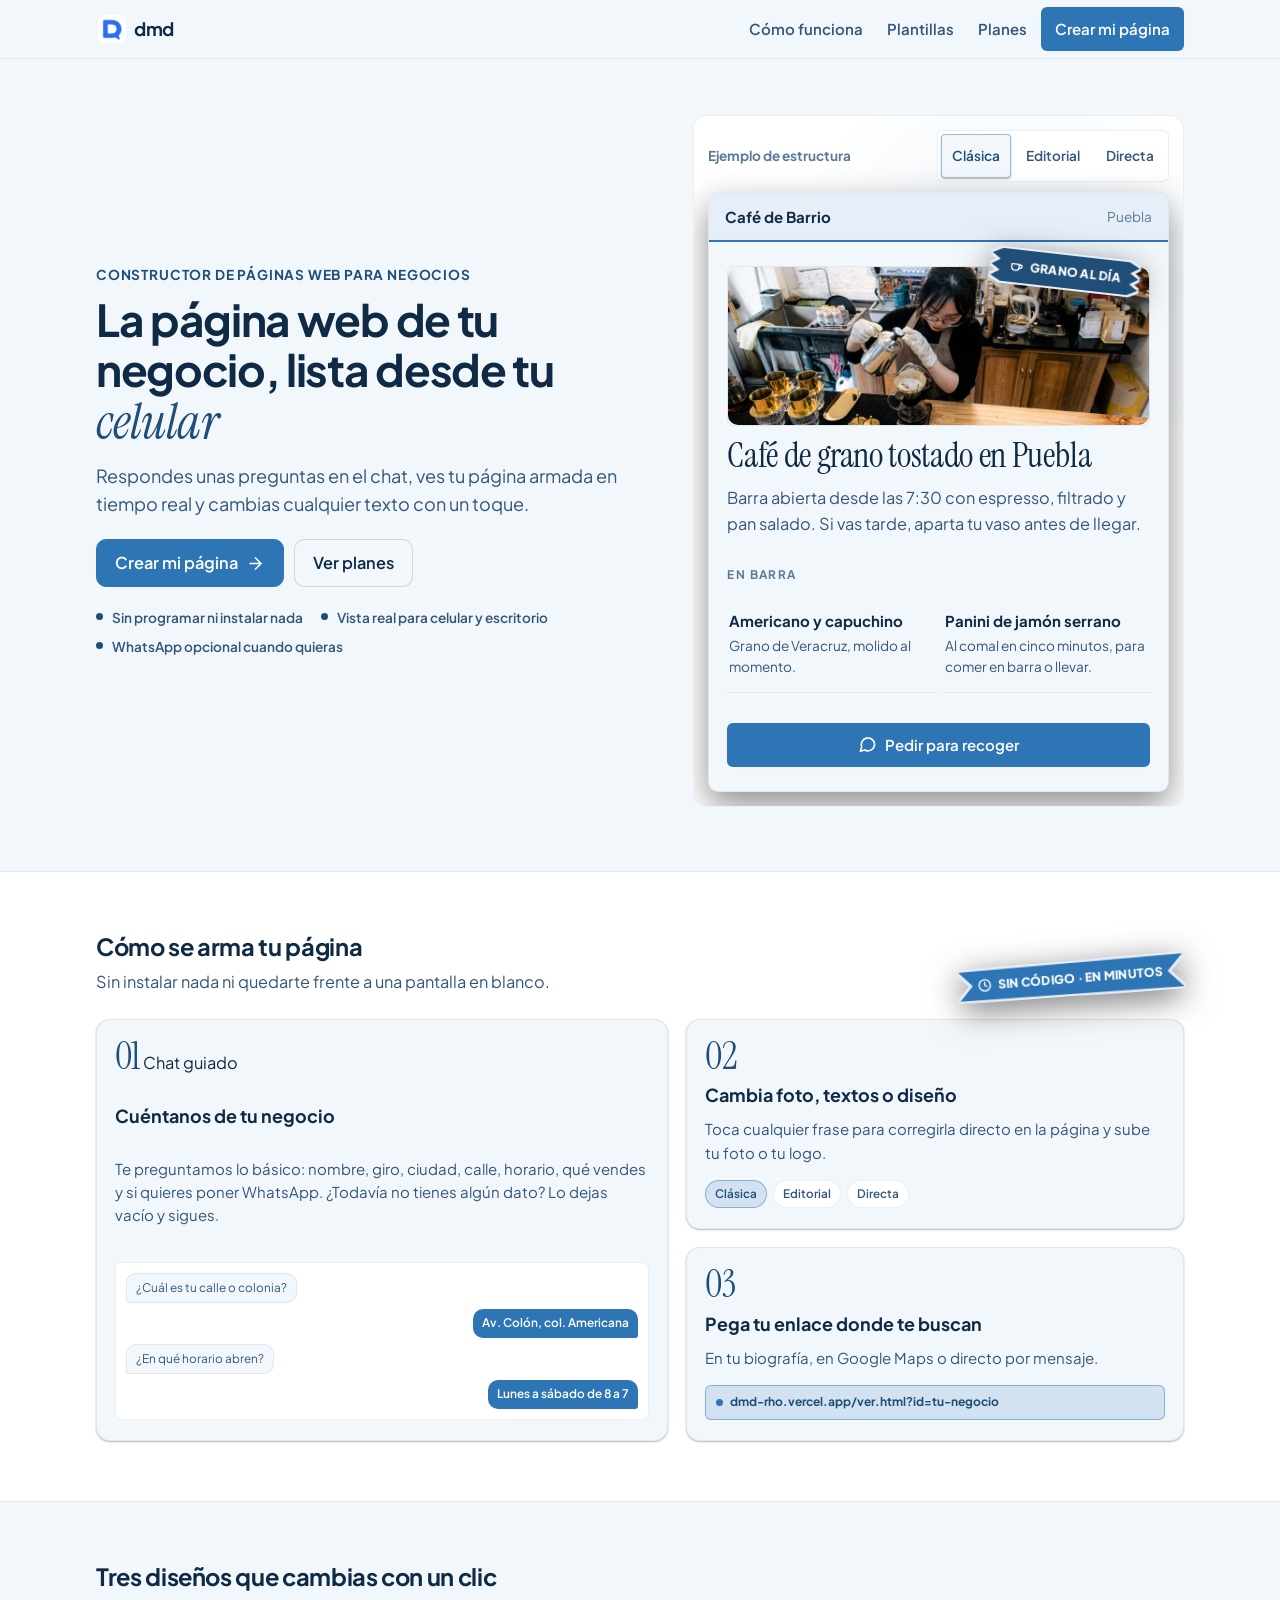
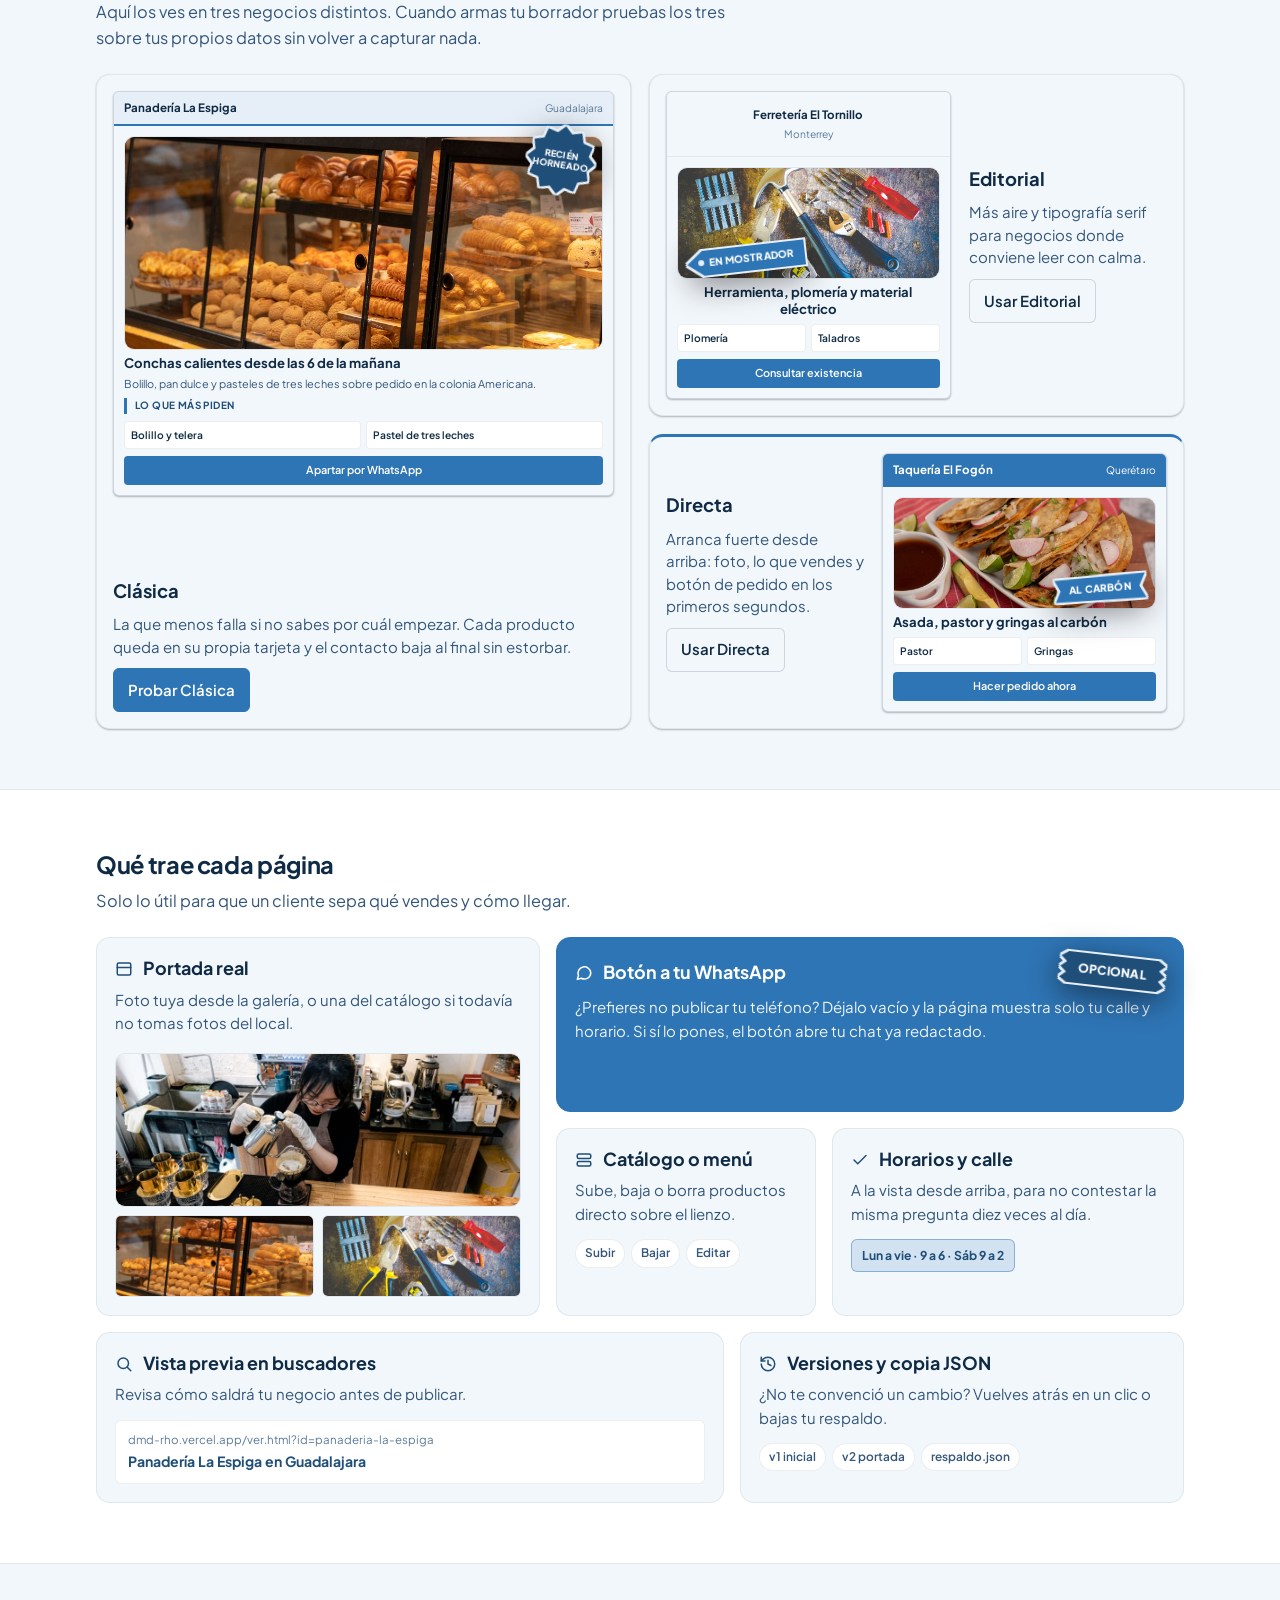
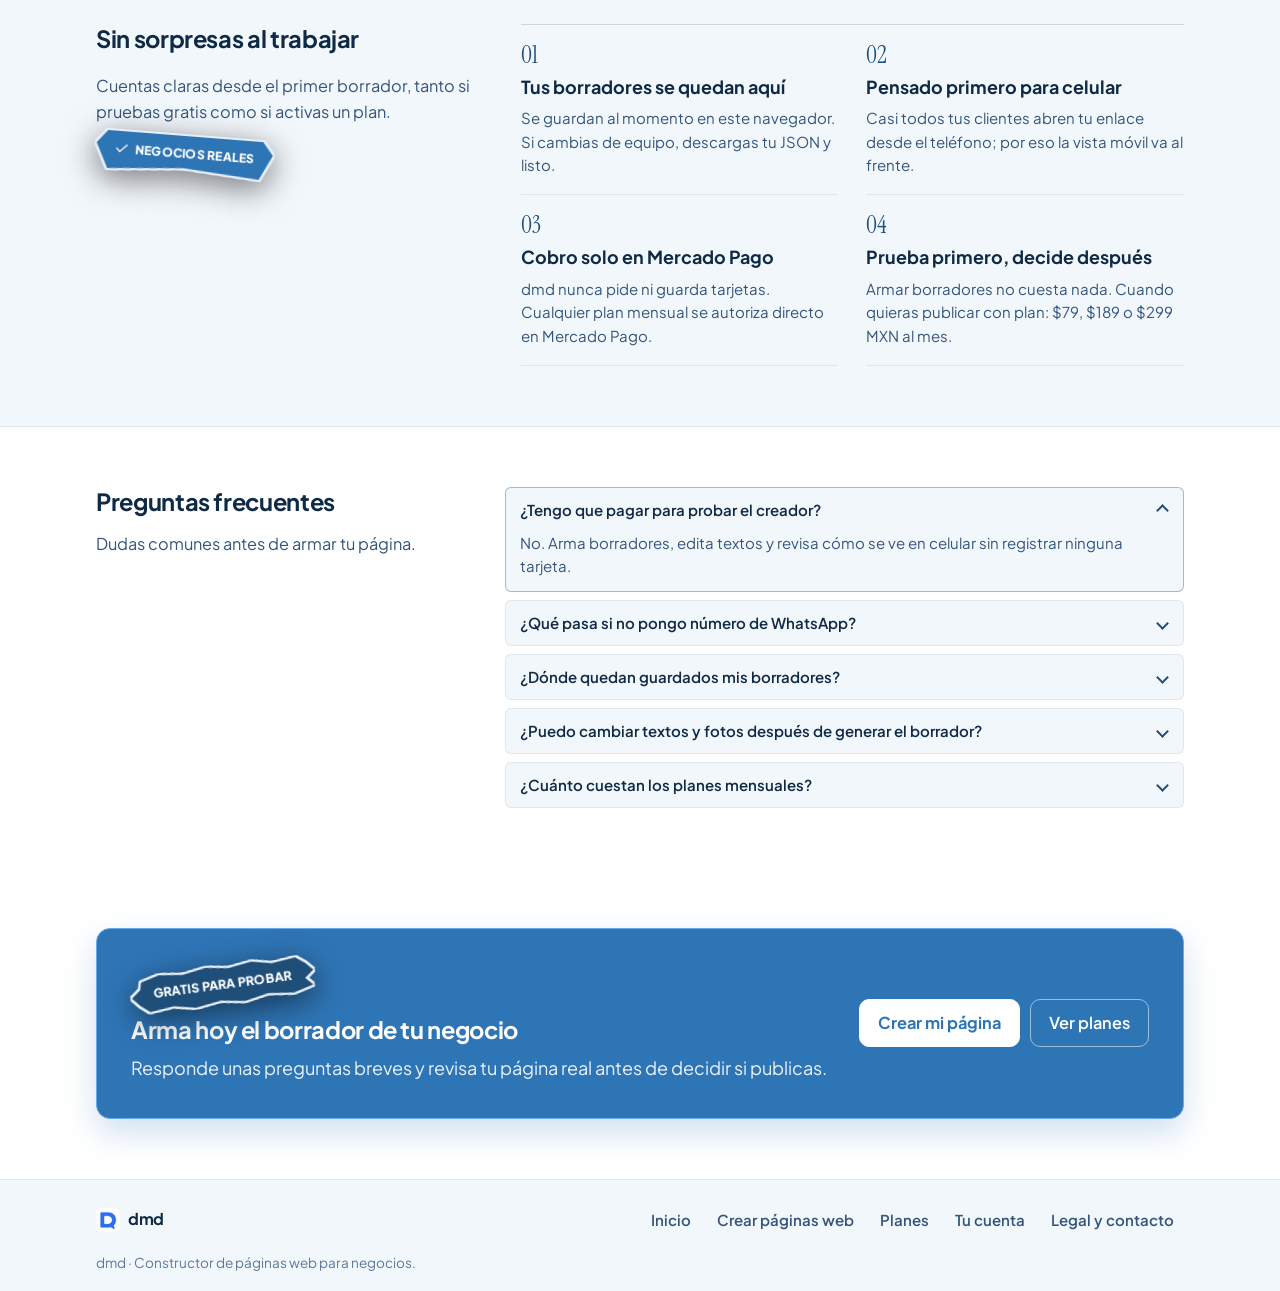
<file: index.html>
<!DOCTYPE html>
<html lang="es-MX">
<head>
  <meta charset="UTF-8">
  <meta name="viewport" content="width=device-width, initial-scale=1, viewport-fit=cover">
  <meta name="theme-color" content="#ffffff">
  <meta name="color-scheme" content="light">
  <title>dmd | Constructor de páginas web para negocios</title>
  <link rel="icon" href="/favicon.ico">
  <link rel="apple-touch-icon" href="/apple-touch-icon.png">
  <meta name="apple-mobile-web-app-title" content="DMD">
  <meta name="description" content="Crea, edita y publica la página web de tu negocio desde tu celular o computadora. Plantillas limpias, vista previa real y contacto directo a WhatsApp.">
  <script>
    (function () {
      var ua = navigator.userAgent || "";
      var p = /iPad|iPhone|iPod/.test(ua) || (navigator.platform === "MacIntel" && navigator.maxTouchPoints > 1)
        ? "ios"
        : /Android/i.test(ua)
          ? "android"
          : "desktop";
      document.documentElement.dataset.platform = p;
    })();
  </script>
  <link rel="preconnect" href="https://fonts.googleapis.com">
  <link rel="preconnect" href="https://fonts.gstatic.com" crossorigin>
  <link href="https://fonts.googleapis.com/css2?family=Instrument+Serif:ital@0;1&family=Plus+Jakarta+Sans:wght@600;700;800&display=swap" rel="stylesheet">
  <link rel="stylesheet" href="styles.css">
</head>
<body class="landing-body">
  <a class="skip-link" href="#contenido">Saltar al contenido principal</a>

  <header class="site-header">
    <div class="container container-wide header-inner">
      <a class="brand" href="index.html" aria-label="dmd, ir al inicio">
        <img src="/logo.png" class="brand-logo" alt="" aria-hidden="true">
        <span>dmd</span>
      </a>

      <nav class="site-nav" aria-label="Navegación principal">
        <a class="nav-link nav-link-desktop" href="#como-funciona">Cómo funciona</a>
        <a class="nav-link nav-link-desktop" href="#plantillas">Plantillas</a>
        <a class="nav-link" href="pago.html">Planes</a>
        <a class="nav-link nav-link-cta" href="app.html">Crear mi página</a>
      </nav>
    </div>
  </header>

  <main id="contenido" tabindex="-1">
    <!-- Portada principal -->
    <section class="landing-hero" aria-labelledby="titulo-principal">
      <div class="container container-wide hero-grid">
        <div class="hero-copy">
          <p class="hero-eyebrow">Constructor de páginas web para negocios</p>
          <h1 id="titulo-principal">La página web de tu negocio, lista desde tu <em class="editorial-emphasis">celular</em></h1>
          <p class="lead">
            Respondes unas preguntas en el chat, ves tu página armada en tiempo real y cambias cualquier texto con un toque.
          </p>

          <div class="hero-actions hero-actions-row">
            <a id="cta-crear-pagina" class="btn btn-primary btn-sheen" href="app.html">
              <span>Crear mi página</span>
              <svg class="btn-icon btn-icon-arrow" viewBox="0 0 24 24" fill="none" stroke="currentColor" stroke-width="2" stroke-linecap="round" stroke-linejoin="round" aria-hidden="true">
                <path d="M5 12h14"></path>
                <path d="m12 5 7 7-7 7"></path>
              </svg>
            </a>
            <a class="btn btn-secondary" href="pago.html">Ver planes</a>
          </div>

          <ul class="hero-highlights" aria-label="Ventajas principales">
            <li>Sin programar ni instalar nada</li>
            <li>Vista real para celular y escritorio</li>
            <li>WhatsApp opcional cuando quieras</li>
          </ul>
        </div>

        <!-- Ejemplo interactivo de cómo se ve una página creada en dmd -->
        <div id="hero-showcase-stage" class="hero-showcase spotlight-surface" aria-label="Ejemplo interactivo de página web">
          <div class="showcase-bar">
            <span class="showcase-caption">Ejemplo de estructura</span>
            <div class="showcase-tabs" role="tablist" aria-label="Probar plantillas de ejemplo">
              <button type="button" class="showcase-tab is-active" role="tab" aria-selected="true" data-demo-tpl="clasica">Clásica</button>
              <button type="button" class="showcase-tab" role="tab" aria-selected="false" data-demo-tpl="editorial">Editorial</button>
              <button type="button" class="showcase-tab" role="tab" aria-selected="false" data-demo-tpl="directa">Directa</button>
            </div>
          </div>

          <div id="hero-demo-page" class="biz-page biz-template-clasica biz-giro-cafeteria hero-demo-card">
            <div class="biz-topbar">
              <div class="biz-identity">
                <span class="biz-topbar-name" data-demo-field="nombre">Café de Barrio</span>
              </div>
              <span class="biz-topbar-city" data-demo-field="ciudad">Puebla</span>
            </div>
            <div class="biz-body hero-demo-body">
              <div class="biz-section biz-hero">
                <div class="hero-demo-cover">
                  <img
                    class="hero-demo-photo"
                    data-demo-field="foto"
                    src="img/ejemplo-cafeteria.jpg"
                    alt="Preparación de café de filtro en barra de Café de Barrio"
                    width="900"
                    height="600"
                    decoding="async"
                  >
                  <span id="hero-demo-sticker" class="biz-sticker biz-sticker-cafeteria sticker-diecut sticker-pos-tr sticker-var-ticket" aria-hidden="true">
                    <span class="sticker-cutout sticker-shape-ticket sticker-tone-claro">
                      <svg class="biz-sticker-icon" viewBox="0 0 24 24" width="15" height="15" fill="none" stroke="currentColor" stroke-width="2.1" stroke-linecap="round" stroke-linejoin="round">
                        <path d="M4 9h12v5a5 5 0 0 1-5 5H9a5 5 0 0 1-5-5V9Z"></path>
                        <path d="M16 10h2a2.5 2.5 0 0 1 0 5h-2"></path>
                      </svg>
                      <span class="sticker-label" data-demo-field="sticker">Grano al día</span>
                    </span>
                  </span>
                </div>
                <p class="biz-title hero-demo-title" data-demo-field="titulo">Café de grano tostado en Puebla</p>
                <p class="biz-intro" data-demo-field="intro">Barra abierta desde las 7:30 con espresso, filtrado y pan salado. Si vas tarde, aparta tu vaso antes de llegar.</p>
              </div>
              <div class="biz-section">
                <p class="biz-section-title" data-demo-field="seccion">En barra</p>
                <div class="hero-demo-services">
                  <div class="biz-service-card">
                    <p class="biz-service-title" data-demo-field="s1-titulo">Americano y capuchino</p>
                    <p class="biz-service-desc" data-demo-field="s1-desc">Grano de Veracruz, molido al momento.</p>
                  </div>
                  <div class="biz-service-card">
                    <p class="biz-service-title" data-demo-field="s2-titulo">Panini de jamón serrano</p>
                    <p class="biz-service-desc" data-demo-field="s2-desc">Al comal en cinco minutos, para comer en barra o llevar.</p>
                  </div>
                </div>
              </div>
              <div class="hero-demo-cta-mock" aria-hidden="true">
                <svg class="btn-icon" viewBox="0 0 24 24" fill="none" stroke="currentColor" stroke-width="2" stroke-linecap="round" stroke-linejoin="round">
                  <path d="M21 11.5a8.5 8.5 0 0 1-12.5 7.5L3 20.5l1.6-5.2A8.5 8.5 0 1 1 21 11.5Z"></path>
                </svg>
                <span data-demo-field="cta">Pedir para recoger</span>
              </div>
            </div>
          </div>
        </div>
      </div>
    </section>

    <!-- Cómo funciona (composición asimétrica real) -->
    <section id="como-funciona" class="landing-section" aria-labelledby="titulo-pasos">
      <div class="container container-wide">
        <div class="section-head section-head-with-sticker">
          <div>
            <h2 id="titulo-pasos">Cómo se arma tu página</h2>
            <p class="section-sub">Sin instalar nada ni quedarte frente a una pantalla en blanco.</p>
          </div>
          <span class="sticker-diecut sticker-inline sticker-var-ribbon" aria-hidden="true">
            <span class="sticker-cutout sticker-shape-ribbon sticker-tone-verde">
              <svg viewBox="0 0 24 24" width="15" height="15" fill="none" stroke="currentColor" stroke-width="2.1" stroke-linecap="round" stroke-linejoin="round">
                <circle cx="12" cy="12" r="9"></circle>
                <path d="M12 7v5l3 2"></path>
              </svg>
              <span class="sticker-label">Sin código · En minutos</span>
            </span>
          </span>
        </div>

        <ol class="steps-grid steps-asymmetric">
          <li class="step-card step-tall-lead">
            <div class="step-top-row">
              <span class="step-numeral" aria-hidden="true">01</span>
              <span class="step-tag" aria-hidden="true">Chat guiado</span>
            </div>
            <h3>Cuéntanos de tu negocio</h3>
            <p>Te preguntamos lo básico: nombre, giro, ciudad, calle, horario, qué vendes y si quieres poner WhatsApp. ¿Todavía no tienes algún dato? Lo dejas vacío y sigues.</p>
            <div class="step-mini-ui" aria-hidden="true">
              <span class="mini-bubble-q">¿Cuál es tu calle o colonia?</span>
              <span class="mini-bubble-a">Av. Colón, col. Americana</span>
              <span class="mini-bubble-q">¿En qué horario abren?</span>
              <span class="mini-bubble-a">Lunes a sábado de 8 a 7</span>
            </div>
          </li>

          <li class="step-card step-editorial-band">
            <span class="step-numeral" aria-hidden="true">02</span>
            <h3>Cambia foto, textos o diseño</h3>
            <p>Toca cualquier frase para corregirla directo en la página y sube tu foto o tu logo.</p>
            <div class="step-mini-pills" aria-hidden="true">
              <span class="is-on">Clásica</span>
              <span>Editorial</span>
              <span>Directa</span>
            </div>
          </li>

          <li class="step-card step-editorial-band step-band-tinted">
            <span class="step-numeral" aria-hidden="true">03</span>
            <h3>Pega tu enlace donde te buscan</h3>
            <p>En tu biografía, en Google Maps o directo por mensaje.</p>
            <div class="step-mini-url" aria-hidden="true">
              <span class="mini-url-dot"></span>
              <span>dmd-rho.vercel.app/ver.html?id=tu-negocio</span>
            </div>
          </li>
        </ol>
      </div>
    </section>

    <!-- Tres plantillas con giros distintos en Bento asimétrico -->
    <section id="plantillas" class="landing-section landing-section-alt" aria-labelledby="titulo-plantillas">
      <div class="container container-wide">
        <div class="section-head">
          <h2 id="titulo-plantillas">Tres diseños que cambias con un clic</h2>
          <p class="section-sub">Aquí los ves en tres negocios distintos. Cuando armas tu borrador pruebas los tres sobre tus propios datos sin volver a capturar nada.</p>
        </div>

        <div class="templates-bento">
          <!-- Tarjeta 1 alta a la izquierda (2 filas en escritorio): Clásica -->
          <article class="home-tpl-card tpl-bento-lead">
            <div class="tpl-real-preview biz-page biz-template-clasica biz-giro-panaderia" aria-label="Ejemplo de plantilla Clásica con giro de panadería">
              <div class="tpl-mini-topbar biz-topbar">
                <span class="tpl-mini-brand biz-topbar-name">Panadería La Espiga</span>
                <span class="tpl-mini-city biz-topbar-city">Guadalajara</span>
              </div>
              <div class="tpl-mini-body">
                <div class="tpl-mini-hero biz-hero">
                  <div class="tpl-mini-photo-wrap">
                    <img class="tpl-mini-photo tpl-mini-photo-tall" src="img/ejemplo-panaderia.jpg" alt="Vitrina con pan dulce y croissants de ejemplo para plantilla Clásica" loading="lazy" width="900" height="600">
                    <span class="sticker-diecut sticker-pos-tr sticker-var-seal sticker-mini-scale" aria-hidden="true">
                      <span class="sticker-cutout sticker-shape-seal sticker-tone-claro">
                        <span class="sticker-label">Recién horneado</span>
                      </span>
                    </span>
                  </div>
                  <p class="tpl-mini-title">Conchas calientes desde las 6 de la mañana</p>
                  <p class="tpl-mini-desc">Bolillo, pan dulce y pasteles de tres leches sobre pedido en la colonia Americana.</p>
                </div>
                <p class="tpl-mini-sec-title biz-section-title">Lo que más piden</p>
                <div class="tpl-mini-grid">
                  <div class="tpl-mini-card">Bolillo y telera</div>
                  <div class="tpl-mini-card">Pastel de tres leches</div>
                </div>
                <div class="tpl-mini-cta">Apartar por WhatsApp</div>
              </div>
            </div>
            <div class="tpl-bento-copy">
              <h3>Clásica</h3>
              <p>La que menos falla si no sabes por cuál empezar. Cada producto queda en su propia tarjeta y el contacto baja al final sin estorbar.</p>
              <a class="btn btn-primary btn-sm" href="app.html?plantilla=clasica">Probar Clásica</a>
            </div>
          </article>

          <!-- Tarjeta 2 horizontal arriba derecha: Editorial -->
          <article class="home-tpl-card tpl-bento-wide">
            <div class="tpl-real-preview biz-page biz-template-editorial biz-giro-ferreteria" aria-label="Ejemplo de plantilla Editorial con giro de ferretería">
              <div class="tpl-mini-topbar biz-topbar">
                <span class="tpl-mini-brand biz-topbar-name">Ferretería El Tornillo</span>
                <span class="tpl-mini-city biz-topbar-city">Monterrey</span>
              </div>
              <div class="tpl-mini-body">
                <div class="tpl-mini-hero biz-hero">
                  <div class="tpl-mini-photo-wrap">
                    <img class="tpl-mini-photo" src="img/ejemplo-ferreteria.jpg" alt="Herramientas manuales de ejemplo para plantilla Editorial" loading="lazy" width="900" height="675">
                    <span class="sticker-diecut sticker-pos-bl sticker-var-tag sticker-mini-scale" aria-hidden="true">
                      <span class="sticker-cutout sticker-shape-tag sticker-tone-verde">
                        <span class="sticker-label">En mostrador</span>
                      </span>
                    </span>
                  </div>
                  <p class="tpl-mini-title">Herramienta, plomería y material eléctrico</p>
                </div>
                <div class="tpl-mini-grid">
                  <div class="tpl-mini-card">Plomería</div>
                  <div class="tpl-mini-card">Taladros</div>
                </div>
                <div class="tpl-mini-cta">Consultar existencia</div>
              </div>
            </div>
            <div class="tpl-bento-copy">
              <h3>Editorial</h3>
              <p>Más aire y tipografía serif para negocios donde conviene leer con calma.</p>
              <a class="btn btn-secondary btn-sm" href="app.html?plantilla=editorial">Usar Editorial</a>
            </div>
          </article>

          <!-- Tarjeta 3 horizontal invertida abajo derecha: Directa -->
          <article class="home-tpl-card tpl-bento-wide tpl-bento-reverse">
            <div class="tpl-real-preview biz-page biz-template-directa biz-giro-taqueria" aria-label="Ejemplo de plantilla Directa con giro de taquería">
              <div class="tpl-mini-topbar biz-topbar">
                <span class="tpl-mini-brand biz-topbar-name">Taquería El Fogón</span>
                <span class="tpl-mini-city biz-topbar-city">Querétaro</span>
              </div>
              <div class="tpl-mini-body">
                <div class="tpl-mini-hero biz-hero">
                  <div class="tpl-mini-photo-wrap">
                    <img class="tpl-mini-photo" src="img/ejemplo-taqueria.jpg" alt="Tacos tradicionales con rábanos y salsa de ejemplo para plantilla Directa" loading="lazy" width="900" height="601">
                    <span class="sticker-diecut sticker-pos-br sticker-var-ribbon sticker-mini-scale" aria-hidden="true">
                      <span class="sticker-cutout sticker-shape-ribbon sticker-tone-verde">
                        <span class="sticker-label">Al carbón</span>
                      </span>
                    </span>
                  </div>
                  <p class="tpl-mini-title">Asada, pastor y gringas al carbón</p>
                </div>
                <div class="tpl-mini-grid">
                  <div class="tpl-mini-card">Pastor</div>
                  <div class="tpl-mini-card">Gringas</div>
                </div>
                <div class="tpl-mini-cta">Hacer pedido ahora</div>
              </div>
            </div>
            <div class="tpl-bento-copy">
              <h3>Directa</h3>
              <p>Arranca fuerte desde arriba: foto, lo que vendes y botón de pedido en los primeros segundos.</p>
              <a class="btn btn-secondary btn-sm" href="app.html?plantilla=directa">Usar Directa</a>
            </div>
          </article>
        </div>
      </div>
    </section>

    <!-- Qué incluye (Bento asimétrico real multifila) -->
    <section class="landing-section" aria-labelledby="titulo-incluye">
      <div class="container container-wide">
        <div class="section-head">
          <h2 id="titulo-incluye">Qué trae cada página</h2>
          <p class="section-sub">Solo lo útil para que un cliente sepa qué vendes y cómo llegar.</p>
        </div>

        <ul class="features-grid bento-asymmetric">
          <li class="feature-card bento-tile-tall">
            <div class="bento-head">
              <svg class="includes-icon" viewBox="0 0 24 24" fill="none" stroke="currentColor" stroke-width="2" stroke-linecap="round" stroke-linejoin="round" aria-hidden="true">
                <rect x="3" y="4" width="18" height="16" rx="2"></rect>
                <path d="M3 10h18"></path>
              </svg>
              <h3>Portada real</h3>
            </div>
            <p>Foto tuya desde la galería, o una del catálogo si todavía no tomas fotos del local.</p>
            <div class="bento-collage" aria-hidden="true">
              <img class="bento-collage-main" src="img/ejemplo-cafeteria.jpg" alt="" loading="lazy" width="440" height="240">
              <img class="bento-collage-sub" src="img/ejemplo-panaderia.jpg" alt="" loading="lazy" width="220" height="140">
              <img class="bento-collage-sub" src="img/ejemplo-ferreteria.jpg" alt="" loading="lazy" width="220" height="140">
            </div>
          </li>

          <li class="feature-card bento-tile-wide-accent bento-card-accent">
            <div class="bento-head-split">
              <div class="bento-head">
                <svg class="includes-icon" viewBox="0 0 24 24" fill="none" stroke="currentColor" stroke-width="2" stroke-linecap="round" stroke-linejoin="round" aria-hidden="true">
                  <path d="M21 11.5a8.5 8.5 0 0 1-12.5 7.5L3 20.5l1.6-5.2A8.5 8.5 0 1 1 21 11.5Z"></path>
                </svg>
                <h3>Botón a tu WhatsApp</h3>
              </div>
              <span class="sticker-diecut sticker-inline sticker-var-ticket" aria-hidden="true">
                <span class="sticker-cutout sticker-shape-ticket sticker-tone-claro">
                  <span class="sticker-label">Opcional</span>
                </span>
              </span>
            </div>
            <p>¿Prefieres no publicar tu teléfono? Déjalo vacío y la página muestra solo tu calle y horario. Si sí lo pones, el botón abre tu chat ya redactado.</p>
          </li>

          <li class="feature-card bento-tile-mid-left">
            <div class="bento-head">
              <svg class="includes-icon" viewBox="0 0 24 24" fill="none" stroke="currentColor" stroke-width="2" stroke-linecap="round" stroke-linejoin="round" aria-hidden="true">
                <rect x="3" y="4" width="18" height="6" rx="2"></rect>
                <rect x="3" y="14" width="18" height="6" rx="2"></rect>
              </svg>
              <h3>Catálogo o menú</h3>
            </div>
            <p>Sube, baja o borra productos directo sobre el lienzo.</p>
            <div class="bento-chip-row" aria-hidden="true">
              <span>Subir</span>
              <span>Bajar</span>
              <span>Editar</span>
            </div>
          </li>

          <li class="feature-card bento-tile-mid-right">
            <div class="bento-head">
              <svg class="includes-icon" viewBox="0 0 24 24" fill="none" stroke="currentColor" stroke-width="2" stroke-linecap="round" stroke-linejoin="round" aria-hidden="true">
                <path d="M20 6 9 17l-5-5"></path>
              </svg>
              <h3>Horarios y calle</h3>
            </div>
            <p>A la vista desde arriba, para no contestar la misma pregunta diez veces al día.</p>
            <div class="bento-hours-pill" aria-hidden="true">Lun a vie · 9 a 6 · Sáb 9 a 2</div>
          </li>

          <li class="feature-card bento-tile-bot-left">
            <div class="bento-head">
              <svg class="includes-icon" viewBox="0 0 24 24" fill="none" stroke="currentColor" stroke-width="2" stroke-linecap="round" stroke-linejoin="round" aria-hidden="true">
                <circle cx="11" cy="11" r="7"></circle>
                <path d="m21 21-4.3-4.3"></path>
              </svg>
              <h3>Vista previa en buscadores</h3>
            </div>
            <p>Revisa cómo saldrá tu negocio antes de publicar.</p>
            <div class="bento-seo-mock" aria-hidden="true">
              <span class="bento-seo-url">dmd-rho.vercel.app/ver.html?id=panaderia-la-espiga</span>
              <span class="bento-seo-title">Panadería La Espiga en Guadalajara</span>
            </div>
          </li>

          <li class="feature-card bento-tile-bot-right">
            <div class="bento-head">
              <svg class="includes-icon" viewBox="0 0 24 24" fill="none" stroke="currentColor" stroke-width="2" stroke-linecap="round" stroke-linejoin="round" aria-hidden="true">
                <path d="M3 12a9 9 0 1 0 9-9 9.75 9.75 0 0 0-6.74 2.74L3 8"></path>
                <path d="M3 3v5h5"></path>
                <path d="M12 7v5l4 2"></path>
              </svg>
              <h3>Versiones y copia JSON</h3>
            </div>
            <p>¿No te convenció un cambio? Vuelves atrás en un clic o bajas tu respaldo.</p>
            <div class="bento-chip-row" aria-hidden="true">
              <span>v1 inicial</span>
              <span>v2 portada</span>
              <span>respaldo.json</span>
            </div>
          </li>
        </ul>
      </div>
    </section>

    <!-- Elementos de confianza (editorial 2 columnas) -->
    <section class="landing-section landing-section-alt" aria-labelledby="titulo-confianza">
      <div class="container container-wide trust-editorial-layout">
        <div class="trust-intro-col">
          <h2 id="titulo-confianza">Sin sorpresas al trabajar</h2>
          <p class="section-sub">Cuentas claras desde el primer borrador, tanto si pruebas gratis como si activas un plan.</p>
          <span class="sticker-diecut sticker-inline sticker-var-shield" aria-hidden="true">
            <span class="sticker-cutout sticker-shape-shield sticker-tone-verde">
              <svg viewBox="0 0 24 24" width="15" height="15" fill="none" stroke="currentColor" stroke-width="2.1" stroke-linecap="round" stroke-linejoin="round">
                <path d="M20 6 9 17l-5-5"></path>
              </svg>
              <span class="sticker-label">Negocios reales</span>
            </span>
          </span>
        </div>

        <div class="trust-grid trust-ruled-grid">
          <div class="trust-card trust-ruled-item">
            <span class="trust-index" aria-hidden="true">01</span>
            <h3>Tus borradores se quedan aquí</h3>
            <p>Se guardan al momento en este navegador. Si cambias de equipo, descargas tu JSON y listo.</p>
          </div>

          <div class="trust-card trust-ruled-item">
            <span class="trust-index" aria-hidden="true">02</span>
            <h3>Pensado primero para celular</h3>
            <p>Casi todos tus clientes abren tu enlace desde el teléfono; por eso la vista móvil va al frente.</p>
          </div>

          <div class="trust-card trust-ruled-item">
            <span class="trust-index" aria-hidden="true">03</span>
            <h3>Cobro solo en Mercado Pago</h3>
            <p>dmd nunca pide ni guarda tarjetas. Cualquier plan mensual se autoriza directo en Mercado Pago.</p>
          </div>

          <div class="trust-card trust-ruled-item">
            <span class="trust-index" aria-hidden="true">04</span>
            <h3>Prueba primero, decide después</h3>
            <p>Armar borradores no cuesta nada. Cuando quieras publicar con plan: $79, $189 o $299 MXN al mes.</p>
          </div>
        </div>
      </div>
    </section>

    <!-- Preguntas frecuentes (editorial dividido) -->
    <section id="preguntas" class="landing-section" aria-labelledby="titulo-faq-home">
      <div class="container container-wide faq-split-layout">
        <div class="faq-head-col">
          <h2 id="titulo-faq-home">Preguntas frecuentes</h2>
          <p class="section-sub">Dudas comunes antes de armar tu página.</p>
        </div>

        <div class="faq-list home-faq-list">
          <details class="faq-item" open>
            <summary class="faq-question">¿Tengo que pagar para probar el creador?</summary>
            <p class="faq-answer">No. Arma borradores, edita textos y revisa cómo se ve en celular sin registrar ninguna tarjeta.</p>
          </details>

          <details class="faq-item">
            <summary class="faq-question">¿Qué pasa si no pongo número de WhatsApp?</summary>
            <p class="faq-answer">Tu página funciona igual y muestra la ubicación u horario de tu negocio en lugar del botón. Tampoco agrega invitaciones falsas a escribirte. Si después decides sumar tu número en Diseño, el botón aparece solo.</p>
          </details>

          <details class="faq-item">
            <summary class="faq-question">¿Dónde quedan guardados mis borradores?</summary>
            <p class="faq-answer">En el navegador donde estás trabajando. Para pasarlos a otro teléfono o computadora, descarga tu archivo JSON desde el menú lateral y cárgalo allá.</p>
          </details>

          <details class="faq-item">
            <summary class="faq-question">¿Puedo cambiar textos y fotos después de generar el borrador?</summary>
            <p class="faq-answer">Sí, tocas cualquier título, tarjeta o foto en Editar y lo cambias directo sobre la página.</p>
          </details>

          <details class="faq-item">
            <summary class="faq-question">¿Cuánto cuestan los planes mensuales?</summary>
            <p class="faq-answer">Básico cuesta $79 MXN, Emprendedor $189 MXN y Negocio $299 MXN al mes por Mercado Pago. <a href="pago.html">Ver los 3 planes</a>.</p>
          </details>
        </div>
      </div>
    </section>

    <!-- Cierre / CTA final -->
    <section class="landing-section" aria-labelledby="titulo-cta-final">
      <div class="container container-wide">
        <div class="final-cta-card final-cta-accent">
          <div class="final-cta-copy">
            <span class="sticker-diecut sticker-inline sticker-var-burst" aria-hidden="true">
              <span class="sticker-cutout sticker-shape-burst sticker-tone-claro">
                <span class="sticker-label">Gratis para probar</span>
              </span>
            </span>
            <h2 id="titulo-cta-final">Arma hoy el borrador de tu negocio</h2>
            <p class="lead">Responde unas preguntas breves y revisa tu página real antes de decidir si publicas.</p>
          </div>
          <div class="final-cta-actions">
            <a class="btn btn-on-accent" href="app.html">Crear mi página</a>
            <a class="btn btn-outline-on-accent" href="pago.html">Ver planes</a>
          </div>
        </div>
      </div>
    </section>
  </main>

  <footer class="site-footer">
    <div class="container container-wide footer-inner">
      <div class="footer-top">
        <a class="footer-brand" href="index.html" aria-label="dmd, ir al inicio">
          <img src="/logo.png" class="brand-logo brand-logo-sm" alt="" aria-hidden="true">
          <span>dmd</span>
        </a>
        <nav class="footer-nav" aria-label="Navegación del pie de página">
          <a class="footer-link" href="index.html">Inicio</a>
          <a class="footer-link" href="app.html">Crear páginas web</a>
          <a class="footer-link" href="pago.html">Planes</a>
          <a class="footer-link" href="login.html">Tu cuenta</a>
          <a class="footer-link" href="legal.html">Legal y contacto</a>
        </nav>
      </div>
      <p class="footer-note">dmd · Constructor de páginas web para negocios.</p>
    </div>
  </footer>

  <script src="app.js"></script>
</body>
</html>
</file>
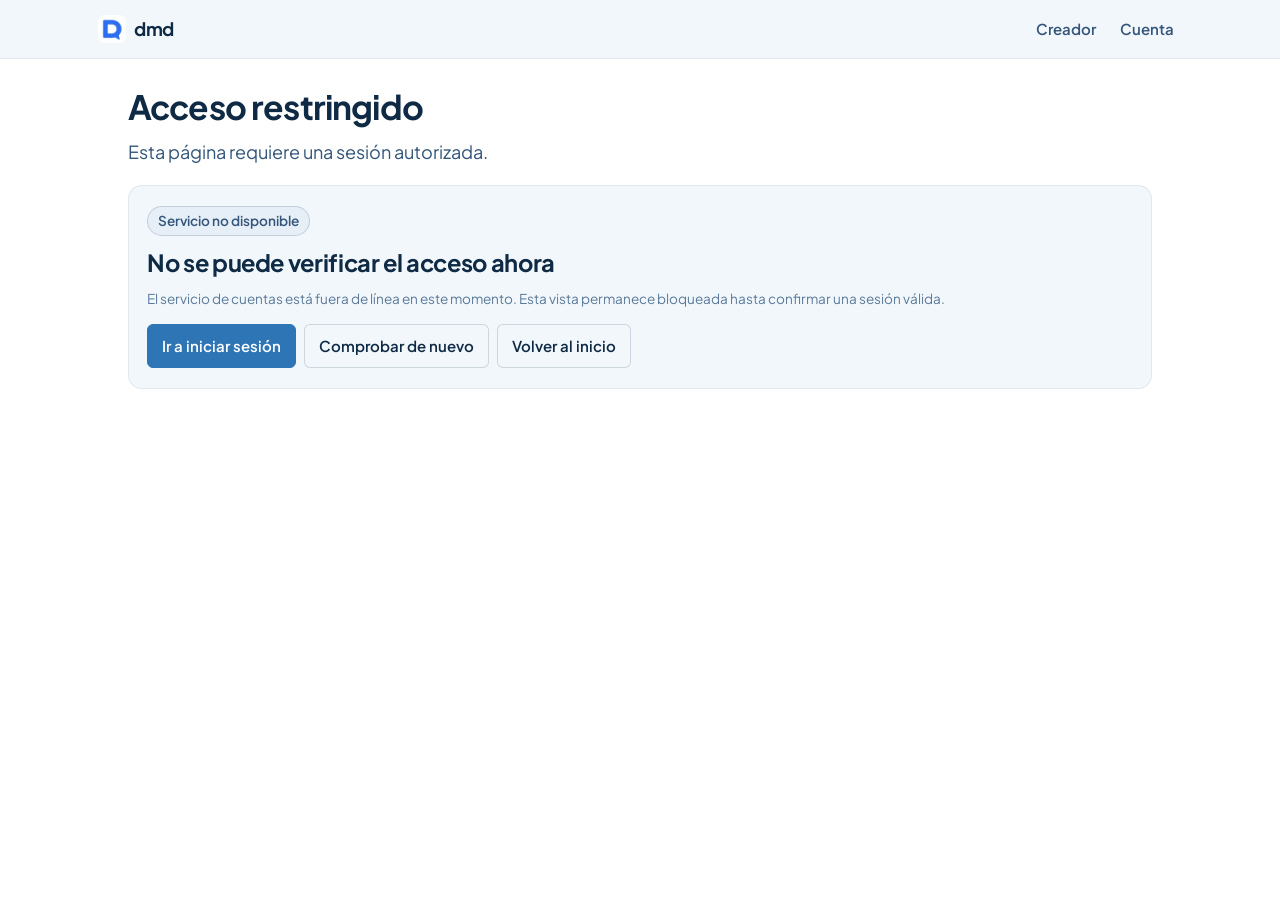
<file: admin.html>
<!DOCTYPE html>
<html lang="es-MX">
<head>
  <meta charset="UTF-8">
  <meta name="viewport" content="width=device-width, initial-scale=1, viewport-fit=cover">
  <meta name="theme-color" content="#ffffff">
  <meta name="color-scheme" content="light">
  <meta name="robots" content="noindex, nofollow">
  <title>Acceso restringido | dmd</title>
  <script>
    (function () {
      var ua = navigator.userAgent || "";
      var p = /iPad|iPhone|iPod/.test(ua) || (navigator.platform === "MacIntel" && navigator.maxTouchPoints > 1)
        ? "ios"
        : /Android/i.test(ua)
          ? "android"
          : "desktop";
      document.documentElement.dataset.platform = p;
    })();
  </script>
  <link rel="preconnect" href="https://fonts.googleapis.com">
  <link rel="preconnect" href="https://fonts.gstatic.com" crossorigin>
  <link href="https://fonts.googleapis.com/css2?family=Instrument+Serif:ital@0;1&family=Plus+Jakarta+Sans:wght@600;700;800&display=swap" rel="stylesheet">
  <link rel="stylesheet" href="styles.css">
</head>
<body>
  <a class="skip-link" href="#contenido">Saltar al contenido principal</a>

  <header class="site-header">
    <div class="container container-wide header-inner">
      <a class="brand" href="index.html" aria-label="dmd, ir al inicio">
        <img src="/logo.png" class="brand-logo" alt="" aria-hidden="true">
        <span>dmd</span>
      </a>

      <nav class="site-nav" aria-label="Navegación principal">
        <a class="nav-link" href="app.html">Creador</a>
        <a class="nav-link" href="login.html">Cuenta</a>
      </nav>
    </div>
  </header>

  <main id="contenido" tabindex="-1">
    <div class="container container-plans">
      <section class="page-intro" aria-labelledby="titulo-admin">
        <h1 id="titulo-admin">Acceso restringido</h1>
        <p id="subtitulo-admin" class="lead">Esta página requiere una sesión autorizada.</p>
      </section>

      <!-- Estado de carga -->
      <section id="admin-cargando" class="card admin-guard-card" role="status" aria-live="polite">
        <div class="loading-inline">
          <span class="spinner spinner-accent" aria-hidden="true"></span>
          <span>Verificando acceso...</span>
        </div>
      </section>

      <!-- Acceso bloqueado (sin sesión o servicio fuera de línea) -->
      <section id="admin-bloqueado" class="card admin-guard-card" aria-labelledby="titulo-admin-bloqueado" hidden>
        <span id="admin-bloqueado-badge" class="status-pill status-pill-muted">Acceso restringido</span>
        <h2 id="titulo-admin-bloqueado">Inicia sesión para continuar</h2>
        <p id="admin-bloqueado-msg" class="field-hint">
          El contenido permanece oculto hasta confirmar una cuenta con permisos.
        </p>
        <div class="service-alert-actions">
          <a class="btn btn-primary btn-sm" href="login.html">Ir a iniciar sesión</a>
          <button id="btn-admin-reintentar" class="btn btn-secondary btn-sm" type="button">
            Comprobar de nuevo
          </button>
          <a class="btn btn-secondary btn-sm" href="index.html">Volver al inicio</a>
        </div>
        <p id="admin-bloqueado-estado" class="status-banner" role="status" aria-live="polite"></p>
      </section>

      <!-- Panel protegido (solo visible con sesión confirmada) -->
      <div id="admin-contenido" hidden>
        <section class="card admin-session-bar" aria-label="Sesión actual">
          <div>
            <p class="field-hint">Sesión activa</p>
            <strong id="admin-usuario-nombre"></strong>
            <span id="admin-usuario-correo" class="field-hint"></span>
          </div>
          <div class="session-actions">
            <button id="btn-admin-actualizar" class="btn btn-secondary btn-sm" type="button">
              Actualizar datos
            </button>
            <button id="btn-admin-cerrar-sesion" class="btn btn-secondary btn-sm" type="button">
              Cerrar sesión
            </button>
          </div>
        </section>

        <p id="admin-estado-datos" class="notice-box" role="status" aria-live="polite">
          Consultando registros reales...
        </p>

        <section class="admin-kpi-grid" aria-label="Resumen general">
          <article class="card admin-kpi-card">
            <span class="sub-summary-label">Usuarios</span>
            <strong id="kpi-usuarios" class="admin-kpi-value">Sin datos</strong>
          </article>
          <article class="card admin-kpi-card">
            <span class="sub-summary-label">Suscripciones</span>
            <strong id="kpi-suscripciones" class="admin-kpi-value">Sin datos</strong>
          </article>
          <article class="card admin-kpi-card">
            <span class="sub-summary-label">Pagos</span>
            <strong id="kpi-pagos" class="admin-kpi-value">Sin datos</strong>
          </article>
          <article class="card admin-kpi-card">
            <span class="sub-summary-label">Cancelaciones</span>
            <strong id="kpi-cancelaciones" class="admin-kpi-value">Sin datos</strong>
          </article>
        </section>

        <section class="card admin-tables-card" aria-label="Registros de operación">
          <div class="admin-tabs" role="tablist" aria-label="Secciones de registros">
            <button type="button" class="edtab edtab-active" role="tab" aria-selected="true" data-admin-tab="usuarios">Usuarios</button>
            <button type="button" class="edtab" role="tab" aria-selected="false" data-admin-tab="suscripciones">Suscripciones</button>
            <button type="button" class="edtab" role="tab" aria-selected="false" data-admin-tab="pagos">Pagos</button>
            <button type="button" class="edtab" role="tab" aria-selected="false" data-admin-tab="cancelaciones">Cancelaciones</button>
          </div>

          <div id="admin-panel-usuarios" class="admin-panel" role="tabpanel">
            <div class="admin-table-wrap">
              <table class="admin-table">
                <thead>
                  <tr>
                    <th scope="col">Nombre</th>
                    <th scope="col">Correo</th>
                    <th scope="col">Alta</th>
                    <th scope="col">Estado</th>
                  </tr>
                </thead>
                <tbody id="tbody-admin-usuarios"></tbody>
              </table>
            </div>
            <p id="vacio-admin-usuarios" class="admin-empty-state">
              Sin datos todavía. Los usuarios aparecerán cuando el servicio de administración esté conectado.
            </p>
          </div>

          <div id="admin-panel-suscripciones" class="admin-panel" role="tabpanel" hidden>
            <div class="admin-table-wrap">
              <table class="admin-table">
                <thead>
                  <tr>
                    <th scope="col">Cuenta</th>
                    <th scope="col">Plan</th>
                    <th scope="col">Monto</th>
                    <th scope="col">Estado</th>
                    <th scope="col">Fecha</th>
                  </tr>
                </thead>
                <tbody id="tbody-admin-suscripciones"></tbody>
              </table>
            </div>
            <p id="vacio-admin-suscripciones" class="admin-empty-state">
              Sin datos todavía. Las suscripciones reales de Mercado Pago aparecerán aquí al conectarse el servicio.
            </p>
          </div>

          <div id="admin-panel-pagos" class="admin-panel" role="tabpanel" hidden>
            <div class="admin-table-wrap">
              <table class="admin-table">
                <thead>
                  <tr>
                    <th scope="col">Referencia</th>
                    <th scope="col">Cuenta</th>
                    <th scope="col">Plan</th>
                    <th scope="col">Monto</th>
                    <th scope="col">Fecha</th>
                  </tr>
                </thead>
                <tbody id="tbody-admin-pagos"></tbody>
              </table>
            </div>
            <p id="vacio-admin-pagos" class="admin-empty-state">
              Sin datos todavía. No se muestran pagos simulados ni cifras inventadas.
            </p>
          </div>

          <div id="admin-panel-cancelaciones" class="admin-panel" role="tabpanel" hidden>
            <div class="admin-table-wrap">
              <table class="admin-table">
                <thead>
                  <tr>
                    <th scope="col">Cuenta</th>
                    <th scope="col">Plan</th>
                    <th scope="col">Fecha de baja</th>
                    <th scope="col">Motivo</th>
                  </tr>
                </thead>
                <tbody id="tbody-admin-cancelaciones"></tbody>
              </table>
            </div>
            <p id="vacio-admin-cancelaciones" class="admin-empty-state">
              Sin datos todavía. Las cancelaciones reales registradas aparecerán aquí.
            </p>
          </div>
        </section>
      </div>
    </div>
  </main>

  <script src="cuenta.js"></script>
  <script src="admin.js"></script>
</body>
</html>
</file>
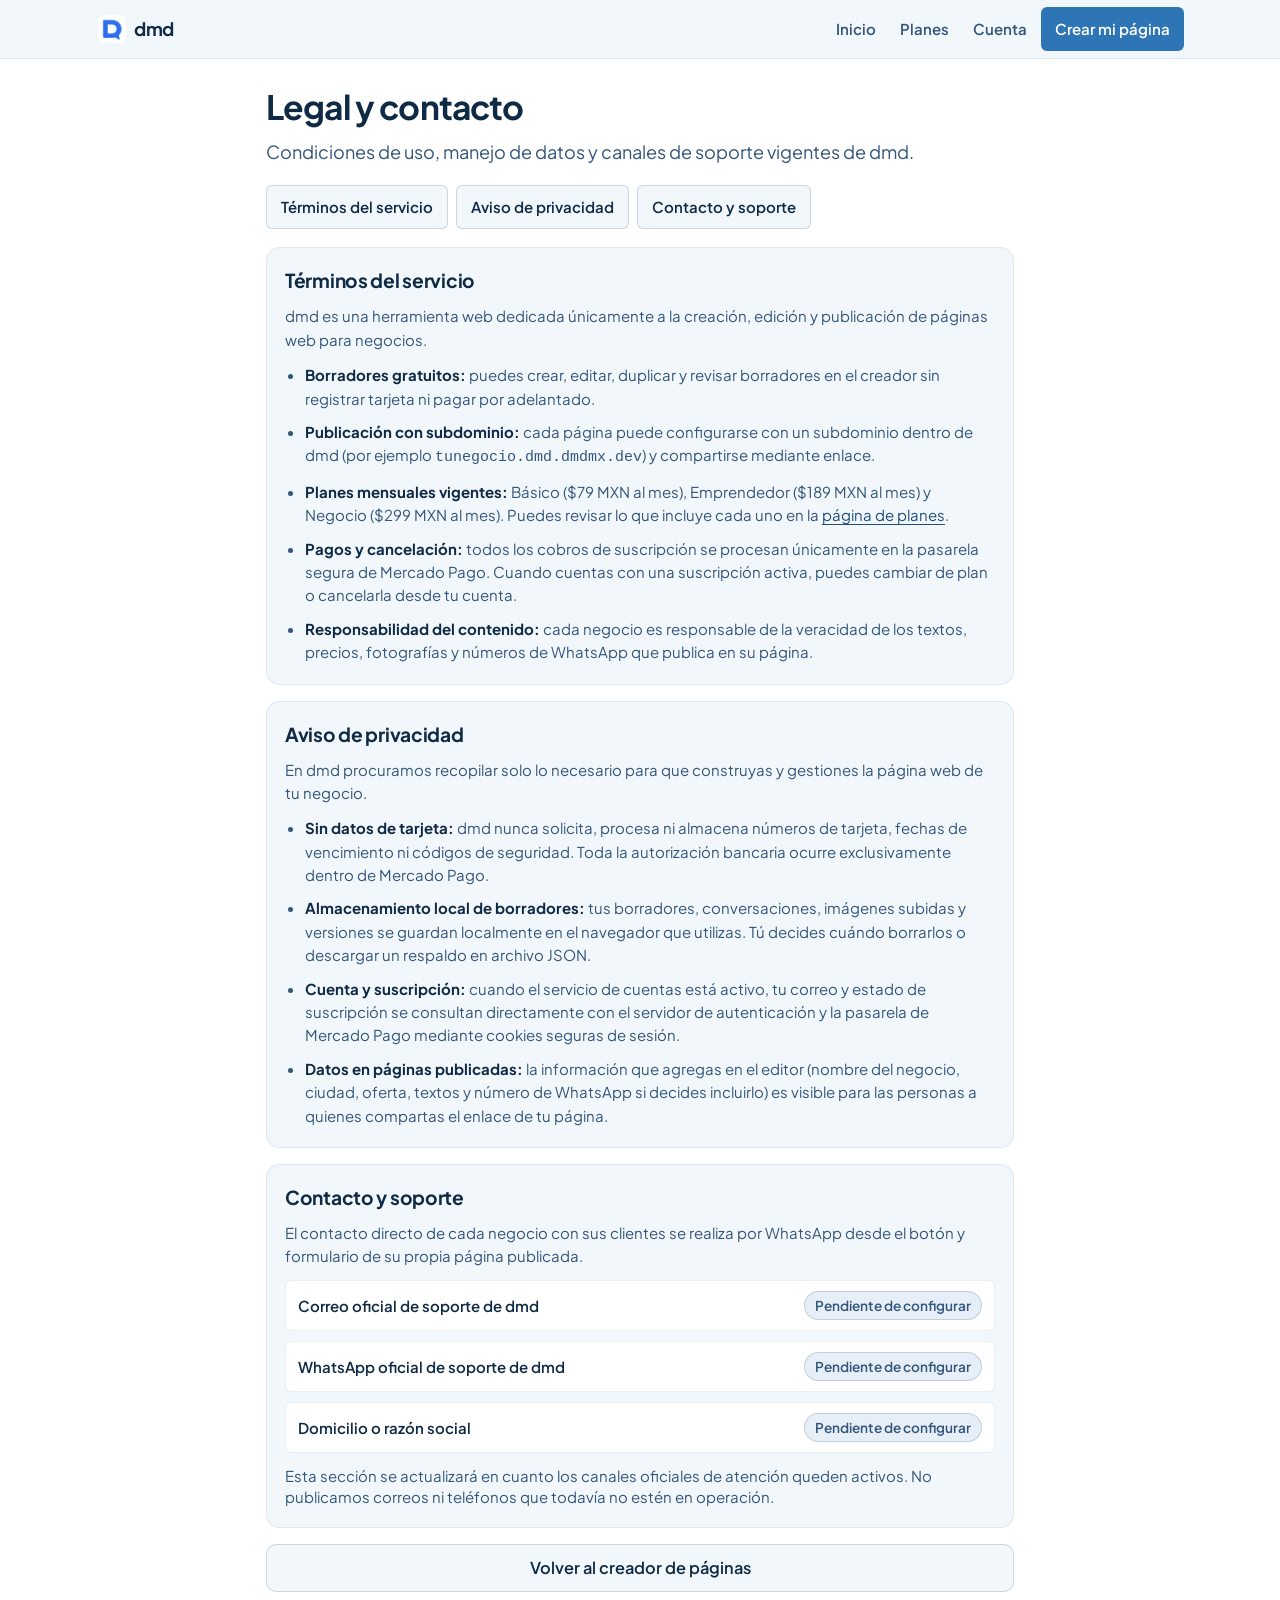
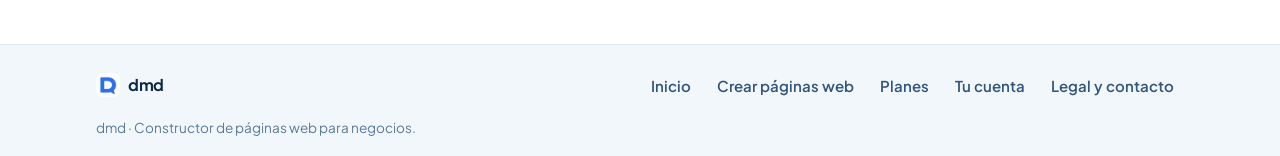
<file: legal.html>
<!DOCTYPE html>
<html lang="es-MX">
<head>
  <meta charset="UTF-8">
  <meta name="viewport" content="width=device-width, initial-scale=1, viewport-fit=cover">
  <meta name="theme-color" content="#ffffff">
  <meta name="color-scheme" content="light">
  <title>Legal y contacto | dmd</title>
  <meta name="description" content="Términos del servicio, aviso de privacidad y canales de contacto de dmd.">
  <script>
    (function () {
      var ua = navigator.userAgent || "";
      var p = /iPad|iPhone|iPod/.test(ua) || (navigator.platform === "MacIntel" && navigator.maxTouchPoints > 1)
        ? "ios"
        : /Android/i.test(ua)
          ? "android"
          : "desktop";
      document.documentElement.dataset.platform = p;
    })();
  </script>
  <link rel="preconnect" href="https://fonts.googleapis.com">
  <link rel="preconnect" href="https://fonts.gstatic.com" crossorigin>
  <link href="https://fonts.googleapis.com/css2?family=Instrument+Serif:ital@0;1&family=Plus+Jakarta+Sans:wght@600;700;800&display=swap" rel="stylesheet">
  <link rel="stylesheet" href="styles.css">
</head>
<body>
  <a class="skip-link" href="#contenido">Saltar al contenido principal</a>

  <header class="site-header">
    <div class="container container-wide header-inner">
      <a class="brand" href="index.html" aria-label="dmd, ir al inicio">
        <img src="/logo.png" class="brand-logo" alt="" aria-hidden="true">
        <span>dmd</span>
      </a>

      <nav class="site-nav" aria-label="Navegación principal">
        <a class="nav-link nav-link-desktop" href="index.html">Inicio</a>
        <a class="nav-link" href="pago.html">Planes</a>
        <a class="nav-link nav-link-desktop" href="login.html">Cuenta</a>
        <a class="nav-link nav-link-cta" href="app.html">Crear mi página</a>
      </nav>
    </div>
  </header>

  <main id="contenido" tabindex="-1">
    <div class="container container-legal">
      <section class="page-intro" aria-labelledby="titulo-legal">
        <h1 id="titulo-legal">Legal y contacto</h1>
        <p class="lead">
          Condiciones de uso, manejo de datos y canales de soporte vigentes de dmd.
        </p>
      </section>

      <nav class="legal-toc" aria-label="Secciones de esta página">
        <a class="btn btn-secondary btn-sm" href="#terminos">Términos del servicio</a>
        <a class="btn btn-secondary btn-sm" href="#privacidad">Aviso de privacidad</a>
        <a class="btn btn-secondary btn-sm" href="#contacto">Contacto y soporte</a>
      </nav>

      <article id="terminos" class="card legal-section" aria-labelledby="titulo-terminos">
        <h2 id="titulo-terminos">Términos del servicio</h2>
        <p>
          dmd es una herramienta web dedicada únicamente a la creación, edición y publicación de páginas web para negocios.
        </p>
        <ul class="legal-list">
          <li>
            <strong>Borradores gratuitos:</strong> puedes crear, editar, duplicar y revisar borradores en el creador sin registrar tarjeta ni pagar por adelantado.
          </li>
          <li>
            <strong>Publicación con subdominio:</strong> cada página puede configurarse con un subdominio dentro de dmd (por ejemplo <code>tunegocio.dmd.dmdmx.dev</code>) y compartirse mediante enlace.
          </li>
          <li>
            <strong>Planes mensuales vigentes:</strong> Básico ($79 MXN al mes), Emprendedor ($189 MXN al mes) y Negocio ($299 MXN al mes). Puedes revisar lo que incluye cada uno en la <a href="pago.html">página de planes</a>.
          </li>
          <li>
            <strong>Pagos y cancelación:</strong> todos los cobros de suscripción se procesan únicamente en la pasarela segura de Mercado Pago. Cuando cuentas con una suscripción activa, puedes cambiar de plan o cancelarla desde tu cuenta.
          </li>
          <li>
            <strong>Responsabilidad del contenido:</strong> cada negocio es responsable de la veracidad de los textos, precios, fotografías y números de WhatsApp que publica en su página.
          </li>
        </ul>
      </article>

      <article id="privacidad" class="card legal-section" aria-labelledby="titulo-privacidad">
        <h2 id="titulo-privacidad">Aviso de privacidad</h2>
        <p>
          En dmd procuramos recopilar solo lo necesario para que construyas y gestiones la página web de tu negocio.
        </p>
        <ul class="legal-list">
          <li>
            <strong>Sin datos de tarjeta:</strong> dmd nunca solicita, procesa ni almacena números de tarjeta, fechas de vencimiento ni códigos de seguridad. Toda la autorización bancaria ocurre exclusivamente dentro de Mercado Pago.
          </li>
          <li>
            <strong>Almacenamiento local de borradores:</strong> tus borradores, conversaciones, imágenes subidas y versiones se guardan localmente en el navegador que utilizas. Tú decides cuándo borrarlos o descargar un respaldo en archivo JSON.
          </li>
          <li>
            <strong>Cuenta y suscripción:</strong> cuando el servicio de cuentas está activo, tu correo y estado de suscripción se consultan directamente con el servidor de autenticación y la pasarela de Mercado Pago mediante cookies seguras de sesión.
          </li>
          <li>
            <strong>Datos en páginas publicadas:</strong> la información que agregas en el editor (nombre del negocio, ciudad, oferta, textos y número de WhatsApp si decides incluirlo) es visible para las personas a quienes compartas el enlace de tu página.
          </li>
        </ul>
      </article>

      <article id="contacto" class="card legal-section" aria-labelledby="titulo-contacto">
        <h2 id="titulo-contacto">Contacto y soporte</h2>
        <p>
          El contacto directo de cada negocio con sus clientes se realiza por WhatsApp desde el botón y formulario de su propia página publicada.
        </p>
        <dl class="legal-status-list">
          <div class="legal-status-row">
            <dt>Correo oficial de soporte de dmd</dt>
            <dd><span class="status-pill status-pill-muted">Pendiente de configurar</span></dd>
          </div>
          <div class="legal-status-row">
            <dt>WhatsApp oficial de soporte de dmd</dt>
            <dd><span class="status-pill status-pill-muted">Pendiente de configurar</span></dd>
          </div>
          <div class="legal-status-row">
            <dt>Domicilio o razón social</dt>
            <dd><span class="status-pill status-pill-muted">Pendiente de configurar</span></dd>
          </div>
        </dl>
        <p class="field-hint">
          Esta sección se actualizará en cuanto los canales oficiales de atención queden activos. No publicamos correos ni teléfonos que todavía no estén en operación.
        </p>
      </article>

      <div class="subpage-back-row">
        <a class="btn btn-secondary btn-full" href="app.html">Volver al creador de páginas</a>
      </div>
    </div>
  </main>

  <footer class="site-footer">
    <div class="container container-wide footer-inner">
      <div class="footer-top">
        <a class="footer-brand" href="index.html" aria-label="dmd, ir al inicio">
          <img src="/logo.png" class="brand-logo brand-logo-sm" alt="" aria-hidden="true">
          <span>dmd</span>
        </a>
        <nav class="footer-nav" aria-label="Navegación del pie de página">
          <a class="footer-link" href="index.html">Inicio</a>
          <a class="footer-link" href="app.html">Crear páginas web</a>
          <a class="footer-link" href="pago.html">Planes</a>
          <a class="footer-link" href="login.html">Tu cuenta</a>
          <a class="footer-link" href="legal.html" aria-current="page">Legal y contacto</a>
        </nav>
      </div>
      <p class="footer-note">dmd · Constructor de páginas web para negocios.</p>
    </div>
  </footer>
</body>
</html>
</file>
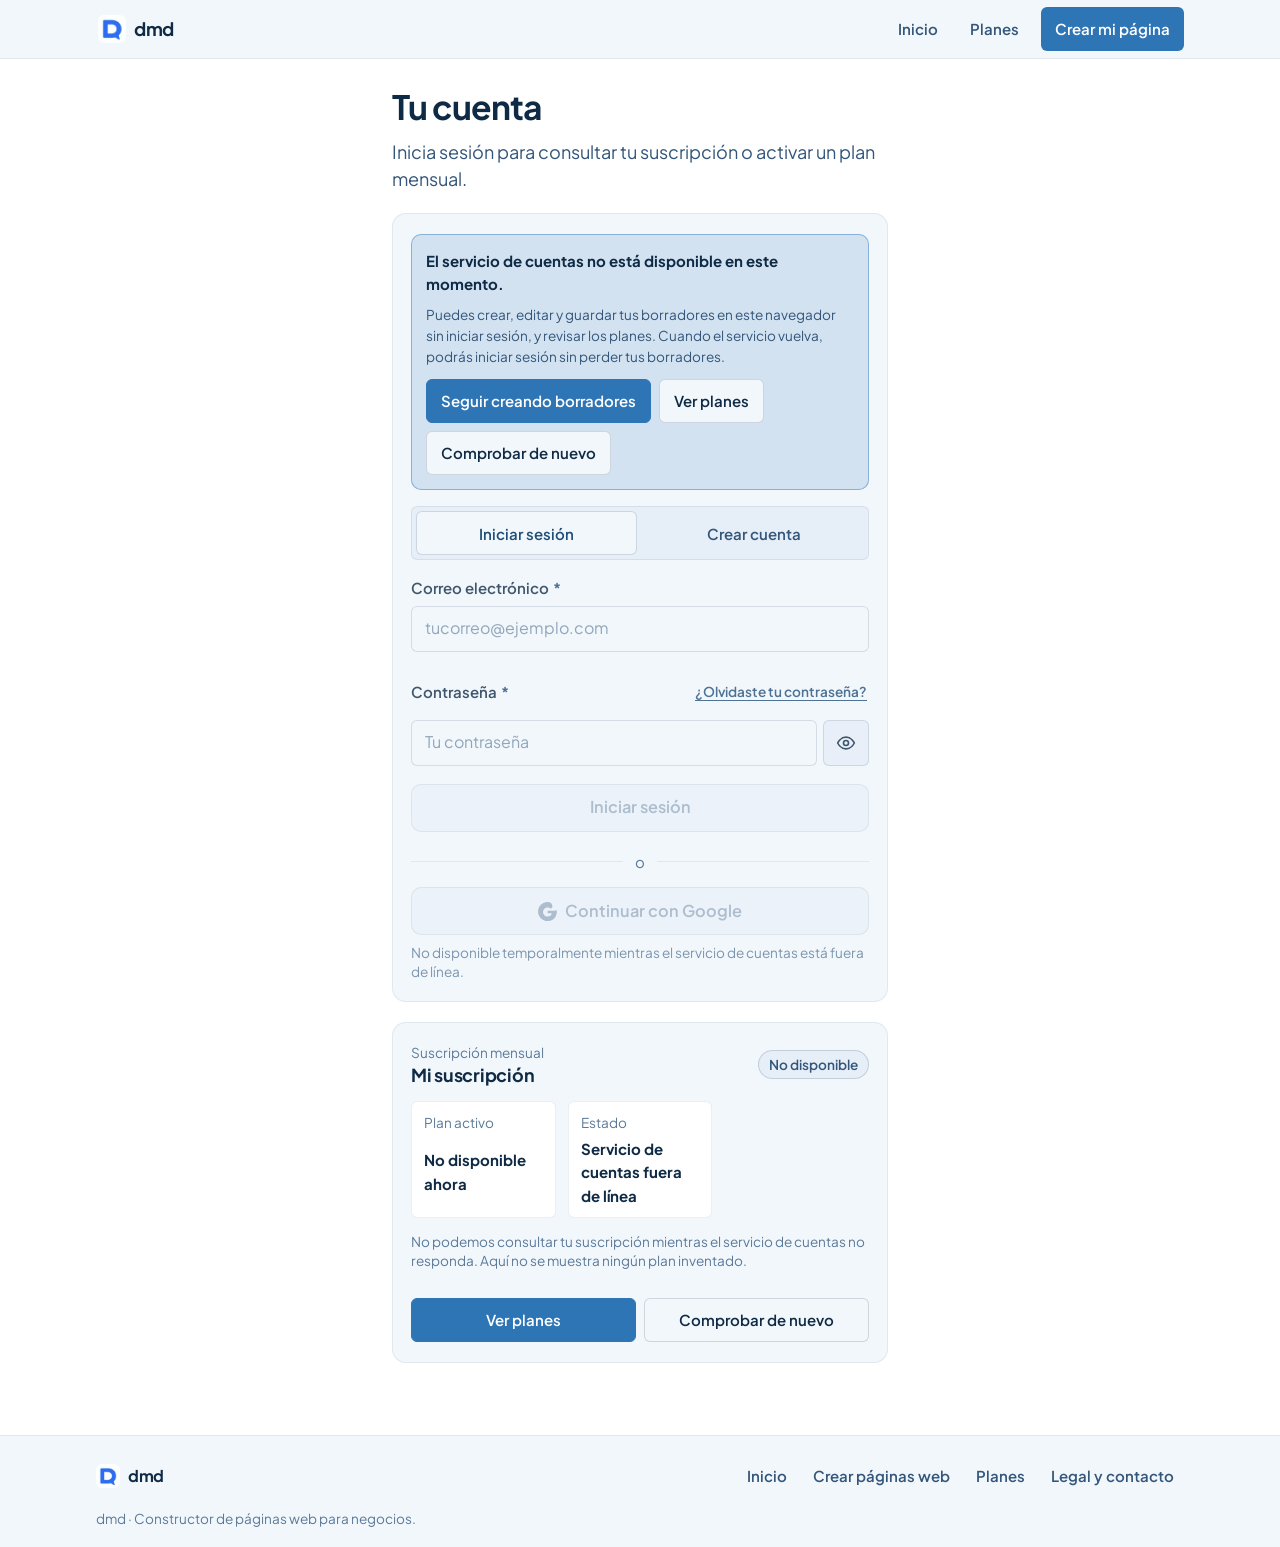
<file: login.html>
<!DOCTYPE html>
<html lang="es-MX">
<head>
<meta charset="UTF-8">
<meta name="viewport" content="width=device-width, initial-scale=1, viewport-fit=cover">
<meta name="theme-color" content="#ffffff">
<meta name="color-scheme" content="light">
<title>Tu cuenta | dmd</title>
<meta name="description" content="Inicia sesión o crea tu cuenta en dmd para consultar tu suscripción y activar un plan mensual.">
<script>
(function () {
  var ua = navigator.userAgent || "";
  var p = /iPad|iPhone|iPod/.test(ua) || (navigator.platform === "MacIntel" && navigator.maxTouchPoints > 1)
    ? "ios"
    : /Android/i.test(ua)
      ? "android"
      : "desktop";
  document.documentElement.dataset.platform = p;
})();
</script>
<link rel="preconnect" href="https://fonts.googleapis.com">
  <link rel="preconnect" href="https://fonts.gstatic.com" crossorigin>
  <link href="https://fonts.googleapis.com/css2?family=Instrument+Serif:ital@0;1&family=Plus+Jakarta+Sans:wght@600;700;800&display=swap" rel="stylesheet">
<link rel="stylesheet" href="styles.css">
<style>
/* Ajustes mobile-first propios de login.html, sin tocar styles.css. */
.sub-summary-grid { display: grid; grid-template-columns: minmax(0, 1fr); gap: 0.75rem; min-width: 0; }
.sub-summary-item { min-width: 0; }
@media (min-width: 640px) { .sub-summary-grid { grid-template-columns: repeat(2, minmax(0, 1fr)); } }
@media (min-width: 960px) { .sub-summary-grid { grid-template-columns: repeat(3, minmax(0, 1fr)); } }
.site-nav { display: flex; align-items: center; gap: 0.75rem; min-width: 0; }
.site-nav .nav-link { white-space: nowrap; }
.site-nav .nav-link-cta { flex-shrink: 0; white-space: nowrap; }
.password-toggle-btn { min-width: 44px; min-height: 44px; display: inline-flex; align-items: center; justify-content: center; }
.password-toggle-btn svg { width: 20px; height: 20px; }
.password-field { min-width: 0; }
.password-field .password-input { min-width: 0; }
.container, .account-card { min-width: 0; }
body { overflow-x: clip; }
</style>
</head>
<body>
<a class="skip-link" href="#contenido">Saltar al contenido principal</a>
<header class="site-header">
<div class="container container-wide header-inner">
<a class="brand" href="index.html" aria-label="dmd, ir al inicio">
<img src="/logo.png" class="brand-logo" alt="" aria-hidden="true">
<span>dmd</span>
</a>
<nav class="site-nav" aria-label="Navegación principal">
<a class="nav-link nav-link-desktop" href="index.html">Inicio</a>
<a id="nav-planes" class="nav-link" href="pago.html">Planes</a>
<a class="nav-link nav-link-cta" href="app.html">Crear mi página</a>
</nav>
</div>
</header>
<main id="contenido" tabindex="-1">
<div class="container">
<section class="page-intro" aria-labelledby="titulo-cuenta">
<h1 id="titulo-cuenta">Tu cuenta</h1>
<p class="lead">Inicia sesión para consultar tu suscripción o activar un plan mensual.</p>
</section>
<section id="seccion-cuenta" class="card account-card" aria-label="Acceso a tu cuenta">
<div id="cuenta-cargando" class="loading-inline" role="status" aria-live="polite">
<span class="spinner spinner-accent" aria-hidden="true"></span>
<span>Verificando tu sesión...</span>
</div>
<div id="cuenta-error-servicio" class="service-notice" role="status" aria-live="polite" hidden>
<p id="cuenta-error-servicio-msg" class="service-notice-title"></p>
<p id="cuenta-error-servicio-hint" class="service-notice-hint">Puedes crear, editar y guardar tus borradores en este navegador sin iniciar sesión, y revisar los planes. Cuando el servicio vuelva, podrás iniciar sesión sin perder tus borradores.</p>
<div class="service-alert-actions">
<a class="btn btn-primary btn-sm" href="app.html">Seguir creando borradores</a>
<a id="btn-servicio-ver-planes" class="btn btn-secondary btn-sm" href="pago.html">Ver planes</a>
<button id="btn-reintentar-auth" class="btn btn-secondary btn-sm" type="button">Comprobar de nuevo</button>
</div>
</div>
<div id="cuenta-invitado" hidden>
<div class="auth-tabs" role="tablist" aria-label="Tipo de acceso">
<button id="tab-login" class="auth-tab auth-tab-active" type="button" role="tab" aria-selected="true" aria-controls="form-login">Iniciar sesión</button>
<button id="tab-registro" class="auth-tab" type="button" role="tab" aria-selected="false" aria-controls="form-registro">Crear cuenta</button>
</div>
<form id="form-login" class="form-grid" novalidate>
<div id="error-login-general" class="form-error-summary" role="alert" hidden></div>
<div class="field">
<label class="field-label" for="login-correo">Correo electrónico <span class="required-mark" aria-hidden="true">*</span></label>
<input id="login-correo" name="email" class="input" type="email" required autocomplete="email" autocapitalize="off" spellcheck="false" placeholder="tucorreo@ejemplo.com" aria-describedby="error-login-correo">
<p id="error-login-correo" class="field-error" aria-live="polite"></p>
</div>
<div class="field">
<div class="field-label-row">
<label class="field-label" for="login-password">Contraseña <span class="required-mark" aria-hidden="true">*</span></label>
<button id="btn-abrir-recuperar" class="text-link-btn" type="button" aria-controls="vista-recuperar-password">¿Olvidaste tu contraseña?</button>
</div>
<div class="password-field">
<input id="login-password" name="password" class="input password-input" type="password" required autocomplete="current-password" placeholder="Tu contraseña" aria-describedby="error-login-password">
<button type="button" class="password-toggle-btn" data-toggle-password="login-password" aria-label="Mostrar contraseña" aria-pressed="false"><svg viewBox="0 0 24 24" aria-hidden="true" fill="none" stroke="currentColor" stroke-width="2" stroke-linecap="round" stroke-linejoin="round"><path d="M2 12s3.5-7 10-7 10 7 10 7-3.5 7-10 7-10-7-10-7z"/><circle cx="12" cy="12" r="3"/></svg></button>
</div>
<p id="error-login-password" class="field-error" aria-live="polite"></p>
</div>
<div>
<button id="btn-iniciar-sesion" class="btn btn-primary btn-full" type="submit">Iniciar sesión</button>
</div>
</form>
<form id="form-registro" class="form-grid" novalidate hidden>
<div id="error-reg-general" class="form-error-summary" role="alert" hidden></div>
<div class="field">
<label class="field-label" for="reg-nombre">Nombre <span class="required-mark" aria-hidden="true">*</span></label>
<input id="reg-nombre" name="name" class="input" type="text" required maxlength="60" autocomplete="name" placeholder="Tu nombre" aria-describedby="error-reg-nombre">
<p id="error-reg-nombre" class="field-error" aria-live="polite"></p>
</div>
<div class="field">
<label class="field-label" for="reg-correo">Correo electrónico <span class="required-mark" aria-hidden="true">*</span></label>
<input id="reg-correo" name="email" class="input" type="email" required maxlength="90" autocomplete="email" autocapitalize="off" spellcheck="false" placeholder="tucorreo@ejemplo.com" aria-describedby="error-reg-correo">
<p id="error-reg-correo" class="field-error" aria-live="polite"></p>
</div>
<div class="field">
<label class="field-label" for="reg-telefono">Número de teléfono (opcional)</label>
<input id="reg-telefono" name="phone" class="input" type="tel" inputmode="tel" maxlength="20" autocomplete="tel" placeholder="Ej. 33 1234 5678" aria-describedby="pista-reg-telefono error-reg-telefono">
<p id="pista-reg-telefono" class="field-hint">Opcional. Si lo agregas, te pediremos confirmar tu número por SMS.</p>
<p id="error-reg-telefono" class="field-error" aria-live="polite"></p>
</div>
<div class="field">
<label class="field-label" for="reg-password">Contraseña <span class="required-mark" aria-hidden="true">*</span></label>
<div class="password-field">
<input id="reg-password" name="password" class="input password-input" type="password" required minlength="6" autocomplete="new-password" placeholder="Mínimo 6 caracteres" aria-describedby="pista-reg-password error-reg-password">
<button type="button" class="password-toggle-btn" data-toggle-password="reg-password" aria-label="Mostrar contraseña" aria-pressed="false"><svg viewBox="0 0 24 24" aria-hidden="true" fill="none" stroke="currentColor" stroke-width="2" stroke-linecap="round" stroke-linejoin="round"><path d="M2 12s3.5-7 10-7 10 7 10 7-3.5 7-10 7-10-7-10-7z"/><circle cx="12" cy="12" r="3"/></svg></button>
</div>
<p id="pista-reg-password" class="field-hint" aria-live="polite">Usa al menos 6 caracteres.</p>
<p id="error-reg-password" class="field-error" aria-live="polite"></p>
</div>
<div>
<button id="btn-crear-cuenta" class="btn btn-primary btn-full" type="submit">Crear cuenta</button>
</div>
</form>
<div class="auth-divider" aria-hidden="true"><span>o</span></div>
<div class="auth-google-box">
<button id="btn-login-google-sso" class="btn btn-secondary btn-full" type="button">
<svg class="btn-icon" viewBox="0 0 24 24" aria-hidden="true"><path fill="currentColor" d="M21.35 11.1h-9.18v2.98h5.27c-.23 1.46-1.74 4.28-5.27 4.28-3.17 0-5.76-2.59-5.76-5.76s2.59-5.76 5.76-5.76c1.55 0 2.94.62 3.96 1.62l2.2-2.2C17.9 1.19 15.24 0 12.17 0 5.45 0 .06 5.39.06 12.1s5.39 12.1 12.11 12.1c6.98 0 11.58-4.91 11.58-11.82 0-.79-.08-1.39-.4-2.28z"/></svg>
<span>Continuar con Google</span>
</button>
<p id="estado-google-sso" class="field-hint" role="status" aria-live="polite">Acceso rápido con tu cuenta de Google a través del servicio de cuentas de dmd.</p>
</div>
</div>
<div id="vista-recuperar-password" class="recovery-view" hidden>
<div class="recovery-view-head">
<button id="btn-cerrar-recuperar" class="btn btn-secondary btn-sm recovery-back-btn" type="button">Volver al acceso</button>
<h2 class="recovery-view-title">Recuperar acceso</h2>
<p id="rec-subtitulo" class="field-hint">Te enviaremos un enlace a tu correo para restablecer tu contraseña.</p>
</div>
<div id="rec-metodo-enlace" class="recovery-method-panel">
<form id="form-recuperar-password" class="form-grid" novalidate>
<div id="error-rec-general" class="form-error-summary" role="alert" hidden></div>
<div class="field">
<label class="field-label" for="rec-correo">Correo electrónico <span class="required-mark" aria-hidden="true">*</span></label>
<input id="rec-correo" name="email" class="input" type="email" required autocomplete="email" autocapitalize="off" spellcheck="false" placeholder="tucorreo@ejemplo.com" aria-describedby="error-rec-correo">
<p id="error-rec-correo" class="field-error" aria-live="polite"></p>
</div>
<p id="estado-rec-password" class="recovery-confirm-box" role="status" aria-live="polite" hidden></p>
<div id="rec-reenviar-wrap" class="recovery-resend-row" hidden>
<span class="field-hint">¿No llegó el correo?</span>
<button id="btn-rec-reenviar" class="text-link-btn" type="button">Reenviar correo</button>
</div>
<div>
<button id="btn-enviar-recuperacion" class="btn btn-primary btn-full" type="submit">Enviar enlace por correo</button>
</div>
</form>
</div>
<div id="rec-metodo-otp" class="recovery-method-panel" hidden>
<div id="error-rec-otp-general" class="form-error-summary" role="alert" hidden></div>
<p id="estado-rec-otp" class="recovery-confirm-box" role="status" aria-live="polite" hidden></p>
<form id="form-rec-otp-enviar" class="form-grid" novalidate>
<div class="field">
<label class="field-label" for="rec-otp-correo">Correo electrónico <span class="required-mark" aria-hidden="true">*</span></label>
<input id="rec-otp-correo" name="email" class="input" type="email" required autocomplete="email" autocapitalize="off" spellcheck="false" placeholder="tucorreo@ejemplo.com" aria-describedby="error-rec-otp-correo">
<p id="error-rec-otp-correo" class="field-error" aria-live="polite"></p>
</div>
<div>
<button id="btn-rec-otp-enviar" class="btn btn-primary btn-full" type="submit">Enviar código de 6 dígitos</button>
</div>
</form>
<form id="form-rec-otp-verificar" class="form-grid" novalidate hidden>
<div class="field">
<span class="field-label" id="label-rec-otp-codigo">Código de 6 dígitos <span class="required-mark" aria-hidden="true">*</span></span>
<div class="otp-blocks" data-otp-blocks="rec-otp-codigo" role="group" aria-labelledby="label-rec-otp-codigo" aria-describedby="error-rec-otp-codigo">
<input class="input otp-block-input" type="text" inputmode="numeric" pattern="[0-9]*" maxlength="1" autocomplete="one-time-code" aria-label="Dígito 1 de 6">
<input class="input otp-block-input" type="text" inputmode="numeric" pattern="[0-9]*" maxlength="1" aria-label="Dígito 2 de 6">
<input class="input otp-block-input" type="text" inputmode="numeric" pattern="[0-9]*" maxlength="1" aria-label="Dígito 3 de 6">
<input class="input otp-block-input" type="text" inputmode="numeric" pattern="[0-9]*" maxlength="1" aria-label="Dígito 4 de 6">
<input class="input otp-block-input" type="text" inputmode="numeric" pattern="[0-9]*" maxlength="1" aria-label="Dígito 5 de 6">
<input class="input otp-block-input" type="text" inputmode="numeric" pattern="[0-9]*" maxlength="1" aria-label="Dígito 6 de 6">
</div>
<input id="rec-otp-codigo" name="code" type="hidden" value="">
<p id="error-rec-otp-codigo" class="field-error" aria-live="polite"></p>
</div>
<div>
<button id="btn-rec-otp-verificar" class="btn btn-primary btn-full" type="submit">Verificar y entrar</button>
</div>
<div class="recovery-resend-row">
<span class="field-hint">¿No llegó el código?</span>
<button id="btn-rec-otp-reenviar" class="text-link-btn" type="button">Reenviar código</button>
</div>
</form>
</div>
<div class="recovery-alt-switch">
<button id="btn-rec-cambiar-metodo" class="text-link-btn recovery-alt-btn" type="button">Probar de otra manera: recibir un código de 6 dígitos por correo</button>
</div>
<div class="auth-divider" aria-hidden="true"><span>o</span></div>
<div class="auth-google-box">
<button id="btn-rec-google" class="btn btn-secondary btn-full" type="button">
<svg class="btn-icon" viewBox="0 0 24 24" aria-hidden="true"><path fill="currentColor" d="M21.35 11.1h-9.18v2.98h5.27c-.23 1.46-1.74 4.28-5.27 4.28-3.17 0-5.76-2.59-5.76-5.76s2.59-5.76 5.76-5.76c1.55 0 2.94.62 3.96 1.62l2.2-2.2C17.9 1.19 15.24 0 12.17 0 5.45 0 .06 5.39.06 12.1s5.39 12.1 12.11 12.1c6.98 0 11.58-4.91 11.58-11.82 0-.79-.08-1.39-.4-2.28z"/></svg>
<span>Entrar con Google</span>
</button>
<p id="estado-rec-google" class="field-hint" role="status" aria-live="polite">Para cuentas creadas con Google.</p>
</div>
<div class="recovery-upcoming" aria-labelledby="titulo-rec-proximas">
<p id="titulo-rec-proximas" class="recovery-upcoming-title">Más opciones de recuperación</p>
<ul class="recovery-upcoming-list">
<li>
<button class="recovery-upcoming-item" type="button" disabled aria-disabled="true">
<span class="recovery-upcoming-label">Código por SMS</span>
<span class="status-pill status-pill-muted recovery-soon-badge">Próximamente</span>
</button>
</li>
<li>
<button class="recovery-upcoming-item" type="button" disabled aria-disabled="true">
<span class="recovery-upcoming-label">Contactar a soporte</span>
<span class="status-pill status-pill-muted recovery-soon-badge">Próximamente</span>
</button>
</li>
</ul>
</div>
<div class="recovery-last-resort">
<p class="field-hint">¿Ya no tienes acceso a tu correo? <button id="btn-rec-crear-cuenta" class="text-link-btn" type="button">Crea una cuenta nueva</button></p>
</div>
</div>
<div id="vista-verificar-telefono" class="recovery-view" hidden>
<div class="recovery-view-head">
<h2 class="recovery-view-title">Confirma tu número</h2>
<p id="sms-otp-subtitulo" class="field-hint">Te enviamos un código a tu número <strong id="sms-otp-numero"></strong>.</p>
</div>
<div id="error-sms-otp-general" class="form-error-summary" role="alert" hidden></div>
<p id="estado-sms-otp" class="recovery-confirm-box" role="status" aria-live="polite" hidden></p>
<form id="form-sms-otp-verificar" class="form-grid" novalidate>
<div class="field">
<span class="field-label" id="label-sms-otp-codigo">Código de 6 dígitos <span class="required-mark" aria-hidden="true">*</span></span>
<div class="otp-blocks" data-otp-blocks="sms-otp-codigo" role="group" aria-labelledby="label-sms-otp-codigo" aria-describedby="error-sms-otp-codigo">
<input class="input otp-block-input" type="text" inputmode="numeric" pattern="[0-9]*" maxlength="1" autocomplete="one-time-code" aria-label="Dígito 1 de 6">
<input class="input otp-block-input" type="text" inputmode="numeric" pattern="[0-9]*" maxlength="1" aria-label="Dígito 2 de 6">
<input class="input otp-block-input" type="text" inputmode="numeric" pattern="[0-9]*" maxlength="1" aria-label="Dígito 3 de 6">
<input class="input otp-block-input" type="text" inputmode="numeric" pattern="[0-9]*" maxlength="1" aria-label="Dígito 4 de 6">
<input class="input otp-block-input" type="text" inputmode="numeric" pattern="[0-9]*" maxlength="1" aria-label="Dígito 5 de 6">
<input class="input otp-block-input" type="text" inputmode="numeric" pattern="[0-9]*" maxlength="1" aria-label="Dígito 6 de 6">
</div>
<input id="sms-otp-codigo" name="code" type="hidden" value="">
<p id="error-sms-otp-codigo" class="field-error" aria-live="polite"></p>
</div>
<div>
<button id="btn-sms-otp-verificar" class="btn btn-primary btn-full" type="submit">Confirmar número</button>
</div>
<div class="recovery-resend-row">
<span class="field-hint">¿No llegó el SMS?</span>
<button id="btn-sms-otp-reenviar" class="text-link-btn" type="button">Reenviar código</button>
</div>
</form>
<div>
<button id="btn-sms-otp-continuar" class="btn btn-secondary btn-full" type="button">Continuar a mi cuenta</button>
</div>
</div>
<div id="cuenta-activa" hidden>
<div class="session-header">
<div>
<p id="sesion-nombre" class="session-name"></p>
<p id="sesion-correo" class="session-email"></p>
<p id="sesion-cuota" class="session-quota" hidden></p>
</div>
<span class="status-pill">Sesión activa</span>
</div>
<div class="account-primary-cta">
<a id="btn-ir-chat" class="btn btn-primary btn-full" href="app.html">Ir al creador de páginas</a>
</div>
<div class="session-actions">
<a id="btn-ir-planes" class="btn btn-secondary btn-sm" href="pago.html">Planes y suscripción</a>
<button id="btn-cerrar-sesion" class="btn btn-secondary btn-sm" type="button">Cerrar sesión</button>
</div>
</div>
<p id="estado-cuenta" class="status-banner" role="status" aria-live="polite"></p>
</section>
<section id="seccion-mi-suscripcion" class="card account-card subscription-section" aria-labelledby="titulo-mi-suscripcion">
<div class="payment-secure-head">
<div>
<p class="field-hint">Suscripción mensual</p>
<h2 id="titulo-mi-suscripcion" class="payment-biz-name">Mi suscripción</h2>
</div>
<span id="mi-sub-badge" class="status-pill status-pill-muted">Consultando...</span>
</div>
<div id="mi-sub-resumen" class="sub-summary-grid">
<div class="sub-summary-item">
<span class="sub-summary-label">Plan activo</span>
<strong id="mi-sub-plan" class="sub-summary-value">Sin datos por ahora</strong>
</div>
<div class="sub-summary-item">
<span class="sub-summary-label">Estado</span>
<strong id="mi-sub-estado-texto" class="sub-summary-value">Verificando...</strong>
</div>
<div id="mi-sub-fecha-wrap" class="sub-summary-item" hidden>
<span class="sub-summary-label">Fecha de alta</span>
<strong id="mi-sub-fecha" class="sub-summary-value"></strong>
</div>
</div>
<p id="mi-sub-detalle" class="field-hint"></p>
<div id="mi-sub-acciones" class="session-actions">
<a id="btn-mi-sub-cambiar" class="btn btn-primary btn-sm" href="pago.html">Ver o cambiar plan</a>
<button id="btn-mi-sub-cancelar" class="btn btn-danger-ghost btn-sm" type="button" hidden>Cancelar suscripción</button>
<button id="btn-mi-sub-reintentar" class="btn btn-secondary btn-sm" type="button" hidden>Comprobar de nuevo</button>
</div>
<div id="mi-sub-confirmar-cancelar" class="confirm-box" role="alert" hidden>
<p>¿Confirmas que deseas cancelar tu suscripción actual? El cobro mensual dejará de renovarse en Mercado Pago.</p>
<div class="confirm-actions">
<button id="btn-mi-sub-confirmar-si" class="btn btn-danger-ghost btn-sm" type="button">Sí, cancelar</button>
<button id="btn-mi-sub-confirmar-no" class="btn btn-secondary btn-sm" type="button">No, volver</button>
</div>
</div>
<p id="mi-sub-aviso" class="status-banner" role="status" aria-live="polite"></p>
</section>
</div>
</main>
<footer class="site-footer">
<div class="container container-wide footer-inner">
<div class="footer-top">
<a class="footer-brand" href="index.html" aria-label="dmd, ir al inicio">
<img src="/logo.png" class="brand-logo brand-logo-sm" alt="" aria-hidden="true">
<span>dmd</span>
</a>
<nav class="footer-nav" aria-label="Navegación del pie de página">
<a class="footer-link" href="index.html">Inicio</a>
<a class="footer-link" href="app.html">Crear páginas web</a>
<a class="footer-link" href="pago.html">Planes</a>
<a class="footer-link" href="legal.html">Legal y contacto</a>
</nav>
</div>
<p class="footer-note">dmd · Constructor de páginas web para negocios.</p>
</div>
</footer>
<script src="cuenta.js"></script>
</body>
</html>
</file>
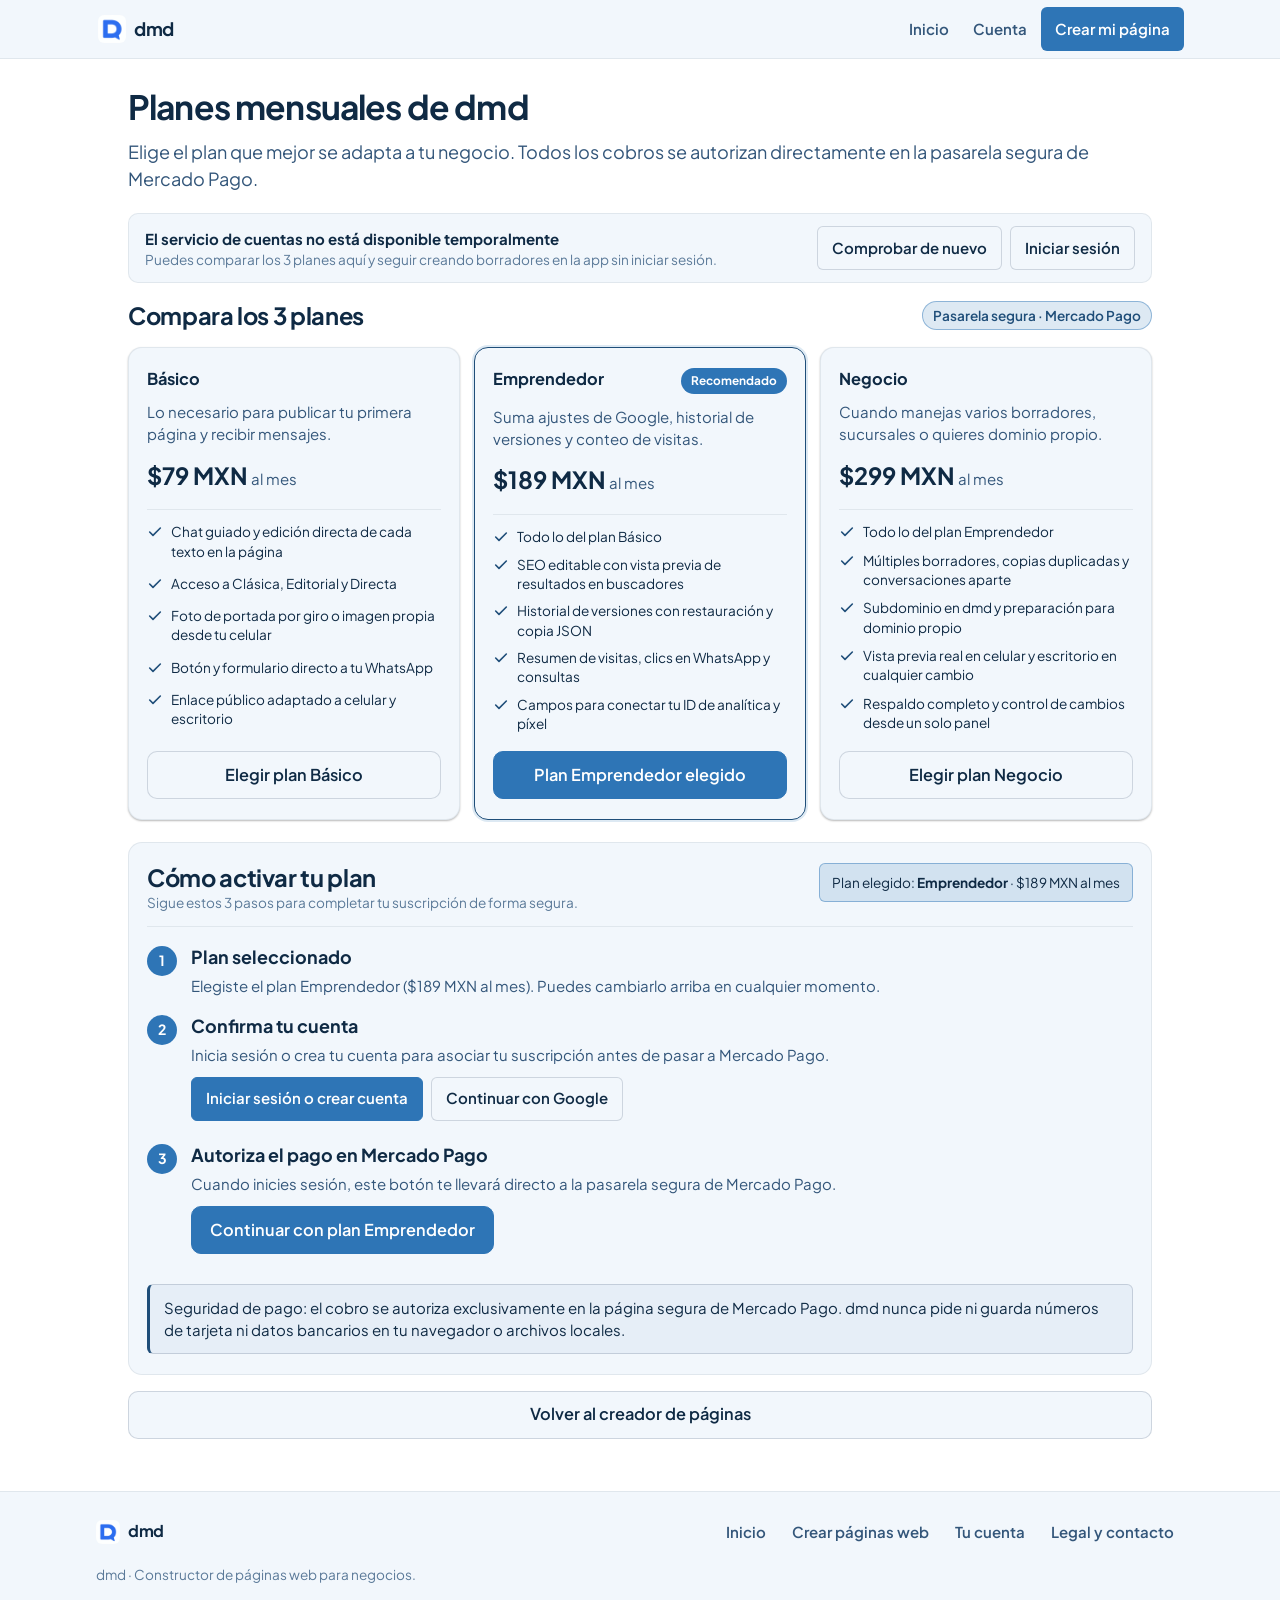
<file: pago.html>
<!DOCTYPE html>
<html lang="es-MX">
<head>
  <meta charset="UTF-8">
  <meta name="viewport" content="width=device-width, initial-scale=1, viewport-fit=cover">
  <meta name="theme-color" content="#ffffff">
  <meta name="color-scheme" content="light">
  <title>Planes y suscripción | dmd</title>
  <meta name="description" content="Compara los planes mensuales de dmd (Básico, Emprendedor y Negocio) y activa tu suscripción con pago seguro en Mercado Pago.">
  <script>
    (function () {
      var ua = navigator.userAgent || "";
      var p = /iPad|iPhone|iPod/.test(ua) || (navigator.platform === "MacIntel" && navigator.maxTouchPoints > 1)
        ? "ios"
        : /Android/i.test(ua)
          ? "android"
          : "desktop";
      document.documentElement.dataset.platform = p;
    })();
  </script>
  <link rel="preconnect" href="https://fonts.googleapis.com">
  <link rel="preconnect" href="https://fonts.gstatic.com" crossorigin>
  <link href="https://fonts.googleapis.com/css2?family=Instrument+Serif:ital@0;1&family=Plus+Jakarta+Sans:wght@600;700;800&display=swap" rel="stylesheet">
  <link rel="stylesheet" href="styles.css">
</head>
<body>
  <a class="skip-link" href="#contenido">Saltar al contenido principal</a>

  <header class="site-header">
    <div class="container container-wide header-inner">
      <a class="brand" href="index.html" aria-label="dmd, ir al inicio">
        <img src="/logo.png" class="brand-logo" alt="" aria-hidden="true">
        <span>dmd</span>
      </a>

      <nav class="site-nav" aria-label="Navegación principal">
        <a class="nav-link nav-link-desktop" href="index.html">Inicio</a>
        <a class="nav-link" href="login.html">Cuenta</a>
        <a class="nav-link nav-link-cta" href="app.html">Crear mi página</a>
      </nav>
    </div>
  </header>

  <main id="contenido" tabindex="-1">
    <div class="container container-plans">
      <section class="page-intro" aria-labelledby="titulo-pago">
        <h1 id="titulo-pago">Planes mensuales de dmd</h1>
        <p class="lead">
          Elige el plan que mejor se adapta a tu negocio. Todos los cobros se autorizan directamente en la pasarela segura de Mercado Pago.
        </p>
      </section>

      <!-- Resumen del borrador seleccionado si viene desde la app -->
      <section id="pago-resumen-borrador" class="card payment-context-card" aria-labelledby="titulo-resumen-pagina" hidden>
        <div class="session-header">
          <div>
            <p class="field-hint">Página seleccionada</p>
            <h2 id="titulo-resumen-pagina" class="payment-biz-name"></h2>
            <p id="pago-meta-borrador" class="session-email"></p>
          </div>
          <span id="pago-estado-borrador" class="status-pill">Borrador</span>
        </div>
      </section>

      <!-- Estado de sesión no bloqueante -->
      <section id="pago-estado-sesion-bar" class="session-bar-card" aria-live="polite">
        <div id="pago-cargando-sesion" class="loading-inline">
          <span class="spinner spinner-accent" aria-hidden="true"></span>
          <span>Verificando estado de tu cuenta...</span>
        </div>

        <div id="pago-sesion-aviso" class="session-bar-content" hidden>
          <div>
            <p id="pago-sesion-titulo" class="session-bar-title"></p>
            <p id="pago-sesion-sub" class="field-hint"></p>
          </div>
          <div class="session-bar-actions">
            <button id="btn-pago-reintentar-sesion" class="btn btn-secondary btn-sm" type="button" hidden>
              Comprobar de nuevo
            </button>
            <a id="btn-pago-ir-login-top" class="btn btn-secondary btn-sm" href="login.html">
              Iniciar sesión
            </a>
          </div>
        </div>
      </section>

      <!-- Tarjeta de suscripción activa (cuando hay sesión) -->
      <section id="pago-suscripcion-card" class="card payment-context-card" aria-labelledby="titulo-suscripcion" hidden>
        <div class="payment-secure-head">
          <div>
            <p class="field-hint">Tu suscripción actual</p>
            <h2 id="titulo-suscripcion" class="payment-biz-name">Consultando...</h2>
          </div>
          <span id="pago-suscripcion-badge" class="status-pill" hidden></span>
        </div>

        <p id="pago-suscripcion-detalle" class="payment-security-note"></p>
        <p id="pago-suscripcion-fecha" class="field-hint" hidden></p>

        <div id="pago-suscripcion-acciones" class="session-actions" hidden>
          <button id="btn-cancelar-suscripcion" class="btn btn-danger-ghost btn-sm" type="button">
            Cancelar suscripción
          </button>
        </div>

        <div id="confirmar-cancelar-suscripcion" class="confirm-box" role="alert" hidden>
          <p>¿Confirmas que deseas cancelar tu suscripción actual?</p>
          <div class="confirm-actions">
            <button id="btn-confirmar-cancelar-sub" class="btn btn-danger-ghost btn-sm" type="button">
              Sí, cancelar
            </button>
            <button id="btn-mantener-sub" class="btn btn-secondary btn-sm" type="button">
              No, volver
            </button>
          </div>
        </div>
      </section>

      <!-- Catálogo de planes siempre visible -->
      <section class="plans-section" aria-labelledby="titulo-planes">
        <div class="payment-secure-head">
          <h2 id="titulo-planes">Compara los 3 planes</h2>
          <span class="status-pill">Pasarela segura · Mercado Pago</span>
        </div>

        <div id="pago-error-general" class="form-error-summary" role="alert" hidden></div>

        <div id="lista-planes-pago" class="plans-grid plans-grid-3" aria-label="Lista de planes disponibles"></div>

        <p id="estado-pago" class="status-banner" role="status" aria-live="polite"></p>
      </section>

      <!-- Pasos claros de pago -->
      <section id="pago-checkout-pasos" class="card checkout-steps-card" aria-labelledby="titulo-pasos-pago">
        <div class="checkout-head">
          <div>
            <h2 id="titulo-pasos-pago">Cómo activar tu plan</h2>
            <p class="field-hint">Sigue estos 3 pasos para completar tu suscripción de forma segura.</p>
          </div>
          <div id="checkout-plan-resumen" class="checkout-selected-pill">
            Plan elegido: <strong id="checkout-plan-nombre">Emprendedor</strong> · <span id="checkout-plan-precio">$189 MXN al mes</span>
          </div>
        </div>

        <ol class="checkout-steps-list">
          <li class="checkout-step is-done">
            <span class="step-number" aria-hidden="true">1</span>
            <div class="checkout-step-body">
              <h3>Plan seleccionado</h3>
              <p id="checkout-paso1-desc">Elegiste el plan Emprendedor ($189 MXN al mes). Puedes cambiarlo arriba cuando quieras.</p>
            </div>
          </li>

          <li id="checkout-paso2-item" class="checkout-step">
            <span class="step-number" aria-hidden="true">2</span>
            <div class="checkout-step-body">
              <h3>Confirma tu cuenta</h3>
              <p id="checkout-paso2-desc">Inicia sesión para asociar tu suscripción a tu cuenta de dmd.</p>
              <div id="checkout-auth-actions" class="checkout-inline-actions">
                <a id="btn-pago-ir-login" class="btn btn-primary btn-sm" href="login.html">
                  Iniciar sesión o crear cuenta
                </a>
                <button id="btn-pago-google-sso" class="btn btn-secondary btn-sm" type="button">
                  Continuar con Google
                </button>
              </div>
              <p id="estado-pago-google" class="field-hint" role="status" aria-live="polite"></p>
            </div>
          </li>

          <li class="checkout-step">
            <span class="step-number" aria-hidden="true">3</span>
            <div class="checkout-step-body">
              <h3>Autoriza el pago en Mercado Pago</h3>
              <p id="checkout-paso3-desc">Te llevaremos a la pasarela oficial de Mercado Pago para completar el pago mensual sin compartir tu tarjeta con dmd.</p>
              <div class="checkout-inline-actions">
                <button id="btn-continuar-mp" class="btn btn-primary" type="button">
                  Ir al pago seguro en Mercado Pago
                </button>
              </div>
            </div>
          </li>
        </ol>

        <p class="notice-box" role="note">
          Seguridad de pago: el cobro se autoriza exclusivamente en la página segura de Mercado Pago. dmd nunca pide ni guarda números de tarjeta ni datos bancarios en tu navegador o archivos locales.
        </p>
      </section>

      <div class="subpage-back-row">
        <a class="btn btn-secondary btn-full" href="app.html">Volver al creador de páginas</a>
      </div>
    </div>
  </main>

  <footer class="site-footer">
    <div class="container container-wide footer-inner">
      <div class="footer-top">
        <a class="footer-brand" href="index.html" aria-label="dmd, ir al inicio">
          <img src="/logo.png" class="brand-logo brand-logo-sm" alt="" aria-hidden="true">
          <span>dmd</span>
        </a>
        <nav class="footer-nav" aria-label="Navegación del pie de página">
          <a class="footer-link" href="index.html">Inicio</a>
          <a class="footer-link" href="app.html">Crear páginas web</a>
          <a class="footer-link" href="login.html">Tu cuenta</a>
          <a class="footer-link" href="legal.html">Legal y contacto</a>
        </nav>
      </div>
      <p class="footer-note">dmd · Constructor de páginas web para negocios.</p>
    </div>
  </footer>

  <script src="almacen.js"></script>
  <script src="cuenta.js"></script>
  <script src="pago.js"></script>
</body>
</html>
</file>
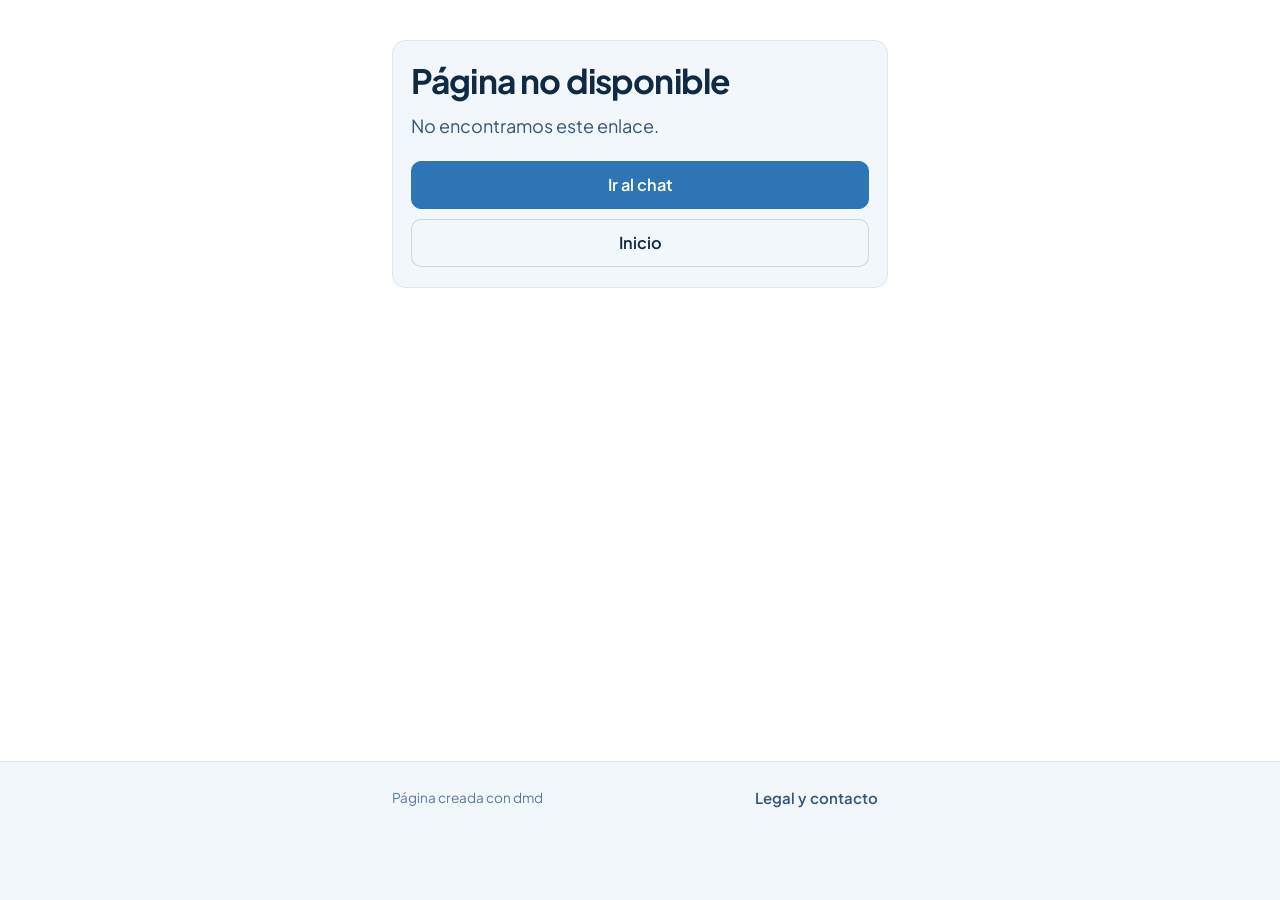
<file: ver.html>
<!DOCTYPE html>
<html lang="es-MX">
<head>
  <meta charset="UTF-8">
  <meta name="viewport" content="width=device-width, initial-scale=1, viewport-fit=cover">
  <meta name="theme-color" content="#ffffff">
  <meta name="color-scheme" content="light">
  <title>Página publicada | dmd</title>
  <meta id="meta-descripcion-pagina" name="description" content="Página web creada con dmd.">
  <script>
    (function () {
      var ua = navigator.userAgent || "";
      var p = /iPad|iPhone|iPod/.test(ua) || (navigator.platform === "MacIntel" && navigator.maxTouchPoints > 1)
        ? "ios"
        : /Android/i.test(ua)
          ? "android"
          : "desktop";
      document.documentElement.dataset.platform = p;
    })();
  </script>
  <link rel="preconnect" href="https://fonts.googleapis.com">
  <link rel="preconnect" href="https://fonts.gstatic.com" crossorigin>
  <link href="https://fonts.googleapis.com/css2?family=Instrument+Serif:ital@0;1&family=Plus+Jakarta+Sans:wght@600;700;800&display=swap" rel="stylesheet">
  <link rel="stylesheet" href="styles.css">
</head>
<body class="published-body">
  <a class="skip-link" href="#contenido-publicado">Saltar al contenido principal</a>

  <main id="contenido-publicado" class="published-main" tabindex="-1">
    <div id="pagina-publicada-raiz" class="published-shell">
      <div class="card published-loading">
        <p>Cargando página...</p>
      </div>
    </div>

    <div id="pagina-no-encontrada" class="container published-missing" hidden>
      <section class="card">
        <h1>Página no disponible</h1>
        <p class="lead">No encontramos este enlace.</p>
        <div class="hero-actions">
          <a class="btn btn-primary btn-full" href="app.html">Ir al chat</a>
          <a class="btn btn-secondary btn-full" href="index.html">Inicio</a>
        </div>
      </section>
    </div>
  </main>

  <aside id="barra-publicada" class="published-bar" aria-label="Acciones de la página publicada" hidden>
    <div class="container published-bar-inner">
      <div class="published-bar-actions">
        <button id="btn-pub-copiar" class="btn btn-secondary btn-sm" type="button">
          Copiar enlace
        </button>
        <a id="btn-pub-compartir" class="btn btn-primary btn-sm" href="#" target="_blank" rel="noopener noreferrer" hidden>
          WhatsApp
        </a>
        <a class="btn btn-secondary btn-sm" href="app.html">
          Volver al chat
        </a>
      </div>
      <p id="estado-barra-publicada" class="status-banner" role="status" aria-live="polite"></p>
    </div>
  </aside>

  <footer class="published-footer">
    <div class="container published-footer-inner">
      <span>Página creada con dmd</span>
      <a class="footer-link" href="legal.html">Legal y contacto</a>
    </div>
  </footer>

  <script src="almacen.js"></script>
  <script src="generador.js"></script>
  <script src="ver.js"></script>
</body>
</html>
</file>
<file: styles.css>
/* ==========================================================================
   dmd - Hoja de estilos mobile-first (360-390 px primero)
   Paleta DMD: fondo oscuro #ffffff, superficies cálidas, texto claro #0f2a44 y acento azul #2e75b6.
   Los 4 colores de la marca solo se usan dentro de los 4 cuadrados del logo.
   ========================================================================== */

:root {
  color-scheme: light;

  /* Superficies oscuras DMD */
  --bg: #ffffff;
  --surface: #f2f7fc;
  --surface-subtle: #e6eef7;
  --ink: #0f2a44;
  --ink-secondary: #33567a;
  --ink-muted: #5b7a99;
  --border: rgba(15, 42, 68, 0.08);
  --border-strong: rgba(15, 42, 68, 0.16);

  /* Color principal único: azul DMD #2e75b6; texto de acento #1f4e79 */
  --accent: #2e75b6;
  --accent-ink: #1f4e79;
  --accent-ink-hover: #9cc3ee;
  --accent-hover: #6aa9e9;
  --accent-active: #1f4e79;
  --accent-soft: rgba(46, 117, 182, 0.16);
  --accent-border: rgba(46, 117, 182, 0.45);
  --on-accent: #ffffff;

  /* Error de formulario discreto y legible */
  --error-ink: #b3261e;
  --error-bg: #fdecea;
  --error-border: #f2b8b5;

  /* Pila de fuentes por plataforma: cuerpo del sistema (San Francisco en iOS, Roboto en Android) */
  --font-sans: "Plus Jakarta Sans", -apple-system, BlinkMacSystemFont, "SF Pro Text", "Roboto", system-ui,
    "Segoe UI", "Helvetica Neue", Arial, sans-serif;
  --font-display: "Plus Jakarta Sans", -apple-system, BlinkMacSystemFont, "SF Pro Display",
    "Roboto", system-ui, "Segoe UI", sans-serif;
  --font-editorial: "Instrument Serif", Georgia, "Times New Roman", serif;

  /* Áreas seguras para notch, Dynamic Island, indicador de inicio y barra de gestos */
  --safe-top: env(safe-area-inset-top, 0px);
  --safe-right: env(safe-area-inset-right, 0px);
  --safe-bottom: env(safe-area-inset-bottom, 0px);
  --safe-left: env(safe-area-inset-left, 0px);
  --bottom-nav-base-h: 63px;

  /* Escala fluida con clamp() */
  --text-xs: clamp(0.8rem, 0.78rem + 0.15vw, 0.85rem);
  --text-sm: clamp(0.875rem, 0.85rem + 0.2vw, 0.9375rem);
  --text-base: clamp(0.96rem, 0.93rem + 0.25vw, 1.02rem);
  --text-lg: clamp(1.04rem, 1rem + 0.3vw, 1.13rem);
  --text-h3: clamp(1.02rem, 0.98rem + 0.3vw, 1.12rem);
  --text-h2: clamp(1.24rem, 1.12rem + 0.75vw, 1.48rem);
  --text-h1: clamp(1.62rem, 1.32rem + 1.7vw, 2.1rem);

  /* Medidas y radios discretos */
  --radius-sm: 6px;
  --radius-md: 10px;
  --radius-lg: 14px;
  --container-max: 33rem;
  --touch-min: 44px;
}

@supports (-webkit-touch-callout: none) {
  :root {
    --font-sans: "Plus Jakarta Sans", -apple-system, "SF Pro Text", system-ui, sans-serif;
  }
}

html[data-platform="ios"] {
  --font-sans: "Plus Jakarta Sans", -apple-system, "SF Pro Text", system-ui, sans-serif;
}

html[data-platform="android"] {
  --font-sans: "Plus Jakarta Sans", "Roboto", system-ui, "Noto Sans", sans-serif;
}

@media (prefers-color-scheme: light) {
  :root {
    --bg: #ffffff;
    --surface: #f2f7fc;
    --surface-subtle: #e6eef7;
    --ink: #0f2a44;
    --ink-secondary: #33567a;
    --ink-muted: #5b7a99;
    --border: rgba(15, 42, 68, 0.08);
    --border-strong: rgba(15, 42, 68, 0.16);

    --accent: #2e75b6;
    --accent-ink: #1f4e79;
    --accent-ink-hover: #9cc3ee;
    --accent-hover: #6aa9e9;
    --accent-active: #1f4e79;
    --accent-soft: rgba(46, 117, 182, 0.16);
    --accent-border: rgba(46, 117, 182, 0.45);
    --on-accent: #ffffff;

    --error-ink: #b3261e;
    --error-bg: #fdecea;
    --error-border: #f2b8b5;
  }

  .select {
    background-image: url("data:image/svg+xml,%3Csvg xmlns='http://www.w3.org/2000/svg' width='18' height='18' viewBox='0 0 24 24' fill='none' stroke='%230f2a44' stroke-width='2' stroke-linecap='round' stroke-linejoin='round'%3E%3Cpath d='m6 9 6 6 6-6'/%3E%3C/svg%3E");
  }

  .input:focus,
  .select:focus,
  .textarea:focus {
    border-color: var(--accent-ink);
    box-shadow: 0 0 0 3px rgba(46, 117, 182, 0.22);
  }
}

/* Reinicio básico */
*,
*::before,
*::after {
  box-sizing: border-box;
}

[hidden] {
  display: none !important;
}

html {
  -webkit-text-size-adjust: 100%;
  scroll-behavior: smooth;
}

@media (prefers-reduced-motion: reduce) {
  html {
    scroll-behavior: auto;
  }

  *,
  *::before,
  *::after {
    animation-duration: 0.01ms !important;
    animation-iteration-count: 1 !important;
    transition-duration: 0.01ms !important;
  }
}

body {
  margin: 0;
  min-height: 100vh;
  min-height: 100dvh;
  display: flex;
  flex-direction: column;
  font-family: var(--font-sans);
  font-size: var(--text-base);
  line-height: 1.56;
  color: var(--ink);
  background-color: var(--bg);
  -webkit-font-smoothing: antialiased;
  overflow-x: clip;
}

img,
svg {
  display: block;
  max-width: 100%;
}

button,
input,
select,
textarea {
  font: inherit;
  color: inherit;
}

a {
  color: var(--accent-ink);
  text-underline-offset: 3px;
}

a:hover {
  color: var(--accent-ink-hover);
}

/* Foco visible en azul DMD */
:focus-visible {
  outline: 3px solid var(--accent-ink);
  outline-offset: 2px;
}

/* Enlace para saltar al contenido principal */
.skip-link {
  position: absolute;
  top: -100px;
  left: 16px;
  z-index: 100;
  display: inline-flex;
  align-items: center;
  min-height: var(--touch-min);
  padding: 0 16px;
  border-radius: var(--radius-sm);
  background-color: var(--accent);
  color: var(--on-accent);
  font-weight: 600;
  text-decoration: none;
}

.skip-link:focus {
  top: calc(12px + var(--safe-top));
  left: calc(16px + var(--safe-left));
}

.sr-only {
  position: absolute;
  width: 1px;
  height: 1px;
  padding: 0;
  margin: -1px;
  overflow: hidden;
  clip: rect(0, 0, 0, 0);
  white-space: nowrap;
  border: 0;
}

.container {
  width: 100%;
  max-width: var(--container-max);
  margin-inline: auto;
  padding-left: calc(16px + var(--safe-left));
  padding-right: calc(16px + var(--safe-right));
}

/* ==========================================================================
   Marca de 4 cuadrados en tonos azul de DMD (#2e75b6)
   ========================================================================== */
.brand-squares {
  display: inline-flex;
  align-items: center;
  gap: 3px;
  flex-shrink: 0;
}

.brand-sq {
  display: inline-block;
  width: 8px;
  height: 8px;
  border-radius: 2px;
}

.brand-sq-1 {
    background-color: #6aa9e9;
}

.brand-sq-2 {
    background-color: #2e75b6;
}

.brand-sq-3 {
    background-color: #1f4e79;
}

.brand-sq-4 {
    background-color: #0f2a44;
}

.brand-squares-sm .brand-sq {
  width: 7px;
  height: 7px;
  border-radius: 1.5px;
}

.brand-logo {
  width: 28px;
  height: 28px;
  border-radius: 6px;
  flex-shrink: 0;
}

.brand-logo-sm {
  width: 24px;
  height: 24px;
}

/* ==========================================================================
   Encabezado y navegación (solo 2 páginas)
   ========================================================================== */
.site-header {
  position: sticky;
  top: 0;
  z-index: 30;
  background-color: var(--surface);
  border-bottom: 1px solid var(--border);
  padding-top: var(--safe-top);
}

.header-inner {
  display: flex;
  align-items: center;
  justify-content: space-between;
  gap: 8px;
  min-height: 58px;
  padding-block: 7px;
}

.brand {
  display: inline-flex;
  align-items: center;
  gap: 8px;
  min-height: var(--touch-min);
  min-width: var(--touch-min);
  padding: 4px 6px 4px 2px;
  color: var(--ink);
  text-decoration: none;
  font-family: var(--font-display);
  font-weight: 700;
  font-size: 1.14rem;
  letter-spacing: -0.025em;
  flex-shrink: 0;
}

.brand:hover {
  color: var(--accent);
}

.site-nav {
  display: flex;
  align-items: center;
  gap: 4px;
  flex-shrink: 1;
  min-width: 0;
}

.nav-link {
  display: inline-flex;
  align-items: center;
  justify-content: center;
  min-height: var(--touch-min);
  min-width: var(--touch-min);
  padding: 8px 10px;
  border-radius: var(--radius-sm);
  color: var(--ink-secondary);
  text-decoration: none;
  font-size: var(--text-sm);
  font-weight: 600;
  white-space: nowrap;
  transition: background-color 140ms ease, color 140ms ease;
}

.nav-link:hover {
  background-color: var(--surface-subtle);
  color: var(--ink);
}

.nav-link[aria-current="page"] {
  background-color: var(--accent-soft);
  color: var(--accent);
}

/* ==========================================================================
   Estructura y tipografía editorial sobria
   ========================================================================== */
main {
  flex: 1 0 auto;
  padding-top: 28px;
  padding-bottom: calc(52px + var(--safe-bottom));
}

.section {
  margin-top: 38px;
  scroll-margin-top: calc(74px + var(--safe-top));
}

#form-borrador,
#contenido {
  scroll-margin-top: calc(74px + var(--safe-top));
}

h1,
h2,
h3,
h4 {
  margin: 0;
  color: var(--ink);
  font-family: var(--font-display);
  font-weight: 700;
  overflow-wrap: break-word;
}

h1 {
  font-size: var(--text-h1);
  line-height: 1.16;
  letter-spacing: -0.025em;
}

h2 {
  font-size: var(--text-h2);
  line-height: 1.25;
  letter-spacing: -0.015em;
}

h3 {
  font-size: var(--text-h3);
  line-height: 1.32;
}

p {
  margin: 0;
  overflow-wrap: break-word;
}

.lead {
  margin-top: 12px;
  font-size: var(--text-lg);
  line-height: 1.52;
  color: var(--ink-secondary);
}

/* ==========================================================================
   Portada limpia (Home)
   ========================================================================== */
.hero {
  padding-bottom: 28px;
  border-bottom: 1px solid var(--border);
}

.hero-actions {
  margin-top: 22px;
  display: flex;
  flex-direction: column;
  gap: 10px;
}

.hero-footnote {
  font-size: var(--text-xs);
  color: var(--ink-muted);
}

/* ==========================================================================
   Botones (mínimo 44x44 px garantizado)
   ========================================================================== */
.btn {
  display: inline-flex;
  align-items: center;
  justify-content: center;
  gap: 8px;
  min-height: 48px;
  min-width: var(--touch-min);
  padding: 11px 18px;
  border-radius: var(--radius-md);
  border: 1px solid transparent;
  font-size: var(--text-base);
  font-weight: 600;
  line-height: 1.25;
  text-align: center;
  text-decoration: none;
  cursor: pointer;
  transition: background-color 140ms ease, border-color 140ms ease,
    color 140ms ease;
}

.btn-full {
  width: 100%;
}

.btn-primary {
  background-color: var(--accent);
  color: var(--on-accent);
  border-color: var(--accent);
}

.btn-primary:hover:not(:disabled) {
  background-color: var(--accent-hover);
  border-color: var(--accent-hover);
  color: var(--on-accent);
}

.btn-primary:active:not(:disabled) {
  background-color: var(--accent-active);
}

.btn-secondary {
  background-color: var(--surface);
  color: var(--ink);
  border-color: var(--border-strong);
}

.btn-secondary:hover:not(:disabled) {
  background-color: var(--surface-subtle);
  border-color: var(--ink-muted);
  color: var(--ink);
}

.btn-danger-ghost {
  background-color: var(--surface);
  color: var(--error-ink);
  border-color: var(--error-border);
}

.btn-danger-ghost:hover:not(:disabled) {
  background-color: var(--error-bg);
  border-color: var(--error-ink);
}

.btn-sm {
  min-height: var(--touch-min);
  padding: 8px 14px;
  font-size: var(--text-sm);
  border-radius: var(--radius-sm);
}

.btn:disabled,
.btn[aria-disabled="true"] {
  background-color: var(--surface-subtle);
  border-color: var(--border-strong);
  color: var(--ink-muted);
  cursor: not-allowed;
}

.btn-icon {
  width: 19px;
  height: 19px;
  flex-shrink: 0;
}

.spinner {
  width: 18px;
  height: 18px;
  border: 2px solid rgba(255, 255, 255, 0.35);
  border-top-color: var(--on-accent);
  border-radius: 50%;
  animation: spin 0.7s linear infinite;
  flex-shrink: 0;
}

@keyframes spin {
  to {
    transform: rotate(360deg);
  }
}

/* ==========================================================================
   Sección: 3 pasos numerados (formato editorial con divisores)
   ========================================================================== */
.section-title {
  margin-bottom: 16px;
}

.steps-list {
  list-style: none;
  margin: 0;
  padding: 0;
}

.step-row {
  display: grid;
  grid-template-columns: 32px minmax(0, 1fr);
  gap: 14px;
  align-items: start;
  padding-block: 16px;
  border-bottom: 1px solid var(--border);
}

.step-row:first-child {
  padding-top: 4px;
}

.step-row:last-child {
  border-bottom: 0;
  padding-bottom: 0;
}

.step-number {
  display: inline-flex;
  align-items: center;
  justify-content: center;
  width: 30px;
  height: 30px;
  margin-top: 1px;
  border-radius: 50%;
  background-color: var(--accent);
  color: var(--on-accent);
  font-weight: 700;
  font-size: 0.88rem;
}

.step-body p {
  margin-top: 5px;
  font-size: var(--text-sm);
  color: var(--ink-secondary);
}

/* ==========================================================================
   Sección: Qué incluye tu página (panel limpio con lista compacta)
   ========================================================================== */
.includes-panel {
  background-color: var(--surface);
  border: 1px solid var(--border);
  border-radius: var(--radius-lg);
  padding: 20px 18px;
}

.includes-intro {
  margin-top: 6px;
  font-size: var(--text-sm);
  color: var(--ink-secondary);
}

.includes-list {
  list-style: none;
  margin: 18px 0 0;
  padding: 0;
  border-top: 1px solid var(--border);
}

.includes-item {
  display: grid;
  grid-template-columns: 20px minmax(0, 1fr);
  gap: 12px;
  align-items: start;
  padding-block: 12px;
  border-bottom: 1px solid var(--border);
}

.includes-item:last-child {
  border-bottom: 0;
  padding-bottom: 0;
}

.includes-icon {
  width: 18px;
  height: 18px;
  margin-top: 3px;
  color: var(--accent);
}

.includes-text h3 {
  font-size: var(--text-base);
}

.includes-text p {
  margin-top: 2px;
  font-size: var(--text-sm);
  color: var(--ink-secondary);
  line-height: 1.45;
}

/* ==========================================================================
   Sección: Contacto WhatsApp de dmd (Home)
   ========================================================================== */
.contact-box {
  background-color: var(--surface);
  border: 1px solid var(--border);
  border-radius: var(--radius-lg);
  padding: 20px 18px;
}

.contact-box p {
  margin-top: 8px;
  font-size: var(--text-sm);
  color: var(--ink-secondary);
}

.contact-action {
  margin-top: 16px;
}

.notice-box {
  margin-top: 12px;
  padding: 12px 14px;
  border-radius: var(--radius-sm);
  border: 1px solid var(--border-strong);
  border-left: 3px solid var(--accent);
  background-color: var(--surface-subtle);
  color: var(--ink);
  font-size: var(--text-sm);
  line-height: 1.46;
}

.notice-box-actions {
  margin-top: 12px;
}

/* ==========================================================================
   Tarjetas y formulario (crear.html)
   ========================================================================== */
.card {
  background-color: var(--surface);
  border: 1px solid var(--border);
  border-radius: var(--radius-lg);
  padding: 20px 18px;
}

.page-intro {
  margin-bottom: 20px;
}

.form-grid {
  display: grid;
  gap: 18px;
}

.field {
  display: grid;
  gap: 6px;
}

.field-label {
  display: inline-flex;
  align-items: baseline;
  gap: 4px;
  font-size: var(--text-sm);
  font-weight: 600;
  color: var(--ink);
}

.required-mark {
  color: var(--accent);
  font-weight: 700;
}

.optional-tag {
  font-size: var(--text-xs);
  font-weight: 400;
  color: var(--ink-muted);
}

.input,
.select,
.textarea {
  width: 100%;
  min-height: 46px;
  padding: 10px 13px;
  border: 1px solid var(--border-strong);
  border-radius: var(--radius-sm);
  background-color: var(--surface);
  color: var(--ink);
  font-size: 1rem;
  line-height: 1.4;
  transition: border-color 140ms ease, box-shadow 140ms ease;
}

.input::placeholder,
.textarea::placeholder {
  color: var(--ink-muted);
  opacity: 0.82;
}

.input:focus,
.select:focus,
.textarea:focus {
  border-color: var(--accent);
  box-shadow: 0 0 0 3px rgba(46, 117, 182, 0.14);
  outline: none;
}

.input:focus-visible,
.select:focus-visible,
.textarea:focus-visible {
  outline: 2px solid var(--accent);
  outline-offset: 1px;
}

.select {
  appearance: none;
  padding-right: 40px;
  background-image: url("data:image/svg+xml,%3Csvg xmlns='http://www.w3.org/2000/svg' width='18' height='18' viewBox='0 0 24 24' fill='none' stroke='%231c1c1c' stroke-width='2' stroke-linecap='round' stroke-linejoin='round'%3E%3Cpath d='m6 9 6 6 6-6'/%3E%3C/svg%3E");
  background-repeat: no-repeat;
  background-position: right 12px center;
  background-size: 18px 18px;
}

.textarea {
  min-height: 88px;
  resize: vertical;
}

.field-hint {
  font-size: var(--text-xs);
  color: var(--ink-muted);
  line-height: 1.4;
}

.field-error {
  font-size: var(--text-xs);
  font-weight: 600;
  color: var(--error-ink);
  line-height: 1.4;
}

.field-error:empty {
  display: none;
}

.is-invalid {
  border-color: var(--error-ink);
  background-color: var(--error-bg);
}

.form-error-summary {
  padding: 12px 14px;
  border-radius: var(--radius-sm);
  border: 1px solid var(--error-border);
  background-color: var(--error-bg);
  color: var(--error-ink);
  font-size: var(--text-sm);
  font-weight: 600;
}

/* Selector de tono */
.tone-fieldset {
  margin: 0;
  padding: 0;
  border: 0;
}

.tone-fieldset legend {
  padding: 0;
  margin-bottom: 8px;
}

.tone-options {
  display: grid;
  grid-template-columns: repeat(3, minmax(0, 1fr));
  gap: 8px;
}

.tone-option {
  position: relative;
}

.tone-radio {
  position: absolute;
  opacity: 0;
  width: 1px;
  height: 1px;
  margin: 0;
}

.tone-label {
  display: flex;
  flex-direction: column;
  align-items: center;
  justify-content: center;
  gap: 2px;
  min-height: 50px;
  padding: 8px 6px;
  border: 1px solid var(--border-strong);
  border-radius: var(--radius-sm);
  background-color: var(--surface);
  color: var(--ink);
  text-align: center;
  cursor: pointer;
  transition: background-color 140ms ease, border-color 140ms ease, color 140ms ease;
}

.tone-name {
  font-size: clamp(0.8rem, 0.76rem + 0.2vw, 0.9rem);
  font-weight: 600;
  line-height: 1.2;
}

.tone-desc {
  font-size: 0.72rem;
  color: var(--ink-muted);
  line-height: 1.2;
}

.tone-radio:checked + .tone-label {
  background-color: var(--accent-soft);
  border-color: var(--accent);
  color: var(--accent);
}

.tone-radio:checked + .tone-label .tone-desc {
  color: var(--accent-hover);
}

.tone-radio:focus-visible + .tone-label {
  outline: 3px solid var(--accent);
  outline-offset: 2px;
}

.status-banner {
  margin-top: 12px;
  min-height: 20px;
  font-size: var(--text-sm);
  font-weight: 600;
  color: var(--accent);
}

.status-banner:empty {
  display: none;
}

/* ==========================================================================
   Vista previa del borrador generado (crear.html)
   ========================================================================== */
.preview-section[hidden] {
  display: none;
}

.preview-toolbar {
  display: flex;
  flex-direction: column;
  gap: 12px;
  margin-bottom: 14px;
}

.preview-toolbar-top {
  display: flex;
  align-items: flex-start;
  justify-content: space-between;
  gap: 12px;
  flex-wrap: wrap;
}

.meta-tags {
  display: flex;
  flex-wrap: wrap;
  gap: 6px;
  margin-top: 8px;
}

.meta-tag {
  display: inline-flex;
  align-items: center;
  padding: 3px 10px;
  border-radius: 999px;
  background-color: var(--surface-subtle);
  border: 1px solid var(--border);
  font-size: var(--text-xs);
  font-weight: 600;
  color: var(--ink-secondary);
}

/* Marco sobrio de la página generada */
.preview-frame {
  background-color: var(--surface);
  border: 1px solid var(--border-strong);
  border-radius: var(--radius-lg);
  overflow: hidden;
}

.preview-topbar {
  display: flex;
  align-items: center;
  justify-content: space-between;
  gap: 10px;
  padding: 12px 18px;
  background-color: var(--surface-subtle);
  border-bottom: 1px solid var(--border);
  font-size: var(--text-xs);
  font-weight: 600;
  color: var(--ink-secondary);
}

.preview-topbar-name {
  color: var(--ink);
  font-weight: 700;
  overflow-wrap: anywhere;
}

.preview-body {
  padding: 22px 18px;
  display: grid;
  gap: 24px;
}

.preview-hero {
  display: grid;
  gap: 10px;
  padding-bottom: 20px;
  border-bottom: 1px solid var(--border);
}

.preview-title {
  font-size: clamp(1.3rem, 1.14rem + 1.05vw, 1.62rem);
  line-height: 1.2;
  letter-spacing: -0.02em;
  color: var(--ink);
}

.preview-intro {
  font-size: var(--text-base);
  color: var(--ink-secondary);
  line-height: 1.56;
}

.preview-block {
  display: grid;
  gap: 12px;
}

.preview-block-title {
  font-size: var(--text-lg);
  color: var(--ink);
  letter-spacing: -0.01em;
}

.preview-services {
  list-style: none;
  margin: 0;
  padding: 0;
  display: grid;
  gap: 10px;
}

.preview-service-item {
  padding: 12px 14px;
  border-radius: var(--radius-sm);
  border: 1px solid var(--border);
  background-color: var(--bg);
}

.preview-service-title {
  font-size: var(--text-base);
  font-weight: 700;
  color: var(--ink);
}

.preview-service-desc {
  margin-top: 3px;
  font-size: var(--text-sm);
  color: var(--ink-secondary);
  line-height: 1.46;
}

.preview-benefits {
  list-style: none;
  margin: 0;
  padding: 0;
  display: grid;
  gap: 10px;
}

.preview-benefit-item {
  display: flex;
  align-items: flex-start;
  gap: 10px;
  font-size: var(--text-sm);
  color: var(--ink);
  line-height: 1.48;
}

.benefit-check {
  width: 19px;
  height: 19px;
  margin-top: 2px;
  color: var(--accent);
  flex-shrink: 0;
}

.faq-list {
  display: grid;
  gap: 8px;
}

.faq-item {
  border: 1px solid var(--border);
  border-radius: var(--radius-sm);
  background-color: var(--surface);
  overflow: hidden;
}

.faq-item[open] {
  border-color: var(--accent-border);
}

.faq-question {
  display: flex;
  align-items: center;
  justify-content: space-between;
  gap: 12px;
  min-height: var(--touch-min);
  padding: 10px 14px;
  font-size: var(--text-sm);
  font-weight: 600;
  color: var(--ink);
  cursor: pointer;
  list-style: none;
}

.faq-question::-webkit-details-marker {
  display: none;
}

.faq-question::after {
  content: "";
  width: 9px;
  height: 9px;
  border-right: 2px solid var(--accent);
  border-bottom: 2px solid var(--accent);
  transform: rotate(45deg);
  transition: transform 140ms ease;
  flex-shrink: 0;
  margin-right: 2px;
}

.faq-item[open] .faq-question::after {
  transform: rotate(-135deg);
}

.faq-answer {
  padding: 0 14px 14px;
  font-size: var(--text-sm);
  color: var(--ink-secondary);
  line-height: 1.5;
}

.preview-cta-box {
  padding-top: 18px;
  border-top: 1px solid var(--border);
  display: grid;
  gap: 10px;
}

.preview-whatsapp-meta {
  font-size: var(--text-xs);
  color: var(--ink-muted);
  text-align: center;
}

/* ==========================================================================
   Mis borradores guardados (crear.html)
   ========================================================================== */
.drafts-header {
  display: flex;
  align-items: center;
  justify-content: space-between;
  gap: 10px;
  margin-bottom: 14px;
}

.count-badge {
  display: inline-flex;
  align-items: center;
  justify-content: center;
  min-width: 28px;
  height: 28px;
  padding: 0 9px;
  border-radius: 999px;
  background-color: var(--accent-soft);
  border: 1px solid var(--accent-border);
  color: var(--accent);
  font-size: var(--text-xs);
  font-weight: 700;
}

.empty-state {
  background-color: var(--surface);
  border: 1px dashed var(--border-strong);
  border-radius: var(--radius-md);
  padding: 20px 16px;
  text-align: center;
  color: var(--ink-secondary);
  font-size: var(--text-sm);
}

.drafts-list {
  list-style: none;
  margin: 0;
  padding: 0;
  display: grid;
  gap: 12px;
}

.draft-card {
  background-color: var(--surface);
  border: 1px solid var(--border);
  border-radius: var(--radius-md);
  padding: 15px;
  display: grid;
  gap: 12px;
}

.draft-card-active {
  border-color: var(--accent);
  box-shadow: 0 0 0 1px var(--accent);
}

.draft-info {
  display: grid;
  gap: 4px;
}

.draft-title-row {
  display: flex;
  align-items: center;
  justify-content: space-between;
  gap: 8px;
  flex-wrap: wrap;
}

.draft-name {
  font-size: var(--text-base);
  font-weight: 700;
  color: var(--ink);
  overflow-wrap: anywhere;
}

.draft-open-pill {
  font-size: 0.75rem;
  font-weight: 600;
  color: var(--accent);
  background-color: var(--accent-soft);
  border: 1px solid var(--accent-border);
  padding: 2px 8px;
  border-radius: 999px;
}

.draft-meta {
  font-size: var(--text-xs);
  color: var(--ink-secondary);
}

.draft-date {
  font-size: var(--text-xs);
  color: var(--ink-muted);
}

.draft-actions {
  display: grid;
  grid-template-columns: repeat(3, minmax(0, 1fr));
  gap: 6px;
}

.draft-actions .btn-sm {
  padding: 8px 6px;
}

/* ==========================================================================
   Cuenta local dentro de Crear páginas web
   ========================================================================== */
.account-card {
  margin-bottom: 20px;
}

.account-header {
  display: grid;
  gap: 4px;
  margin-bottom: 14px;
}

.account-sub {
  font-size: var(--text-sm);
  color: var(--ink-secondary);
}

.auth-tabs {
  display: grid;
  grid-template-columns: repeat(2, minmax(0, 1fr));
  gap: 6px;
  padding: 4px;
  margin-bottom: 16px;
  border-radius: var(--radius-sm);
  background-color: var(--surface-subtle);
  border: 1px solid var(--border);
}

.auth-tab {
  min-height: var(--touch-min);
  padding: 8px 10px;
  border: 1px solid transparent;
  border-radius: var(--radius-sm);
  background-color: transparent;
  color: var(--ink-secondary);
  font-size: var(--text-sm);
  font-weight: 600;
  cursor: pointer;
  transition: background-color 140ms ease, color 140ms ease, border-color 140ms ease;
}

.auth-tab:hover {
  color: var(--ink);
}

.auth-tab-active {
  background-color: var(--surface);
  border-color: var(--border-strong);
  color: var(--accent);
}

.session-header {
  display: flex;
  align-items: flex-start;
  justify-content: space-between;
  gap: 10px;
  flex-wrap: wrap;
}

.session-name {
  font-size: var(--text-base);
  font-weight: 700;
  color: var(--ink);
}

.session-email {
  margin-top: 2px;
  font-size: var(--text-xs);
  color: var(--ink-secondary);
  overflow-wrap: anywhere;
}

.status-pill {
  display: inline-flex;
  align-items: center;
  padding: 3px 10px;
  border-radius: 999px;
  background-color: var(--accent-soft);
  border: 1px solid var(--accent-border);
  color: var(--accent);
  font-size: var(--text-xs);
  font-weight: 600;
}

.session-actions {
  margin-top: 14px;
  display: grid;
  grid-template-columns: repeat(2, minmax(0, 1fr));
  gap: 8px;
}

.confirm-box {
  margin-top: 12px;
  padding: 12px 14px;
  border-radius: var(--radius-sm);
  border: 1px solid var(--error-border);
  background-color: var(--error-bg);
  color: var(--ink);
  font-size: var(--text-sm);
  display: grid;
  gap: 10px;
}

.confirm-actions {
  display: grid;
  grid-template-columns: repeat(2, minmax(0, 1fr));
  gap: 8px;
}

/* ==========================================================================
   Edición de borrador y acciones en vista previa
   ========================================================================== */
.edit-banner {
  padding: 12px 14px;
  border-radius: var(--radius-sm);
  border: 1px solid var(--accent-border);
  border-left: 3px solid var(--accent);
  background-color: var(--accent-soft);
  color: var(--ink);
  font-size: var(--text-sm);
  font-weight: 600;
}

.form-actions-stack {
  display: grid;
  gap: 10px;
}

.preview-actions-row {
  display: flex;
  flex-wrap: wrap;
  gap: 8px;
  width: 100%;
}

.preview-actions-row .btn {
  flex: 1 1 130px;
}

/* ==========================================================================
   Paso Activar tu página (método de pago local sin cargo)
   ========================================================================== */
.activate-section[hidden] {
  display: none;
}

.activate-card {
  display: grid;
  gap: 16px;
}

.activate-header {
  display: grid;
  gap: 6px;
}

.activate-target {
  font-size: var(--text-sm);
  color: var(--ink-secondary);
}

.activate-target strong {
  color: var(--ink);
}

.payment-row {
  display: grid;
  grid-template-columns: repeat(2, minmax(0, 1fr));
  gap: 10px;
}

.payment-saved-box {
  padding: 16px;
  border-radius: var(--radius-md);
  border: 1px solid var(--accent-border);
  background-color: var(--bg);
  display: grid;
  gap: 10px;
}

.payment-saved-top {
  display: flex;
  align-items: center;
  justify-content: space-between;
  gap: 8px;
  flex-wrap: wrap;
}

.payment-saved-detail {
  font-size: var(--text-sm);
  color: var(--ink);
  font-weight: 600;
}

.payment-saved-note {
  font-size: var(--text-sm);
  color: var(--ink-secondary);
}

.payment-saved-actions {
  margin-top: 4px;
  display: grid;
  grid-template-columns: repeat(2, minmax(0, 1fr));
  gap: 8px;
}

/* ==========================================================================
   Pie de página
   ========================================================================== */
.site-footer {
  margin-top: auto;
  border-top: 1px solid var(--border);
  background-color: var(--surface);
  padding-top: 18px;
  padding-bottom: calc(18px + var(--safe-bottom));
}

.footer-inner {
  display: flex;
  flex-direction: column;
  gap: 10px;
}

.footer-top {
  display: flex;
  align-items: center;
  justify-content: space-between;
  gap: 12px;
  flex-wrap: wrap;
}

.footer-brand {
  display: inline-flex;
  align-items: center;
  gap: 8px;
  font-weight: 700;
  font-size: 1rem;
  letter-spacing: -0.02em;
  color: var(--ink);
}

.footer-nav {
  display: flex;
  flex-wrap: wrap;
  align-items: center;
  gap: 6px;
}

.footer-link {
  display: inline-flex;
  align-items: center;
  min-height: var(--touch-min);
  padding: 6px 10px;
  font-size: var(--text-sm);
  font-weight: 600;
  color: var(--ink-secondary);
  text-decoration: none;
  border-radius: var(--radius-sm);
}

.footer-link:hover {
  background-color: var(--surface-subtle);
  color: var(--accent);
}

.footer-note {
  font-size: var(--text-xs);
  color: var(--ink-muted);
}

/* ==========================================================================
   Contraste en modo oscuro para textos, bordes e íconos con acento azul
   ========================================================================== */
.nav-link[aria-current="page"],
.includes-icon,
.benefit-check,
.status-pill,
.status-banner,
.count-badge,
.draft-open-pill,
.auth-tab-active,
.footer-link:hover,
.brand:hover,
.required-mark,
.tone-radio:checked + .tone-label,
.tone-radio:checked + .tone-label .tone-desc {
  color: var(--accent-ink);
}

.faq-question::after {
  border-right-color: var(--accent-ink);
  border-bottom-color: var(--accent-ink);
}

.notice-box,
.edit-banner {
  border-left-color: var(--accent-ink);
}

.input:focus-visible,
.select:focus-visible,
.textarea:focus-visible,
.tone-radio:focus-visible + .tone-label,
.editable-inline:focus {
  outline-color: var(--accent-ink);
}

.sidebar-item-active,
.sidebar-draft-card.is-active,
.mode-tab-active,
.edtab-active,
.tpl-btn-active,
.tone-radio:checked + .tone-label,
.draft-card-active {
  border-color: var(--accent-ink);
}

.sr-only {
  position: absolute;
  width: 1px;
  height: 1px;
  padding: 0;
  margin: -1px;
  overflow: hidden;
  clip: rect(0, 0, 0, 0);
  white-space: nowrap;
  border: 0;
}

/* Subpáginas (login.html, pago.html) */
.subpage-back-row {
  margin-top: 16px;
}

.account-primary-cta {
  margin-bottom: 10px;
}

.payment-context-card {
  margin-bottom: 16px;
}

.payment-biz-name {
  margin-top: 2px;
  font-size: var(--text-h3);
}

.payment-secure-head {
  display: flex;
  align-items: center;
  justify-content: space-between;
  gap: 10px;
  flex-wrap: wrap;
}

.payment-security-note {
  margin-top: 12px;
  font-size: var(--text-sm);
  color: var(--ink-secondary);
}

.payment-steps {
  margin-top: 16px;
}

.auth-divider {
  display: flex;
  align-items: center;
  gap: 12px;
  margin: 18px 0 14px;
  color: var(--ink-muted);
  font-size: var(--text-sm);
}

.auth-divider::before,
.auth-divider::after {
  content: "";
  flex: 1;
  height: 1px;
  background-color: var(--border);
}

.auth-google-box {
  display: grid;
  gap: 8px;
}

.session-quota {
  margin-top: 4px;
  font-size: var(--text-sm);
  font-weight: 600;
  color: var(--accent-ink);
}

.payment-auth-actions {
  display: grid;
  gap: 10px;
  margin-top: 14px;
}

.plans-grid {
  display: grid;
  gap: 12px;
  margin-top: 16px;
}

.plan-card {
  display: grid;
  gap: 10px;
  padding: 16px;
  border: 1px solid var(--border);
  border-radius: var(--radius-md);
  background-color: var(--bg);
}

.plan-card-head {
  display: flex;
  align-items: flex-start;
  justify-content: space-between;
  gap: 8px;
  flex-wrap: wrap;
}

.plan-card-title {
  font-size: var(--text-base);
  font-weight: 700;
  color: var(--ink);
  margin: 0;
}

.plan-card-price {
  font-size: var(--text-h2);
  font-weight: 700;
  color: var(--ink);
  margin: 0;
}

.plan-card-period {
  font-size: var(--text-sm);
  font-weight: 400;
  color: var(--ink-secondary);
}

/* ==========================================================================
   App de chat de dmd y Editor visual (app.html)
   ========================================================================== */
.app-body {
  background-color: var(--bg);
}

.app-shell {
  display: flex;
  min-height: 100vh;
  min-height: 100dvh;
  width: 100%;
  position: relative;
}

.sidebar-backdrop {
  position: fixed;
  inset: 0;
  z-index: 40;
  background-color: rgba(0, 0, 0, 0.45);
}

.app-sidebar {
  position: fixed;
  top: 0;
  bottom: 0;
  left: 0;
  z-index: 50;
  width: min(304px, 86vw);
  display: flex;
  flex-direction: column;
  background-color: var(--surface);
  border-right: 1px solid var(--border);
  transform: translateX(-105%);
  transition: transform 180ms ease;
}

.app-sidebar.is-open {
  transform: translateX(0);
}

.sidebar-head {
  display: flex;
  align-items: center;
  justify-content: space-between;
  padding-top: calc(10px + var(--safe-top));
  padding-right: 14px;
  padding-bottom: 10px;
  padding-left: calc(14px + var(--safe-left));
  border-bottom: 1px solid var(--border);
}

.brand-compact {
  min-height: var(--touch-min);
}

.sidebar-new-wrap {
  padding: 12px 14px 8px calc(14px + var(--safe-left));
}

.sidebar-scroll {
  flex: 1;
  overflow-y: auto;
  padding: 8px 14px 16px calc(14px + var(--safe-left));
  display: grid;
  gap: 18px;
  align-content: start;
}

.sidebar-section {
  display: grid;
  gap: 8px;
}

.sidebar-section h2 {
  font-size: var(--text-sm);
  font-weight: 700;
  color: var(--ink-secondary);
}

.sidebar-section-head {
  display: flex;
  align-items: center;
  justify-content: space-between;
  gap: 8px;
}

.sidebar-empty {
  font-size: var(--text-xs);
  color: var(--ink-muted);
}

.sidebar-list,
.sidebar-drafts {
  list-style: none;
  margin: 0;
  padding: 0;
  display: grid;
  gap: 6px;
}

.sidebar-item {
  display: flex;
  align-items: stretch;
  gap: 6px;
  border: 1px solid var(--border);
  border-radius: var(--radius-sm);
  background-color: var(--bg);
}

.sidebar-item-active {
  border-color: var(--accent);
  background-color: var(--accent-soft);
}

.sidebar-item-open {
  flex: 1;
  min-width: 0;
  min-height: var(--touch-min);
  padding: 8px 10px;
  border: 0;
  background: transparent;
  text-align: left;
  display: grid;
  gap: 2px;
  cursor: pointer;
  color: var(--ink);
}

.sidebar-item-title {
  font-size: var(--text-sm);
  font-weight: 600;
  white-space: nowrap;
  overflow: hidden;
  text-overflow: ellipsis;
}

.sidebar-item-meta {
  font-size: 0.75rem;
  color: var(--ink-muted);
}

.sidebar-item-del {
  min-width: var(--touch-min);
  min-height: var(--touch-min);
  padding: 6px 8px;
  border: 0;
  border-left: 1px solid var(--border);
  background: transparent;
  color: var(--error-ink);
  font-size: 0.75rem;
  font-weight: 600;
  cursor: pointer;
}

.sidebar-draft-card {
  border: 1px solid var(--border);
  border-radius: var(--radius-sm);
  padding: 10px;
  background-color: var(--bg);
  display: grid;
  gap: 6px;
}

.sidebar-draft-card.is-active {
  border-color: var(--accent);
}

.sidebar-draft-actions {
  display: grid;
  grid-template-columns: repeat(3, minmax(0, 1fr));
  gap: 6px;
  margin-top: 4px;
}

.sidebar-draft-actions .btn {
  padding: 6px 4px;
  font-size: 0.78rem;
}

.sidebar-backup-actions {
  display: grid;
  grid-template-columns: repeat(2, minmax(0, 1fr));
  gap: 6px;
}

.sidebar-status {
  font-size: var(--text-xs);
  color: var(--accent-ink);
  min-height: 1em;
}

.sidebar-footer {
  border-top: 1px solid var(--border);
  padding: 12px 14px calc(12px + var(--safe-bottom)) calc(14px + var(--safe-left));
  display: grid;
  gap: 10px;
  background-color: var(--surface);
}

.sidebar-user-name {
  font-size: var(--text-sm);
  font-weight: 700;
  color: var(--ink);
}

.sidebar-user-email {
  font-size: var(--text-xs);
  color: var(--ink-muted);
  word-break: break-word;
}

.sidebar-user-actions {
  display: grid;
  grid-template-columns: repeat(2, minmax(0, 1fr));
  gap: 6px;
  margin-top: 8px;
}

.sidebar-links {
  display: flex;
  align-items: center;
  justify-content: space-between;
  gap: 4px;
}

.sidebar-link {
  display: inline-flex;
  align-items: center;
  justify-content: center;
  min-height: var(--touch-min);
  min-width: var(--touch-min);
  padding: 6px 8px;
  font-size: var(--text-xs);
  font-weight: 600;
  color: var(--ink-secondary);
  text-decoration: none;
  border-radius: var(--radius-sm);
}

.sidebar-link:hover {
  background-color: var(--surface-subtle);
  color: var(--accent-ink);
}

/* Área principal de la app */
.app-main {
  flex: 1;
  min-width: 0;
  display: flex;
  flex-direction: column;
  min-height: 100vh;
  min-height: 100dvh;
}

.app-topbar {
  position: relative;
  z-index: 30;
  display: flex;
  align-items: center;
  justify-content: space-between;
  gap: 8px;
  padding: 6px 10px;
  background-color: var(--surface);
  border-bottom: 1px solid var(--border);
}

.app-topbar-center {
  flex: 1;
  min-width: 0;
  text-align: center;
}

.app-title {
  font-size: 1rem;
  font-weight: 700;
  letter-spacing: -0.01em;
  color: var(--ink);
}

.icon-btn {
  display: inline-flex;
  align-items: center;
  justify-content: center;
  width: var(--touch-min);
  height: var(--touch-min);
  border: 1px solid transparent;
  border-radius: var(--radius-sm);
  background: transparent;
  color: var(--ink);
  cursor: pointer;
}

.icon-btn:hover {
  background-color: var(--surface-subtle);
}

.icon-btn svg {
  width: 20px;
  height: 20px;
}

.app-mode-bar {
  display: grid;
  grid-template-columns: repeat(2, minmax(0, 1fr));
  gap: 6px;
  padding: 8px 12px;
  background-color: var(--surface);
  border-bottom: 1px solid var(--border);
}

.mode-tab {
  min-height: var(--touch-min);
  border: 1px solid var(--border);
  border-radius: var(--radius-sm);
  background-color: var(--bg);
  color: var(--ink-secondary);
  font-size: var(--text-sm);
  font-weight: 600;
  cursor: pointer;
}

.mode-tab-active {
  background-color: var(--accent-soft);
  border-color: var(--accent);
  color: var(--accent-ink);
}

/* Vista de Chat */
.chat-view {
  flex: 1;
  display: flex;
  flex-direction: column;
  width: 100%;
  max-width: 44rem;
  margin-inline: auto;
}

.chat-thread {
  flex: 1;
  padding: 14px 12px 18px;
  display: flex;
  flex-direction: column;
  gap: 14px;
}

.chat-msg {
  display: flex;
  flex-direction: column;
  gap: 6px;
  max-width: 100%;
}

.chat-msg-asistente {
  align-items: flex-start;
}

.chat-msg-usuario {
  align-items: flex-end;
}

.chat-bubble {
  max-width: 92%;
  padding: 12px 14px;
  border-radius: var(--radius-md);
  font-size: var(--text-base);
  line-height: 1.5;
  overflow-wrap: anywhere;
}

.chat-msg-asistente .chat-bubble {
  background-color: var(--surface);
  border: 1px solid var(--border);
  color: var(--ink);
}

.chat-msg-usuario .chat-bubble {
  background-color: var(--accent);
  color: var(--on-accent);
}

.chat-text {
  margin: 0;
}

.msg-inline-btn {
  min-height: var(--touch-min);
  min-width: var(--touch-min);
  padding: 4px 10px;
  border: 1px solid var(--border);
  border-radius: var(--radius-sm);
  background-color: var(--surface);
  color: var(--ink-secondary);
  font-size: var(--text-xs);
  font-weight: 600;
  cursor: pointer;
}

.msg-edit-box {
  display: grid;
  gap: 8px;
  min-width: 240px;
}

.msg-edit-actions {
  display: grid;
  grid-template-columns: repeat(2, minmax(0, 1fr));
  gap: 6px;
}

.chat-draft-wrap {
  width: 100%;
  display: grid;
  gap: 10px;
}

.draft-chat-actions {
  display: flex;
  flex-wrap: wrap;
  gap: 8px;
}

.draft-chat-actions .btn {
  flex: 1 1 130px;
}

/* Composer inferior del chat */
.chat-composer-shell {
  position: sticky;
  bottom: 0;
  z-index: 15;
  padding: 8px 12px 12px;
  background-color: var(--surface);
  border-top: 1px solid var(--border);
  display: grid;
  gap: 8px;
}

.chat-chips {
  display: flex;
  flex-wrap: wrap;
  gap: 6px;
}

.chip-btn {
  min-height: var(--touch-min);
  padding: 6px 12px;
  border: 1px solid var(--accent-border);
  border-radius: 999px;
  background-color: var(--accent-soft);
  color: var(--accent-ink);
  font-size: var(--text-sm);
  font-weight: 600;
  cursor: pointer;
}

.chat-status {
  font-size: var(--text-xs);
  color: var(--accent-ink);
  font-weight: 600;
  min-height: 0;
}

.chat-status:empty {
  display: none;
}

.chat-composer {
  display: flex;
  align-items: flex-end;
  gap: 8px;
}

.chat-input {
  flex: 1;
  min-width: 0;
  min-height: var(--touch-min);
  max-height: 120px;
  padding: 10px 12px;
  border: 1px solid var(--border-strong);
  border-radius: var(--radius-md);
  background-color: var(--bg);
  color: var(--ink);
  resize: none;
  font-size: var(--text-base);
  line-height: 1.4;
}

.chat-send-btn {
  flex-shrink: 0;
  padding: 0 16px;
}

/* ==========================================================================
   Editor visual (app.html)
   ========================================================================== */
.editor-view {
  flex: 1;
  width: 100%;
  max-width: 58rem;
  margin-inline: auto;
  padding: 12px 12px 28px;
}

.editor-empty-wrap {
  max-width: 32rem;
  margin: 16px auto;
}

.editor-workspace {
  display: grid;
  gap: 12px;
}

.editor-toolbar {
  display: flex;
  flex-wrap: wrap;
  align-items: center;
  justify-content: space-between;
  gap: 8px;
}

.editor-history-btns,
.viewport-switch {
  display: flex;
  gap: 6px;
}

.vp-btn {
  min-height: var(--touch-min);
  padding: 6px 12px;
  border: 1px solid var(--border-strong);
  border-radius: var(--radius-sm);
  background-color: var(--surface);
  color: var(--ink);
  font-size: var(--text-xs);
  font-weight: 600;
  cursor: pointer;
}

.vp-btn-active {
  background-color: var(--accent);
  border-color: var(--accent);
  color: var(--on-accent);
}

.autosave-bar {
  font-size: var(--text-xs);
  color: var(--ink-muted);
}

.editor-tabs {
  display: flex;
  flex-wrap: wrap;
  gap: 6px;
}

.edtab {
  flex: 1 1 auto;
  min-height: var(--touch-min);
  padding: 6px 10px;
  border: 1px solid var(--border);
  border-radius: var(--radius-sm);
  background-color: var(--surface);
  color: var(--ink-secondary);
  font-size: var(--text-xs);
  font-weight: 600;
  cursor: pointer;
}

.edtab-active {
  border-color: var(--accent);
  background-color: var(--accent-soft);
  color: var(--accent-ink);
}

.editor-panel {
  padding: 16px 14px;
}

.panel-subtitle {
  font-size: var(--text-base);
  font-weight: 700;
  margin-bottom: 8px;
}

.template-picker {
  display: grid;
  grid-template-columns: repeat(3, minmax(0, 1fr));
  gap: 6px;
}

.tpl-btn {
  min-height: var(--touch-min);
  border: 1px solid var(--border-strong);
  border-radius: var(--radius-sm);
  background-color: var(--bg);
  color: var(--ink);
  font-size: var(--text-xs);
  font-weight: 600;
  cursor: pointer;
}

.tpl-btn-active {
  border-color: var(--accent);
  background-color: var(--accent-soft);
  color: var(--accent-ink);
}

.color-controls {
  display: flex;
  align-items: center;
  justify-content: space-between;
  gap: 10px;
  flex-wrap: wrap;
}

.color-swatches {
  display: flex;
  gap: 8px;
  flex-wrap: wrap;
}

.swatch-btn {
  width: var(--touch-min);
  height: var(--touch-min);
  border-radius: 50%;
  border: 2px solid var(--border-strong);
  cursor: pointer;
}

.swatch-active {
  outline: 2px solid var(--ink);
  outline-offset: 2px;
}

.color-input {
  width: 52px;
  height: var(--touch-min);
  padding: 2px;
  border: 1px solid var(--border-strong);
  border-radius: var(--radius-sm);
  background-color: var(--surface);
  cursor: pointer;
}

.upload-row {
  display: flex;
  flex-wrap: wrap;
  gap: 8px;
  align-items: center;
}

.upload-label {
  cursor: pointer;
}

/* SEO */
.seo-snippet {
  padding: 12px 14px;
  border: 1px solid var(--border);
  border-radius: var(--radius-sm);
  background-color: var(--bg);
  display: grid;
  gap: 4px;
}

.seo-snippet-url {
  font-size: 0.78rem;
  color: var(--ink-muted);
  word-break: break-all;
}

.seo-snippet-title {
  font-size: var(--text-base);
  font-weight: 700;
  color: var(--accent-ink);
}

.seo-snippet-desc {
  font-size: var(--text-xs);
  color: var(--ink-secondary);
}

.seo-files-note a {
  color: var(--accent-ink);
  font-weight: 600;
}

/* Publicar y dominio */
.publish-head {
  display: flex;
  align-items: center;
  justify-content: space-between;
  gap: 8px;
  flex-wrap: wrap;
}

.published-box {
  padding: 12px;
  border: 1px solid var(--accent-border);
  border-radius: var(--radius-sm);
  background-color: var(--accent-soft);
  display: grid;
  gap: 8px;
}

.published-label {
  font-size: var(--text-xs);
  font-weight: 700;
  color: var(--accent-ink);
}

.published-url-text {
  font-size: 0.78rem;
  color: var(--ink);
  word-break: break-all;
  padding: 8px;
  border-radius: var(--radius-sm);
  background-color: var(--surface);
  border: 1px solid var(--border);
}

.published-actions-grid {
  display: grid;
  grid-template-columns: repeat(2, minmax(0, 1fr));
  gap: 6px;
}

.domain-block {
  border-top: 1px solid var(--border);
  padding-top: 14px;
  display: grid;
  gap: 12px;
}

.status-checklist,
.security-checklist,
.versions-list {
  list-style: none;
  margin: 0;
  padding: 0;
  display: grid;
  gap: 8px;
}

.status-checklist li,
.security-item,
.version-item {
  display: flex;
  align-items: center;
  justify-content: space-between;
  gap: 10px;
  padding: 10px 12px;
  border: 1px solid var(--border);
  border-radius: var(--radius-sm);
  background-color: var(--bg);
  font-size: var(--text-xs);
}

.status-tag-ok {
  flex-shrink: 0;
  padding: 4px 8px;
  border-radius: 999px;
  background-color: var(--accent-soft);
  border: 1px solid var(--accent-border);
  color: var(--accent-ink);
  font-weight: 700;
  font-size: 0.72rem;
}

.status-tag-pending {
  flex-shrink: 0;
  padding: 4px 8px;
  border-radius: 999px;
  background-color: var(--surface-subtle);
  border: 1px solid var(--border-strong);
  color: var(--ink-secondary);
  font-weight: 600;
  font-size: 0.72rem;
}

/* Analítica */
.metrics-grid {
  display: grid;
  grid-template-columns: repeat(3, minmax(0, 1fr));
  gap: 8px;
}

.metric-card {
  padding: 12px 8px;
  border: 1px solid var(--border);
  border-radius: var(--radius-sm);
  background-color: var(--bg);
  text-align: center;
  display: grid;
  gap: 2px;
}

.metric-val {
  font-size: var(--text-h2);
  font-weight: 700;
  color: var(--accent-ink);
}

.metric-lbl {
  font-size: 0.72rem;
  color: var(--ink-muted);
}

.metrics-reset-row {
  margin-top: 8px;
}

.version-label {
  font-weight: 600;
  color: var(--ink);
}

.version-date {
  font-size: 0.74rem;
  color: var(--ink-muted);
}

.backup-panel-actions {
  display: grid;
  grid-template-columns: repeat(2, minmax(0, 1fr));
  gap: 8px;
}

/* Lienzo editable y vista móvil/escritorio */
.editor-preview-section {
  display: grid;
  gap: 10px;
}

.editor-preview-head {
  display: flex;
  align-items: center;
  justify-content: space-between;
  gap: 8px;
}

.editor-preview-stage {
  width: 100%;
  overflow-x: auto;
  border: 1px solid var(--border);
  border-radius: var(--radius-lg);
  background-color: var(--surface-subtle);
  padding: 8px;
}

.editor-preview-stage.mode-mobile .editor-canvas {
  max-width: 360px;
  margin-inline: auto;
}

.editor-preview-stage.mode-desktop .editor-canvas {
  width: 100%;
  min-width: 100%;
}

.editor-section-wrap {
  border: 1px dashed var(--border-strong);
  border-radius: var(--radius-sm);
  padding: 10px;
  display: grid;
  gap: 10px;
}

.editor-section-wrap.is-dragging {
  opacity: 0.55;
}

.section-reorder-bar {
  display: flex;
  align-items: center;
  justify-content: space-between;
  gap: 8px;
  padding-bottom: 6px;
  border-bottom: 1px solid var(--border);
}

.section-reorder-label {
  font-size: 0.75rem;
  font-weight: 700;
  color: var(--ink-muted);
}

.section-reorder-btns {
  display: flex;
  gap: 6px;
}

.reorder-btn {
  min-height: var(--touch-min);
  min-width: var(--touch-min);
  padding: 4px 10px;
  border: 1px solid var(--border-strong);
  border-radius: var(--radius-sm);
  background-color: var(--surface);
  color: var(--ink);
  font-size: 0.75rem;
  font-weight: 600;
  cursor: pointer;
}

.reorder-btn:disabled {
  opacity: 0.4;
  cursor: not-allowed;
}

.editable-inline {
  border-radius: 4px;
  transition: outline-color 120ms ease;
}

.editable-inline:focus {
  outline: 2px solid var(--accent);
  outline-offset: 2px;
}

/* ==========================================================================
   Página del negocio (en editor visual y en ver.html)
   ========================================================================== */
.biz-page {
  --biz-accent: #2e75b6;
  --biz-font: var(--font-sans);
  font-family: var(--biz-font);
  background-color: var(--surface);
  border: 1px solid var(--border);
  border-radius: var(--radius-md);
  overflow: hidden;
  color: var(--ink);
}

.biz-topbar {
  display: flex;
  align-items: center;
  justify-content: space-between;
  gap: 10px;
  padding: 12px 16px;
  border-bottom: 2px solid var(--biz-accent);
  background-color: var(--surface-subtle);
}

.biz-identity {
  display: inline-flex;
  align-items: center;
  gap: 8px;
  min-width: 0;
}

.biz-logo {
  width: 34px;
  height: 34px;
  object-fit: contain;
  border-radius: var(--radius-sm);
}

.biz-topbar-name {
  font-weight: 700;
  font-size: var(--text-sm);
  color: var(--ink);
}

.biz-topbar-city {
  font-size: var(--text-xs);
  color: var(--ink-muted);
}

.biz-body {
  padding: 18px 14px;
  display: grid;
  gap: 20px;
}

.biz-section {
  display: grid;
  gap: 10px;
}

.biz-cover-wrap {
  margin: 0 0 8px;
  width: 100%;
  max-width: 100%;
  border-radius: var(--radius-sm);
  overflow: hidden;
  border: 1px solid var(--border);
  background-color: var(--surface-subtle);
}

.biz-cover-img {
  display: block;
  width: 100%;
  max-width: 100%;
  aspect-ratio: 16 / 10;
  max-height: 220px;
  object-fit: cover;
  object-position: center;
}

.biz-title {
  font-size: clamp(1.3rem, 1.15rem + 0.9vw, 1.65rem);
  line-height: 1.2;
}

.biz-intro {
  font-size: var(--text-base);
  color: var(--ink-secondary);
}

.biz-section-title {
  font-size: var(--text-base);
  font-weight: 700;
  color: var(--ink);
  border-left: 3px solid var(--biz-accent);
  padding-left: 8px;
}

.biz-services-grid {
  list-style: none;
  margin: 0;
  padding: 0;
  display: grid;
  gap: 8px;
}

.biz-service-card {
  padding: 12px;
  border: 1px solid var(--border);
  border-radius: var(--radius-sm);
  background-color: var(--bg);
}

.biz-service-title {
  font-weight: 700;
  font-size: var(--text-sm);
}

.biz-service-desc {
  margin-top: 3px;
  font-size: var(--text-xs);
  color: var(--ink-secondary);
}

.biz-btn-primary {
  background-color: var(--biz-accent);
  border-color: var(--biz-accent);
  color: #ffffff;
}

.biz-contact-form {
  margin-top: 8px;
  padding: 14px 12px;
  border: 1px solid var(--border);
  border-radius: var(--radius-sm);
  background-color: var(--bg);
  display: grid;
  gap: 10px;
}

.biz-form-title {
  font-size: var(--text-sm);
  font-weight: 700;
}

.faq-item-editable {
  padding: 12px;
  display: grid;
  gap: 6px;
}

.faq-question-editable {
  font-weight: 700;
  font-size: var(--text-sm);
}

.inline-action-link {
  color: var(--accent-ink);
  font-weight: 700;
}

/* Variantes sobrias de plantilla */
.biz-template-editorial .biz-topbar {
  background-color: var(--surface);
  border-bottom-width: 1px;
}

.biz-template-editorial .biz-hero {
  text-align: center;
}

.biz-template-editorial .biz-section-title {
  border-left: 0;
  padding-left: 0;
  border-bottom: 1px solid var(--biz-accent);
  padding-bottom: 4px;
}

.biz-template-directa .biz-topbar {
  background-color: var(--biz-accent);
  color: #ffffff;
}

.biz-template-directa .biz-topbar-name,
.biz-template-directa .biz-topbar-city {
  color: #ffffff;
}

/* Diseño de dos columnas al activar vista Escritorio */
.biz-desktop-layout .biz-services-grid {
  grid-template-columns: repeat(2, minmax(0, 1fr));
}

/* Visor de página publicada (ver.html) */
.published-body {
  background-color: var(--bg);
}

.published-main {
  flex: 1;
  padding: calc(16px + var(--safe-top)) calc(12px + var(--safe-right)) calc(92px + var(--safe-bottom))
    calc(12px + var(--safe-left));
}

.published-shell {
  max-width: 40rem;
  margin-inline: auto;
}

.published-missing {
  margin-top: 24px;
}

.published-bar {
  position: fixed;
  left: 0;
  right: 0;
  bottom: 0;
  z-index: 30;
  background-color: var(--surface);
  border-top: 1px solid var(--border);
  padding: 8px 0 calc(8px + var(--safe-bottom));
}

.published-bar-inner {
  display: grid;
  gap: 4px;
}

.published-bar-actions {
  display: grid;
  grid-template-columns: repeat(3, minmax(0, 1fr));
  gap: 6px;
}

.published-bar-actions .btn {
  padding: 6px 6px;
  font-size: 0.76rem;
}

/* Portada en borrador del chat y selector por giro (móvil primero 360px) */
.preview-cover-wrap {
  margin: 0;
  width: 100%;
  max-width: 100%;
  border-radius: var(--radius-sm);
  overflow: hidden;
  border: 1px solid var(--border);
  background-color: var(--surface-subtle);
}

.preview-cover-img {
  display: block;
  width: 100%;
  max-width: 100%;
  aspect-ratio: 16 / 10;
  max-height: 210px;
  object-fit: cover;
  object-position: center;
}

.draft-cover-bar {
  display: grid;
  grid-template-columns: repeat(2, minmax(0, 1fr));
  gap: 8px;
  width: 100%;
}

.draft-cover-bar .btn,
.draft-cover-bar .upload-label {
  min-height: var(--touch-min);
  width: 100%;
  min-width: 0;
  justify-content: center;
  text-align: center;
  padding-inline: 10px;
}

.upload-row .btn,
.upload-row .upload-label {
  min-height: var(--touch-min);
  flex: 1 1 132px;
  justify-content: center;
  text-align: center;
}

.cover-options-grid {
  display: grid;
  grid-template-columns: repeat(3, minmax(0, 1fr));
  gap: 8px;
  width: 100%;
}

.cover-option-btn {
  display: block;
  width: 100%;
  min-width: 0;
  min-height: 52px;
  aspect-ratio: 16 / 10;
  padding: 0;
  border: 2px solid var(--border);
  border-radius: var(--radius-sm);
  overflow: hidden;
  background-color: var(--surface-subtle);
  cursor: pointer;
}

.cover-option-btn:hover {
  border-color: var(--ink-muted);
}

.cover-option-btn.is-active {
  border-color: var(--accent);
  box-shadow: 0 0 0 2px var(--accent-soft);
}

.cover-option-btn img {
  display: block;
  width: 100%;
  height: 100%;
  object-fit: cover;
  object-position: center;
}

@media (min-width: 640px) {
  .biz-cover-img,
  .preview-cover-img {
    max-height: 260px;
  }
}

@media (min-width: 960px) {
  .app-sidebar {
    position: sticky;
    top: 0;
    height: 100vh;
    height: 100dvh;
    width: 296px;
    transform: none;
    flex-shrink: 0;
  }

  .sidebar-close-only,
  #btn-abrir-sidebar {
    display: none;
  }

  .sidebar-backdrop {
    display: none !important;
  }
}

@media (prefers-color-scheme: light) {
  .select {
    background-image: url("data:image/svg+xml,%3Csvg xmlns='http://www.w3.org/2000/svg' width='18' height='18' viewBox='0 0 24 24' fill='none' stroke='%230f2a44' stroke-width='2' stroke-linecap='round' stroke-linejoin='round'%3E%3Cpath d='m6 9 6 6 6-6'/%3E%3C/svg%3E");
  }

  .input:focus,
  .select:focus,
  .textarea:focus {
    border-color: var(--accent-ink);
    box-shadow: 0 0 0 3px rgba(46, 117, 182, 0.22);
  }

  .editable-inline:focus {
    outline-color: var(--accent-ink);
  }

  .sidebar-item-active,
  .sidebar-draft-card.is-active,
  .mode-tab-active,
  .edtab-active,
  .tpl-btn-active,
  .cover-option-btn.is-active {
    border-color: var(--accent-ink);
  }
}


/* ==========================================================================
   dmd - Pulido profesional (Home, Login, Pago, Chat, Editor dividido y Vista real)
   Un solo color principal: azul DMD #2e75b6 con tonos cálidos oscuros.
   ========================================================================== */

:root {
  --shadow-xs: 0 1px 2px rgba(0, 0, 0, 0.05);
  --shadow-sm: 0 4px 14px rgba(0, 0, 0, 0.06);
  --shadow-md: 0 12px 30px rgba(0, 0, 0, 0.09);
}

@media (prefers-color-scheme: light) {
  :root {
    --shadow-xs: 0 1px 2px rgba(0, 0, 0, 0.28);
    --shadow-sm: 0 6px 18px rgba(0, 0, 0, 0.32);
    --shadow-md: 0 14px 34px rgba(0, 0, 0, 0.44);
  }
}

.container-wide {
  max-width: 70rem;
}

.container-plans {
  max-width: 66rem;
}

/* Navegación superior limpia (360px sin desborde y escritorio amplio) */
.nav-link-desktop {
  display: none;
}

.nav-link-cta {
  background-color: var(--accent);
  color: var(--on-accent);
  padding: 8px 14px;
}

.nav-link-cta:hover {
  background-color: var(--accent-hover);
  color: var(--on-accent);
}

@media (min-width: 700px) {
  .nav-link-desktop {
    display: inline-flex;
  }
}

.footer-brand {
  text-decoration: none;
}

/* ==========================================================================
   HOME profesional (index.html)
   ========================================================================== */
.landing-body main {
  padding-block: 0;
}

.landing-hero {
  padding-block: 32px 44px;
  border-bottom: 1px solid var(--border);
  background-color: var(--surface);
}

.hero-grid {
  display: grid;
  gap: 28px;
  align-items: center;
}

.hero-eyebrow {
  font-size: var(--text-xs);
  font-weight: 700;
  letter-spacing: 0.06em;
  text-transform: uppercase;
  color: var(--accent-ink);
  margin-bottom: 10px;
}

.hero-copy h1 {
  font-size: clamp(1.75rem, 1.35rem + 2.1vw, 2.75rem);
  line-height: 1.12;
  letter-spacing: -0.03em;
}

.hero-actions-row {
  display: flex;
  flex-direction: column;
  gap: 10px;
  margin-top: 22px;
}

.hero-highlights {
  list-style: none;
  margin: 20px 0 0;
  padding: 0;
  display: flex;
  flex-wrap: wrap;
  gap: 8px 18px;
  font-size: var(--text-xs);
  font-weight: 600;
  color: var(--ink-secondary);
}

.hero-highlights li {
  position: relative;
  padding-left: 16px;
}

.hero-highlights li::before {
  content: "";
  position: absolute;
  left: 0;
  top: 0.45em;
  width: 7px;
  height: 7px;
  border-radius: 50%;
  background-color: var(--accent);
}

/* Ejemplo interactivo del Hero */
.hero-showcase {
  display: grid;
  gap: 10px;
}

.showcase-bar {
  display: flex;
  align-items: center;
  justify-content: space-between;
  gap: 8px;
  flex-wrap: wrap;
}

.showcase-caption {
  font-size: var(--text-xs);
  font-weight: 700;
  color: var(--ink-muted);
}

.showcase-tabs {
  display: inline-flex;
  gap: 4px;
  padding: 3px;
  border-radius: var(--radius-sm);
  border: 1px solid var(--border);
  background-color: var(--bg);
}

.showcase-tab {
  min-height: var(--touch-min);
  padding: 4px 10px;
  border: 1px solid transparent;
  border-radius: 4px;
  background: transparent;
  color: var(--ink-secondary);
  font-size: var(--text-xs);
  font-weight: 600;
  cursor: pointer;
}

.showcase-tab.is-active {
  background-color: var(--surface);
  border-color: var(--accent-border);
  color: var(--accent-ink);
  box-shadow: var(--shadow-xs);
}

.hero-demo-card {
  box-shadow: var(--shadow-md);
}

.hero-demo-body {
  padding: 16px;
  gap: 14px;
}

.hero-demo-cover {
  width: 100%;
  height: 160px;
  border-radius: var(--radius-sm);
  overflow: hidden;
  border: 1px solid var(--border);
}

.hero-demo-cover img {
  width: 100%;
  height: 100%;
  object-fit: cover;
}

.hero-demo-title {
  font-size: 1.15rem;
  font-weight: 700;
}

.hero-demo-services {
  display: grid;
  gap: 8px;
}

.hero-demo-cta-mock {
  display: flex;
  align-items: center;
  justify-content: center;
  gap: 8px;
  min-height: 44px;
  padding: 8px 14px;
  border-radius: var(--radius-sm);
  background-color: var(--accent);
  color: var(--on-accent);
  font-size: var(--text-sm);
  font-weight: 600;
}

/* Secciones de la Home */
.landing-section {
  padding-block: 44px;
}

.landing-section-alt {
  background-color: var(--surface);
  border-top: 1px solid var(--border);
  border-bottom: 1px solid var(--border);
}

.section-head {
  max-width: 42rem;
  margin-bottom: 24px;
}

.section-sub {
  margin-top: 8px;
  font-size: var(--text-base);
  color: var(--ink-secondary);
}

.steps-grid {
  list-style: none;
  margin: 0;
  padding: 0;
  display: grid;
  gap: 14px;
}

.step-card {
  background-color: var(--surface);
  border: 1px solid var(--border);
  border-radius: var(--radius-lg);
  padding: 20px 18px;
  display: grid;
  gap: 10px;
  align-content: start;
  box-shadow: var(--shadow-xs);
}

.step-card p {
  font-size: var(--text-sm);
  color: var(--ink-secondary);
}

/* Miniaturas reales renderizadas de plantillas (compartidas entre Home y Editor) */
.hero-demo-photo {
  width: 100%;
  height: 100%;
  object-fit: cover;
  display: block;
}

.home-templates-grid {
  display: grid;
  gap: 16px;
}

.home-tpl-card {
  background-color: var(--bg);
  border: 1px solid var(--border);
  border-radius: var(--radius-lg);
  padding: 16px;
  display: grid;
  gap: 12px;
  align-content: start;
}

.home-tpl-card > p {
  font-size: var(--text-sm);
  color: var(--ink-secondary);
}

.tpl-real-preview,
.tpl-real-mini {
  display: block;
  width: 100%;
  min-width: 0;
  border: 1px solid var(--border-strong);
  border-radius: var(--radius-sm);
  background-color: var(--surface);
  overflow: hidden;
  text-align: left;
  box-shadow: var(--shadow-xs);
}

.tpl-real-preview .tpl-mini-topbar,
.tpl-real-mini .tpl-mini-topbar {
  display: flex;
  align-items: center;
  justify-content: space-between;
  gap: 6px;
  padding: 7px 10px;
  min-width: 0;
}

.tpl-real-mini .tpl-mini-topbar {
  padding: 4px 5px;
  gap: 3px;
}

.tpl-real-preview .tpl-mini-brand,
.tpl-real-mini .tpl-mini-brand {
  font-size: 0.72rem;
  font-weight: 700;
  white-space: nowrap;
  overflow: hidden;
  text-overflow: ellipsis;
  min-width: 0;
}

.tpl-real-mini .tpl-mini-brand {
  font-size: 0.5rem;
  line-height: 1.15;
}

.tpl-real-preview .tpl-mini-city,
.tpl-real-mini .tpl-mini-city {
  font-size: 0.64rem;
  white-space: nowrap;
  flex-shrink: 0;
}

.tpl-real-mini .tpl-mini-city {
  display: none;
}

.tpl-real-preview.biz-template-clasica .tpl-mini-topbar,
.tpl-real-mini.biz-template-clasica .tpl-mini-topbar {
  background-color: var(--surface-subtle);
  border-bottom: 2px solid var(--accent);
}

.tpl-real-preview.biz-template-editorial .tpl-mini-topbar,
.tpl-real-mini.biz-template-editorial .tpl-mini-topbar {
  background-color: var(--surface);
  border-bottom: 1px solid var(--border);
}

.tpl-real-preview.biz-template-directa .tpl-mini-topbar,
.tpl-real-mini.biz-template-directa .tpl-mini-topbar {
  background-color: var(--accent);
  border-bottom: 1px solid var(--accent);
  color: var(--on-accent);
}

.tpl-real-preview.biz-template-directa .tpl-mini-brand,
.tpl-real-preview.biz-template-directa .tpl-mini-city,
.tpl-real-mini.biz-template-directa .tpl-mini-brand,
.tpl-real-mini.biz-template-directa .tpl-mini-city {
  color: var(--on-accent);
}

.tpl-mini-body {
  display: grid;
  gap: 7px;
  padding: 10px;
}

.tpl-real-mini .tpl-mini-body {
  gap: 4px;
  padding: 5px;
}

.tpl-mini-hero {
  display: grid;
  gap: 5px;
}

.tpl-real-mini .tpl-mini-hero {
  gap: 3px;
}

.biz-template-editorial .tpl-mini-hero {
  text-align: center;
  justify-items: center;
}

.tpl-mini-photo {
  display: block;
  width: 100%;
  height: 92px;
  object-fit: cover;
  border-radius: 4px;
  border: 1px solid var(--border);
}

.tpl-mini-photo-sm {
  height: 44px;
  border-radius: 3px;
}

.tpl-mini-title {
  display: block;
  margin: 0;
  font-size: 0.82rem;
  line-height: 1.25;
  font-weight: 700;
  color: var(--ink);
}

.tpl-mini-title-sm {
  font-size: 0.52rem;
  line-height: 1.2;
  white-space: nowrap;
  overflow: hidden;
  text-overflow: ellipsis;
  max-width: 100%;
}

.tpl-mini-desc {
  margin: 0;
  font-size: 0.68rem;
  line-height: 1.35;
  color: var(--ink-secondary);
}

.tpl-mini-sec-title {
  display: block;
  margin: 0;
  font-size: 0.62rem;
  font-weight: 700;
  text-transform: uppercase;
  letter-spacing: 0.04em;
  color: var(--accent-ink);
}

.tpl-real-mini .tpl-mini-sec-title {
  font-size: 0.44rem;
}

.biz-template-editorial .tpl-mini-sec-title {
  text-align: center;
  padding-top: 4px;
  border-top: 1px solid var(--accent-border);
}

.tpl-mini-grid {
  display: grid;
  grid-template-columns: repeat(2, minmax(0, 1fr));
  gap: 5px;
}

.tpl-real-mini .tpl-mini-grid {
  gap: 3px;
}

.tpl-mini-card {
  display: block;
  padding: 5px 6px;
  border-radius: 4px;
  border: 1px solid var(--border);
  background-color: var(--bg);
  font-size: 0.64rem;
  font-weight: 600;
  color: var(--ink);
  white-space: nowrap;
  overflow: hidden;
  text-overflow: ellipsis;
}

.tpl-real-mini .tpl-mini-card {
  padding: 2px 3px;
  border-radius: 3px;
  font-size: 0.44rem;
  line-height: 1.25;
}

.tpl-mini-cta {
  display: block;
  width: 100%;
  padding: 6px 8px;
  border-radius: 4px;
  background-color: var(--accent);
  color: var(--on-accent);
  font-size: 0.68rem;
  font-weight: 600;
  text-align: center;
}

.tpl-mini-cta-sm {
  padding: 3px 4px;
  border-radius: 3px;
  font-size: 0.46rem;
  line-height: 1.2;
}

/* Features & Trust grids */
.features-grid {
  list-style: none;
  margin: 0;
  padding: 0;
  display: grid;
  gap: 14px;
}

.feature-card,
.trust-card {
  background-color: var(--surface);
  border: 1px solid var(--border);
  border-radius: var(--radius-lg);
  padding: 18px;
  display: grid;
  gap: 8px;
  align-content: start;
}

.landing-section-alt .trust-card {
  background-color: var(--bg);
}

.feature-card p,
.trust-card p {
  font-size: var(--text-sm);
  color: var(--ink-secondary);
}

.trust-grid {
  display: grid;
  gap: 14px;
}

.home-faq-list {
  max-width: 48rem;
}

.final-cta-card {
  background-color: var(--surface);
  border: 1px solid var(--accent-border);
  border-radius: var(--radius-lg);
  padding: 24px 20px;
  display: grid;
  gap: 18px;
  align-items: center;
  box-shadow: var(--shadow-sm);
}

.final-cta-actions {
  display: flex;
  flex-direction: column;
  gap: 10px;
}

@media (min-width: 640px) {
  .hero-actions-row,
  .final-cta-actions {
    flex-direction: row;
    flex-wrap: wrap;
  }

  .features-grid,
  .trust-grid {
    grid-template-columns: repeat(2, minmax(0, 1fr));
  }

  .hero-demo-services {
    grid-template-columns: repeat(2, minmax(0, 1fr));
  }
}

@media (min-width: 900px) {
  .landing-hero {
    padding-block: 56px 64px;
  }

  .hero-grid {
    grid-template-columns: minmax(0, 1.06fr) minmax(0, 0.94fr);
    gap: 44px;
  }

  .landing-section {
    padding-block: 60px;
  }

  .steps-grid,
  .home-templates-grid,
  .features-grid {
    grid-template-columns: repeat(3, minmax(0, 1fr));
  }

  .final-cta-card {
    grid-template-columns: minmax(0, 1fr) auto;
    padding: 32px 28px;
  }
}

/* ==========================================================================
   Login y Pago pulidos (login.html, pago.html)
   ========================================================================== */
.loading-inline {
  display: inline-flex;
  align-items: center;
  gap: 10px;
  font-size: var(--text-sm);
  color: var(--ink-secondary);
  min-height: 36px;
}

.spinner-accent {
  border-color: var(--accent-border);
  border-top-color: var(--accent-ink);
}

.service-alert {
  padding: 14px;
  border-radius: var(--radius-md);
  border: 1px solid var(--error-border);
  background-color: var(--error-bg);
  display: grid;
  gap: 8px;
  margin-bottom: 16px;
}

.service-notice {
  padding: 14px;
  border-radius: var(--radius-md);
  border: 1px solid var(--accent-border);
  background-color: var(--accent-soft);
  display: grid;
  gap: 8px;
  margin-bottom: 16px;
}

.service-notice-title {
  font-size: var(--text-sm);
  font-weight: 700;
  color: var(--ink);
}

.service-notice-hint {
  font-size: var(--text-xs);
  color: var(--ink-secondary);
}

.auth-forms-offline .input:disabled,
.auth-forms-offline .btn:disabled,
.auth-forms-offline .password-toggle-btn:disabled {
  opacity: 0.58;
  cursor: not-allowed;
}

.auth-forms-offline .form-grid,
.auth-forms-offline .auth-google-box {
  opacity: 0.78;
}

.service-alert-title {
  font-size: var(--text-sm);
  font-weight: 700;
  color: var(--error-ink);
}

.service-alert-hint {
  font-size: var(--text-xs);
  color: var(--ink-secondary);
}

.service-alert-actions {
  display: flex;
  flex-wrap: wrap;
  gap: 8px;
  margin-top: 4px;
}

.field-label-row {
  display: flex;
  align-items: center;
  justify-content: space-between;
  gap: 8px;
  flex-wrap: wrap;
}

.text-link-btn {
  background: transparent;
  border: 0;
  padding: 6px 2px;
  min-height: var(--touch-min);
  color: var(--accent-ink);
  font-size: var(--text-xs);
  font-weight: 600;
  text-decoration: underline;
  text-underline-offset: 3px;
  cursor: pointer;
}

.text-link-btn:hover {
  color: var(--accent-ink-hover);
}

.password-field {
  display: flex;
  align-items: stretch;
  gap: 6px;
}

.password-input {
  flex: 1;
  min-width: 0;
}

.password-toggle-btn {
  flex-shrink: 0;
  min-height: 46px;
  min-width: 78px;
  padding: 8px 12px;
  border: 1px solid var(--border-strong);
  border-radius: var(--radius-sm);
  background-color: var(--surface-subtle);
  color: var(--ink);
  font-size: var(--text-xs);
  font-weight: 600;
  cursor: pointer;
}

.password-toggle-btn:hover {
  border-color: var(--accent-ink);
  color: var(--accent-ink);
}

.recovery-box {
  padding: 14px;
  border-radius: var(--radius-sm);
  border: 1px solid var(--accent-border);
  background-color: var(--accent-soft);
  display: grid;
  gap: 8px;
}

.recovery-title {
  font-size: var(--text-sm);
  font-weight: 700;
  color: var(--ink);
}

.recovery-actions {
  display: flex;
  flex-wrap: wrap;
  gap: 8px;
}

/* Barra de sesión no bloqueante en pago.html */
.session-bar-card {
  background-color: var(--surface);
  border: 1px solid var(--border);
  border-radius: var(--radius-md);
  padding: 12px 16px;
  margin-bottom: 18px;
}

.session-bar-content {
  display: flex;
  align-items: center;
  justify-content: space-between;
  gap: 12px;
  flex-wrap: wrap;
}

.session-bar-title {
  font-size: var(--text-sm);
  font-weight: 700;
  color: var(--ink);
}

.session-bar-actions {
  display: flex;
  flex-wrap: wrap;
  gap: 8px;
}

/* Catálogo de planes en pago.html */
.plans-section {
  display: grid;
  gap: 12px;
  margin-bottom: 22px;
}

.plans-grid-3 {
  display: grid;
  gap: 14px;
  margin-top: 4px;
}

@media (min-width: 860px) {
  .plans-grid-3 {
    grid-template-columns: repeat(3, minmax(0, 1fr));
    align-items: stretch;
  }
}

.plan-card {
  display: flex;
  flex-direction: column;
  gap: 12px;
  padding: 20px 18px;
  background-color: var(--surface);
  border: 1px solid var(--border);
  border-radius: var(--radius-lg);
  box-shadow: var(--shadow-xs);
  transition: border-color 140ms ease, box-shadow 140ms ease;
}

.plan-card-recommended {
  border-color: var(--accent);
  box-shadow: var(--shadow-sm);
}

.plan-card-selected {
  border-color: var(--accent-ink);
  box-shadow: 0 0 0 2px var(--accent-soft);
}

.plan-badge-recommended {
  display: inline-flex;
  align-items: center;
  padding: 4px 10px;
  border-radius: 999px;
  background-color: var(--accent);
  color: var(--on-accent);
  font-size: 0.74rem;
  font-weight: 700;
}

.plan-card-desc {
  font-size: var(--text-sm);
  color: var(--ink-secondary);
  line-height: 1.45;
}

.plan-features-list {
  list-style: none;
  margin: 4px 0 6px;
  padding: 12px 0 0;
  border-top: 1px solid var(--border);
  display: grid;
  gap: 8px;
  flex: 1;
}

.plan-feature-item {
  display: flex;
  align-items: flex-start;
  gap: 8px;
  font-size: var(--text-xs);
  color: var(--ink);
  line-height: 1.42;
}

.plan-check-icon {
  width: 16px;
  height: 16px;
  margin-top: 2px;
  color: var(--accent-ink);
  flex-shrink: 0;
}

.plan-select-btn {
  margin-top: auto;
}

/* Pasos de pago (pago.html) */
.checkout-steps-card {
  display: grid;
  gap: 18px;
}

.checkout-head {
  display: flex;
  align-items: flex-start;
  justify-content: space-between;
  gap: 12px;
  flex-wrap: wrap;
  padding-bottom: 14px;
  border-bottom: 1px solid var(--border);
}

.checkout-selected-pill {
  padding: 8px 12px;
  border-radius: var(--radius-sm);
  border: 1px solid var(--accent-border);
  background-color: var(--accent-soft);
  color: var(--ink);
  font-size: var(--text-xs);
}

.checkout-steps-list {
  list-style: none;
  margin: 0;
  padding: 0;
  display: grid;
  gap: 16px;
}

.checkout-step {
  display: grid;
  grid-template-columns: 32px minmax(0, 1fr);
  gap: 12px;
  align-items: start;
}

.checkout-step-body {
  display: grid;
  gap: 6px;
}

.checkout-step-body p {
  font-size: var(--text-sm);
  color: var(--ink-secondary);
}

.checkout-inline-actions {
  display: flex;
  flex-wrap: wrap;
  gap: 8px;
  margin-top: 4px;
}

/* ==========================================================================
   App: Barra superior, Sidebar con estado Guardado y Chat
   ========================================================================== */
.sidebar-storage-box {
  padding: 10px 12px;
  border-radius: var(--radius-sm);
  border: 1px solid var(--accent-border);
  background-color: var(--accent-soft);
  display: grid;
  gap: 4px;
}

.sidebar-storage-title {
  display: flex;
  align-items: center;
  gap: 7px;
  font-size: var(--text-xs);
  font-weight: 700;
  color: var(--accent-ink);
}

.storage-dot {
  width: 8px;
  height: 8px;
  border-radius: 50%;
  background-color: var(--accent);
  flex-shrink: 0;
}

.sidebar-storage-hint {
  font-size: 0.74rem;
  color: var(--ink-secondary);
  line-height: 1.38;
}

.sidebar-item-wrap {
  display: grid;
  gap: 6px;
}

.sidebar-confirm-box {
  margin-top: 4px;
  padding: 10px;
  font-size: var(--text-xs);
}

.topbar-menu-btn {
  position: relative;
}

.menu-count-pill {
  position: absolute;
  top: 2px;
  right: 2px;
  min-width: 18px;
  height: 18px;
  padding: 0 4px;
  border-radius: 999px;
  background-color: var(--accent);
  color: var(--on-accent);
  font-size: 0.68rem;
  font-weight: 700;
  display: inline-flex;
  align-items: center;
  justify-content: center;
}

.app-topbar {
  flex-wrap: wrap;
  padding: 8px 12px;
  gap: 8px;
}

.app-topbar-brand {
  display: flex;
  align-items: center;
  gap: 10px;
  min-width: 0;
  flex: 1;
}

.brand-topbar-mobile {
  padding: 2px 4px;
  font-size: 1.04rem;
}

.app-topbar .app-title {
  display: none;
}

.app-topbar .app-mode-bar {
  width: 100%;
  padding: 4px;
  border: 1px solid var(--border);
  border-radius: var(--radius-sm);
  background-color: var(--bg);
}

.app-topbar .mode-tab {
  border-color: transparent;
  background-color: transparent;
}

.app-topbar .mode-tab-active {
  background-color: var(--surface);
  border-color: var(--accent-border);
  color: var(--accent-ink);
  box-shadow: var(--shadow-xs);
}

@media (min-width: 640px) {
  .app-topbar {
    flex-wrap: nowrap;
  }

  .app-topbar .app-mode-bar {
    width: auto;
    min-width: 240px;
  }
}

@media (min-width: 960px) {
  .brand-topbar-mobile {
    display: none;
  }

  .app-topbar .app-title {
    display: block;
    font-size: 1rem;
  }
}

/* Progreso y estados en Chat */
.chat-progress-bar-wrap {
  padding: 10px 14px;
  background-color: var(--surface);
  border-bottom: 1px solid var(--border);
  display: grid;
  gap: 6px;
}

.chat-progress-meta {
  display: flex;
  align-items: center;
  justify-content: space-between;
  gap: 8px;
  font-size: var(--text-xs);
}

.chat-progress-label {
  font-weight: 600;
  color: var(--ink);
}

.chat-progress-step {
  font-weight: 700;
  color: var(--accent-ink);
  flex-shrink: 0;
}

.chat-progress-track {
  height: 5px;
  width: 100%;
  border-radius: 999px;
  background-color: var(--surface-subtle);
  overflow: hidden;
}

.chat-progress-fill {
  height: 100%;
  border-radius: 999px;
  background-color: var(--accent);
  transition: width 220ms ease;
}

.chat-loading-bubble {
  display: inline-flex;
  align-items: center;
  gap: 10px;
  font-size: var(--text-sm);
  color: var(--ink-secondary);
}

.chat-error-box {
  display: flex;
  align-items: center;
  justify-content: space-between;
  gap: 10px;
  flex-wrap: wrap;
  padding: 10px 12px;
  border-radius: var(--radius-sm);
  border: 1px solid var(--error-border);
  background-color: var(--error-bg);
  color: var(--error-ink);
  font-size: var(--text-xs);
  font-weight: 600;
}

/* ==========================================================================
   Editor Visual: Layout dividido en escritorio + pestañas compactas + vista real
   ========================================================================== */
.editor-view {
  max-width: 100%;
  padding: 12px 12px 32px;
}

@media (min-width: 960px) {
  .app-topbar {
    position: relative;
    top: auto;
    z-index: 20;
    min-height: 60px;
  }

  .editor-view {
    padding: 16px 20px 36px;
  }

  .editor-toolbar {
    position: relative;
    top: auto;
    z-index: 10;
  }
}

.editor-toolbar {
  padding: 10px 12px;
  background-color: var(--surface);
  border: 1px solid var(--border);
  border-radius: var(--radius-md);
  gap: 10px;
}

.editor-toolbar-group {
  display: flex;
  flex-wrap: wrap;
  align-items: center;
  gap: 8px;
}

.toolbar-hint {
  font-size: 0.74rem;
  color: var(--ink-muted);
}

.segmented-switch {
  display: inline-flex;
  padding: 3px;
  gap: 4px;
  border: 1px solid var(--border);
  border-radius: var(--radius-sm);
  background-color: var(--bg);
}

.seg-btn {
  min-height: var(--touch-min);
  padding: 6px 11px;
  border: 1px solid transparent;
  border-radius: 4px;
  background: transparent;
  color: var(--ink-secondary);
  font-size: var(--text-xs);
  font-weight: 600;
  cursor: pointer;
}

.seg-btn-active {
  background-color: var(--surface);
  border-color: var(--accent-border);
  color: var(--accent-ink);
  box-shadow: var(--shadow-xs);
}

/* División lado a lado en escritorio */
.editor-split {
  display: grid;
  gap: 16px;
  align-items: start;
}

.editor-controls-col {
  display: grid;
  gap: 10px;
  min-width: 0;
}

.editor-preview-col {
  display: grid;
  gap: 10px;
  min-width: 0;
}

@media (min-width: 1040px) {
  .editor-split {
    grid-template-columns: minmax(340px, 410px) minmax(0, 1fr);
    gap: 20px;
  }

  .editor-preview-col {
    position: sticky;
    top: 16px;
  }
}

/* Pestañas compactas (sin ocupar demasiado alto) */
.editor-tabs {
  display: grid;
  grid-template-columns: repeat(5, minmax(0, 1fr));
  gap: 4px;
  padding: 4px;
  border: 1px solid var(--border);
  border-radius: var(--radius-md);
  background-color: var(--surface);
}

@media (max-width: 440px) {
  .editor-tabs {
    display: flex;
    flex-wrap: wrap;
  }

  .editor-tabs .edtab {
    flex: 1 1 30%;
  }
}

.edtab {
  min-height: var(--touch-min);
  padding: 6px 4px;
  border: 1px solid transparent;
  border-radius: var(--radius-sm);
  background: transparent;
  color: var(--ink-secondary);
  font-size: 0.78rem;
  font-weight: 600;
  text-align: center;
  cursor: pointer;
  white-space: nowrap;
  overflow: hidden;
  text-overflow: ellipsis;
}

.edtab:hover {
  color: var(--ink);
  background-color: var(--surface-subtle);
}

.edtab-active {
  border-color: var(--accent-border);
  background-color: var(--accent-soft);
  color: var(--accent-ink);
}

/* Selector de plantillas con miniaturas */
.template-picker {
  display: grid;
  grid-template-columns: repeat(3, minmax(0, 1fr));
  gap: 8px;
}

.tpl-btn {
  display: grid;
  gap: 6px;
  padding: 8px 6px;
  border: 1px solid var(--border-strong);
  border-radius: var(--radius-sm);
  background-color: var(--bg);
  color: var(--ink);
  text-align: center;
  cursor: pointer;
  align-content: start;
}

.tpl-btn:hover {
  border-color: var(--accent-ink);
}

.tpl-btn-active {
  border-color: var(--accent);
  background-color: var(--accent-soft);
  box-shadow: 0 0 0 1px var(--accent);
}

.tpl-btn-name {
  font-size: var(--text-xs);
  font-weight: 700;
  color: var(--ink);
}

.tpl-btn-sub {
  font-size: 0.68rem;
  color: var(--ink-muted);
}

/* Paleta única azul DMD */
.brand-palette-readonly {
  display: flex;
  align-items: center;
  gap: 12px;
  padding: 10px 12px;
  border: 1px solid var(--border);
  border-radius: var(--radius-sm);
  background-color: var(--bg);
}

.palette-dot {
  width: 32px;
  height: 32px;
  border-radius: 50%;
  background-color: #2e75b6;
  border: 2px solid var(--accent-border);
  flex-shrink: 0;
}

.palette-info {
  display: grid;
  gap: 2px;
}

.palette-name {
  font-size: var(--text-sm);
  font-weight: 700;
  color: var(--ink);
}

/* SEO y Subdominio */
.char-counter {
  font-size: 0.74rem;
  font-weight: 600;
  color: var(--ink-muted);
}

.subdomain-input-group {
  display: flex;
  align-items: stretch;
  border: 1px solid var(--border-strong);
  border-radius: var(--radius-sm);
  background-color: var(--surface);
  overflow: hidden;
}

.subdomain-input-group:focus-within {
  border-color: var(--accent);
  box-shadow: 0 0 0 3px rgba(46, 117, 182, 0.14);
}

.subdomain-input {
  border: 0;
  border-radius: 0;
  box-shadow: none !important;
  min-width: 0;
  flex: 1;
}

.subdomain-suffix {
  display: inline-flex;
  align-items: center;
  padding: 0 10px;
  background-color: var(--surface-subtle);
  border-left: 1px solid var(--border);
  font-size: 0.78rem;
  font-weight: 600;
  color: var(--ink-secondary);
  white-space: nowrap;
}

.hint-ok {
  color: var(--accent-ink);
  font-weight: 600;
}

.field-error-inline {
  color: var(--error-ink);
  font-weight: 600;
}

/* Listas de estado accionables */
.actionable-checklist {
  list-style: none;
  margin: 0;
  padding: 0;
  display: grid;
  gap: 8px;
}

.actionable-item {
  display: grid;
  gap: 8px;
  padding: 12px;
  border: 1px solid var(--border);
  border-radius: var(--radius-sm);
  background-color: var(--bg);
}

.actionable-info {
  display: grid;
  gap: 4px;
}

.actionable-head {
  display: flex;
  align-items: center;
  justify-content: space-between;
  gap: 8px;
  flex-wrap: wrap;
}

.actionable-title {
  font-size: var(--text-xs);
  font-weight: 700;
  color: var(--ink);
}

.actionable-detail {
  font-size: 0.76rem;
  color: var(--ink-secondary);
  line-height: 1.4;
}

.actionable-btn {
  justify-self: start;
}

/* Analítica e Historial */
.analytics-intro {
  margin-bottom: 10px;
}

.metric-help {
  font-size: 0.68rem;
  color: var(--ink-muted);
  line-height: 1.25;
}

.version-item-wrap {
  display: grid;
  gap: 6px;
}

.version-info {
  display: grid;
  gap: 2px;
  min-width: 0;
}

.version-detail {
  font-size: 0.74rem;
  color: var(--ink-secondary);
  overflow-wrap: anywhere;
}

.version-confirm-box {
  margin-top: 0;
}

/* Vista previa real vs Modo edición */
.editor-preview-title-wrap {
  display: flex;
  align-items: center;
  gap: 8px;
  flex-wrap: wrap;
}

.preview-col-title {
  margin-bottom: 0;
  font-size: var(--text-lg);
}

.viewport-pill {
  font-size: 0.74rem;
  font-weight: 600;
  color: var(--ink-muted);
}

.edit-mode-banner {
  display: flex;
  align-items: center;
  justify-content: space-between;
  gap: 10px;
  flex-wrap: wrap;
  padding: 10px 12px;
  border-radius: var(--radius-sm);
  border: 1px solid var(--accent-border);
  background-color: var(--accent-soft);
  font-size: var(--text-xs);
  color: var(--ink);
}

.editor-preview-stage {
  padding: 12px;
  overflow-x: hidden;
}

@media (max-width: 440px) {
  .editor-preview-stage {
    padding: 4px;
  }
}

.editor-preview-stage.mode-mobile .editor-canvas {
  width: 360px;
  max-width: 100%;
  margin-inline: auto;
}

.editor-preview-stage.mode-desktop .editor-canvas {
  width: 100%;
  max-width: 100%;
}

/* Página del negocio pulida (sin aspecto de boceto en vista previa real) */
.biz-is-live-preview {
  box-shadow: var(--shadow-sm);
}

.biz-is-live-preview .biz-body {
  padding: 20px 16px;
  gap: 24px;
}

.biz-is-editing .editor-section-wrap {
  border: 1px solid var(--border);
  border-radius: var(--radius-sm);
  padding: 12px;
  background-color: var(--surface);
  transition: border-color 140ms ease;
}

.biz-is-editing .editor-section-wrap:hover {
  border-color: var(--accent-border);
}

.biz-is-editing .editable-inline:hover {
  background-color: var(--accent-soft);
}

.biz-location-card {
  padding: 14px;
  border: 1px solid var(--border);
  border-radius: var(--radius-sm);
  background-color: var(--bg);
  display: grid;
  gap: 4px;
}

.biz-location-title {
  font-size: var(--text-sm);
  font-weight: 700;
  color: var(--ink);
}

.biz-location-sub {
  font-size: var(--text-xs);
  color: var(--ink-secondary);
}

.biz-footer {
  padding: 12px 16px;
  border-top: 1px solid var(--border);
  background-color: var(--surface-subtle);
  font-size: 0.76rem;
  color: var(--ink-muted);
  text-align: center;
}

/* Toast flotante con Deshacer al borrar */
.undo-toast {
  position: fixed;
  left: calc(12px + var(--safe-left));
  right: calc(12px + var(--safe-right));
  bottom: calc(14px + var(--safe-bottom));
  z-index: 80;
  display: flex;
  align-items: center;
  justify-content: space-between;
  gap: 10px;
  flex-wrap: wrap;
  padding: 12px 14px;
  border-radius: var(--radius-md);
  border: 1px solid var(--accent-border);
  background-color: var(--surface);
  color: var(--ink);
  box-shadow: var(--shadow-md);
}

.undo-toast-text {
  font-size: var(--text-sm);
  font-weight: 600;
}

.undo-toast-actions {
  display: flex;
  gap: 8px;
  flex-shrink: 0;
}

@media (min-width: 640px) {
  .undo-toast {
    left: auto;
    right: calc(20px + var(--safe-right));
    bottom: calc(20px + var(--safe-bottom));
    max-width: 460px;
  }
}

.sidebar-undo-banner {
  padding: 10px;
  border-radius: var(--radius-sm);
  border: 1px solid var(--accent-border);
  background-color: var(--accent-soft);
  display: grid;
  gap: 8px;
  margin-bottom: 10px;
}

.sidebar-undo-text {
  margin: 0;
  font-size: var(--text-xs);
  font-weight: 600;
  color: var(--ink);
}

.sidebar-undo-actions {
  display: flex;
  flex-wrap: wrap;
  gap: 6px;
}

@media (prefers-color-scheme: light) {
  .brand-sq-1 {
    background-color: #6aa9e9;
  }

  .brand-sq-2 {
    background-color: #2e75b6;
  }

  .brand-sq-3 {
    background-color: #1f4e79;
  }

  .brand-sq-4 {
    background-color: #0f2a44;
  }

  .storage-dot,
  .hero-highlights li::before {
    background-color: var(--accent-ink);
  }

  .plan-card-recommended {
    border-color: var(--accent-ink);
  }

  .tpl-btn-active {
    border-color: var(--accent-ink);
    box-shadow: 0 0 0 1px var(--accent-ink);
  }
}

.hero-demo-svg {
  width: 100%;
  height: 100%;
  display: block;
}

.cover-fallback {
  aspect-ratio: 16 / 9;
  max-height: 180px;
  background: linear-gradient(135deg, #2e75b6 0%, #2e75b6 55%, #0f2a44 100%);
  border-color: var(--accent-border);
  position: relative;
}

.cover-fallback::after {
  content: "";
  position: absolute;
  inset: 14px;
  border-radius: var(--radius-sm);
  border: 1px solid rgba(255, 255, 255, 0.22);
}

@media (min-width: 1180px) {
  .editor-toolbar {
    flex-wrap: nowrap;
    padding: 8px 10px;
  }

  .toolbar-hint {
    display: none;
  }
}

/* ==========================================================================
   Legal y contacto, Mi suscripción, pie de página publicada y panel interno
   ========================================================================== */
.container-legal {
  max-width: 780px;
}

.legal-toc {
  display: flex;
  flex-wrap: wrap;
  gap: 8px;
  margin-bottom: 18px;
}

.legal-section {
  display: grid;
  gap: 12px;
  margin-bottom: 16px;
  min-width: 0;
}

.legal-section h2 {
  font-size: 1.2rem;
}

.legal-section p {
  font-size: var(--text-sm);
  color: var(--ink-secondary);
}

.legal-list {
  margin: 0;
  padding-left: 20px;
  display: grid;
  gap: 10px;
  font-size: var(--text-sm);
  color: var(--ink-secondary);
}

.legal-list code {
  overflow-wrap: anywhere;
  word-break: break-word;
}

.legal-list strong {
  color: var(--ink);
}

.legal-status-list {
  margin: 0;
  display: grid;
  gap: 10px;
}

.legal-status-row {
  display: flex;
  flex-wrap: wrap;
  align-items: center;
  justify-content: space-between;
  gap: 8px;
  padding: 10px 12px;
  border: 1px solid var(--border);
  border-radius: var(--radius-sm);
  background-color: var(--bg);
}

.legal-status-row dt {
  font-size: var(--text-sm);
  font-weight: 600;
  color: var(--ink);
}

.legal-status-row dd {
  margin: 0;
}

.status-pill-muted {
  background-color: var(--surface-subtle);
  border-color: var(--border-strong);
  color: var(--ink-secondary);
}

/* Mi suscripción dentro de login.html */
.subscription-section {
  margin-top: 16px;
  display: grid;
  gap: 14px;
}

.sub-summary-grid {
  display: grid;
  gap: 10px;
  grid-template-columns: repeat(auto-fit, minmax(150px, 1fr));
}

.sub-summary-item {
  padding: 10px 12px;
  border: 1px solid var(--border);
  border-radius: var(--radius-sm);
  background-color: var(--bg);
  display: grid;
  gap: 4px;
}

.sub-summary-label {
  font-size: var(--text-xs);
  color: var(--ink-muted);
}

.sub-summary-value {
  font-size: var(--text-sm);
  color: var(--ink);
  word-break: break-word;
}

/* Pie discreto en página publicada (ver.html) */
.published-footer {
  border-top: 1px solid var(--border);
  background-color: var(--surface);
  padding: 14px 0 calc(80px + var(--safe-bottom));
}

.published-footer-inner {
  display: flex;
  flex-wrap: wrap;
  align-items: center;
  justify-content: space-between;
  gap: 8px;
  font-size: var(--text-xs);
  color: var(--ink-muted);
}

/* Panel privado de operación (admin.html) */
.admin-guard-card {
  display: grid;
  gap: 12px;
  justify-items: start;
  margin-bottom: 20px;
}

.admin-session-bar {
  display: flex;
  flex-wrap: wrap;
  align-items: center;
  justify-content: space-between;
  gap: 12px;
  margin-bottom: 14px;
}

.admin-kpi-grid {
  display: grid;
  gap: 12px;
  grid-template-columns: repeat(2, minmax(0, 1fr));
  margin: 14px 0;
}

@media (min-width: 720px) {
  .admin-kpi-grid {
    grid-template-columns: repeat(4, minmax(0, 1fr));
  }
}

.admin-kpi-card {
  display: grid;
  gap: 6px;
}

.admin-kpi-value {
  font-size: 1.15rem;
  color: var(--ink);
}

.admin-tables-card {
  display: grid;
  gap: 14px;
  margin-bottom: 24px;
}

.admin-tabs {
  display: grid;
  grid-template-columns: repeat(2, minmax(0, 1fr));
  gap: 6px;
}

@media (min-width: 640px) {
  .admin-tabs {
    grid-template-columns: repeat(4, minmax(0, 1fr));
  }
}

.admin-table-wrap {
  width: 100%;
  overflow-x: auto;
  border: 1px solid var(--border);
  border-radius: var(--radius-sm);
}

.admin-table {
  width: 100%;
  border-collapse: collapse;
  font-size: var(--text-xs);
  text-align: left;
}

.admin-table th,
.admin-table td {
  padding: 10px 12px;
  border-bottom: 1px solid var(--border);
  white-space: nowrap;
}

.admin-table th {
  background-color: var(--surface-subtle);
  color: var(--ink-secondary);
  font-weight: 700;
}

.admin-empty-state {
  margin: 12px 0 0;
  font-size: var(--text-sm);
  color: var(--ink-secondary);
}

/* ==========================================================================
   Diseño editorial, Bento asimétrico, stickers troquelados y personalidad
   visual por giro (un solo color principal #2e75b6 + papel y tinta neutra)
   ========================================================================== */

.editorial-emphasis {
  font-family: var(--font-editorial);
  font-style: italic;
  font-weight: 400;
  color: var(--accent-ink);
  font-size: 1.14em;
  letter-spacing: -0.01em;
}

/* Botón principal con brillo táctil y flecha animada */
.btn-sheen {
  position: relative;
  overflow: hidden;
  transition: transform 180ms ease, background-color 180ms ease, box-shadow 180ms ease;
}

.btn-sheen::after {
  content: "";
  position: absolute;
  inset: 0;
  background: linear-gradient(115deg, transparent 30%, rgba(255, 255, 255, 0.22) 50%, transparent 70%);
  transform: translateX(-110%);
  transition: transform 520ms cubic-bezier(0.22, 1, 0.36, 1);
  pointer-events: none;
}

.btn-sheen:hover {
  transform: translateY(-1px);
  box-shadow: 0 8px 20px rgba(46, 117, 182, 0.22);
}

.btn-sheen:hover::after {
  transform: translateX(110%);
}

.btn-icon-arrow {
  transition: transform 180ms ease;
}

.btn-sheen:hover .btn-icon-arrow {
  transform: translateX(3px);
}

/* Stickers troquelados estilo papel adhesivo (monocromo azul + borde blanco) */
.dmd-sticker {
  display: inline-flex;
  align-items: center;
  gap: 6px;
  width: fit-content;
  padding: 6px 12px;
  border-radius: 999px;
  background-color: var(--accent-soft);
  color: var(--accent-ink);
  border: 2px solid var(--surface);
  outline: 1px solid var(--accent-border);
  box-shadow: 0 5px 14px rgba(0, 0, 0, 0.12);
  font-size: 0.78rem;
  font-weight: 700;
  letter-spacing: 0.01em;
  line-height: 1.1;
  transition: transform 220ms cubic-bezier(0.22, 1, 0.36, 1);
}

.dmd-sticker-tilt-right {
  transform: rotate(2.5deg);
}

.dmd-sticker-tilt-left {
  transform: rotate(-2.2deg);
}

.dmd-sticker:hover {
  transform: rotate(0deg) scale(1.03);
}

.dmd-sticker-light {
  background-color: #ffffff;
  color: #2e75b6;
  border-color: rgba(255, 255, 255, 0.9);
  outline-color: rgba(46, 117, 182, 0.18);
  box-shadow: 0 6px 16px rgba(0, 0, 0, 0.18);
}

/* Sticker troquelado sobre portadas de borradores y demos */
.biz-cover-wrap,
.preview-cover-wrap,
.hero-demo-cover,
.tpl-mini-photo-wrap {
  position: relative;
}

.biz-sticker {
  position: absolute;
  right: 10px;
  bottom: 10px;
  z-index: 2;
  display: inline-flex;
  align-items: center;
  gap: 5px;
  padding: 5px 10px;
  border-radius: 999px;
  background-color: #ffffff;
  color: #2e75b6;
  border: 2px solid #ffffff;
  box-shadow: 0 6px 16px rgba(0, 0, 0, 0.24), 0 0 0 1px rgba(46, 117, 182, 0.18);
  font-family: var(--font-sans);
  font-size: 0.72rem;
  font-weight: 700;
  line-height: 1.1;
  letter-spacing: 0.01em;
  transform: rotate(-2.8deg);
  transition: transform 220ms cubic-bezier(0.22, 1, 0.36, 1);
}

.biz-sticker-ferreteria,
.biz-sticker-taller {
  border-radius: 5px;
  background-color: #2e75b6;
  color: #ffffff;
  border-color: #ffffff;
  transform: rotate(2deg);
}

.biz-sticker-taqueria,
.biz-sticker-comida {
  background-color: #2e75b6;
  color: #ffffff;
  border-color: #ffffff;
  transform: rotate(-3.2deg);
}

.biz-sticker-icon {
  flex-shrink: 0;
}

.tpl-mini-sticker {
  position: absolute;
  right: 6px;
  bottom: 6px;
  z-index: 2;
  padding: 3px 7px;
  border-radius: 999px;
  background-color: #ffffff;
  color: #2e75b6;
  border: 1.5px solid #ffffff;
  box-shadow: 0 3px 10px rgba(0, 0, 0, 0.22);
  font-size: 0.6rem;
  font-weight: 700;
  line-height: 1.1;
  transform: rotate(-2.5deg);
}

.tpl-mini-sticker-alt {
  border-radius: 4px;
  background-color: #2e75b6;
  color: #ffffff;
  transform: rotate(2deg);
}

/* Escenario interactivo del Hero con foco suave al puntero */
.spotlight-surface {
  position: relative;
  padding: 14px;
  border-radius: var(--radius-lg);
  background-color: var(--bg);
  border: 1px solid var(--border);
  overflow: hidden;
}

.spotlight-surface::before {
  content: "";
  position: absolute;
  inset: 0;
  background: radial-gradient(
    360px circle at var(--spot-x, 65%) var(--spot-y, 25%),
    rgba(46, 117, 182, 0.09),
    transparent 65%
  );
  pointer-events: none;
}

.spotlight-surface > * {
  position: relative;
  z-index: 1;
}

.hero-demo-card {
  transition: transform 240ms ease, box-shadow 240ms ease;
}

.hero-demo-card.is-switching {
  animation: dmdDemoPop 280ms cubic-bezier(0.22, 1, 0.36, 1);
}

@keyframes dmdDemoPop {
  0% {
    opacity: 0.72;
    transform: translateY(4px) scale(0.992);
  }
  100% {
    opacity: 1;
    transform: translateY(0) scale(1);
  }
}

/* Encabezado con sticker en Cómo funciona */
.section-head-with-sticker {
  display: flex;
  flex-wrap: wrap;
  align-items: flex-end;
  justify-content: space-between;
  gap: 14px;
  max-width: none;
}

/* Pasos editoriales con numerales grandes y micro piezas de interfaz */
.steps-editorial .step-card {
  position: relative;
  padding: 22px 20px;
  gap: 12px;
  transition: transform 200ms ease, border-color 200ms ease, box-shadow 200ms ease;
}

.steps-editorial .step-card:hover {
  transform: translateY(-2px);
  border-color: var(--accent-border);
  box-shadow: var(--shadow-sm);
}

.step-numeral {
  font-family: var(--font-editorial);
  font-size: 2.35rem;
  line-height: 0.9;
  color: var(--accent-ink);
  letter-spacing: -0.02em;
}

.step-mini-ui {
  margin-top: 6px;
  display: grid;
  gap: 6px;
  padding: 10px;
  border-radius: var(--radius-sm);
  background-color: var(--bg);
  border: 1px solid var(--border);
  font-size: 0.74rem;
}

.mini-bubble-q {
  justify-self: start;
  padding: 5px 9px;
  border-radius: 10px 10px 10px 3px;
  background-color: var(--surface);
  border: 1px solid var(--border);
  color: var(--ink-secondary);
}

.mini-bubble-a {
  justify-self: end;
  padding: 5px 9px;
  border-radius: 10px 10px 3px 10px;
  background-color: var(--accent);
  color: var(--on-accent);
  font-weight: 600;
}

.step-mini-pills {
  margin-top: 6px;
  display: flex;
  flex-wrap: wrap;
  gap: 6px;
}

.step-mini-pills span {
  padding: 4px 9px;
  border-radius: 999px;
  border: 1px solid var(--border);
  background-color: var(--bg);
  color: var(--ink-secondary);
  font-size: 0.73rem;
  font-weight: 600;
}

.step-mini-pills span.is-on {
  background-color: var(--accent-soft);
  border-color: var(--accent-border);
  color: var(--accent-ink);
}

.step-mini-url {
  margin-top: 6px;
  display: inline-flex;
  align-items: center;
  gap: 7px;
  max-width: 100%;
  padding: 7px 10px;
  border-radius: var(--radius-sm);
  border: 1px solid var(--accent-border);
  background-color: var(--accent-soft);
  color: var(--accent-ink);
  font-size: 0.75rem;
  font-weight: 700;
  overflow: hidden;
  text-overflow: ellipsis;
  white-space: nowrap;
}

.mini-url-dot {
  width: 7px;
  height: 7px;
  border-radius: 50%;
  background-color: var(--accent);
  flex-shrink: 0;
}

/* Tarjetas de plantillas con elevación táctil */
.home-tpl-card {
  transition: transform 220ms ease, border-color 220ms ease, box-shadow 220ms ease;
}

.home-tpl-card:hover {
  transform: translateY(-3px);
  border-color: var(--accent-border);
  box-shadow: var(--shadow-md);
}

/* Bento asimétrico para Qué trae cada página */
.bento-grid {
  display: grid;
  grid-template-columns: minmax(0, 1fr);
  gap: 14px;
}

.bento-grid .feature-card {
  padding: 20px;
  gap: 10px;
  transition: border-color 200ms ease, box-shadow 200ms ease, transform 200ms ease;
}

.bento-grid .feature-card:hover {
  border-color: var(--accent-border);
  box-shadow: var(--shadow-sm);
  transform: translateY(-2px);
}

.bento-head {
  display: flex;
  align-items: center;
  gap: 10px;
}

.bento-head-split {
  display: flex;
  align-items: center;
  justify-content: space-between;
  gap: 10px;
  flex-wrap: wrap;
}

.bento-photo-strip {
  margin-top: 6px;
  display: grid;
  grid-template-columns: repeat(3, minmax(0, 1fr));
  gap: 8px;
}

.bento-photo-strip img {
  width: 100%;
  height: 68px;
  object-fit: cover;
  border-radius: var(--radius-sm);
  border: 1px solid var(--border);
  display: block;
}

.bento-chip-row {
  margin-top: 6px;
  display: flex;
  flex-wrap: wrap;
  gap: 6px;
}

.bento-chip-row span {
  padding: 4px 9px;
  border-radius: 999px;
  border: 1px solid var(--border);
  background-color: var(--bg);
  color: var(--ink-secondary);
  font-size: 0.74rem;
  font-weight: 600;
}

.bento-hours-pill {
  margin-top: 6px;
  width: fit-content;
  max-width: 100%;
  padding: 6px 10px;
  border-radius: var(--radius-sm);
  background-color: var(--accent-soft);
  border: 1px solid var(--accent-border);
  color: var(--accent-ink);
  font-size: 0.76rem;
  font-weight: 700;
}

.bento-card-accent {
  background-color: #2e75b6;
  border-color: #2e75b6;
  color: #ffffff;
}

.bento-card-accent h3,
.bento-card-accent p,
.bento-card-accent .includes-icon {
  color: #ffffff;
}

.bento-card-accent p {
  opacity: 0.92;
}

.bento-seo-mock {
  margin-top: 6px;
  padding: 10px 12px;
  border-radius: var(--radius-sm);
  background-color: var(--bg);
  border: 1px solid var(--border);
  display: grid;
  gap: 2px;
}

.bento-seo-url {
  font-size: 0.72rem;
  color: var(--ink-muted);
  word-break: break-word;
}

.bento-seo-title {
  font-size: 0.88rem;
  font-weight: 700;
  color: var(--accent-ink);
}

/* Sección de confianza editorial con líneas divisorias */
.trust-editorial-layout {
  display: grid;
  gap: 24px;
  align-items: start;
}

.trust-intro-col {
  display: grid;
  gap: 12px;
  align-content: start;
}

.trust-ruled-grid {
  display: grid;
  gap: 0;
  border-top: 1px solid var(--border-strong);
}

.landing-section-alt .trust-ruled-item,
.trust-ruled-item {
  background-color: transparent;
  border: 0;
  border-bottom: 1px solid var(--border);
  border-radius: 0;
  padding: 18px 0;
  box-shadow: none;
}

.trust-index {
  font-family: var(--font-editorial);
  font-size: 1.5rem;
  line-height: 1;
  color: var(--accent-ink);
}

/* FAQ editorial dividido */
.faq-split-layout {
  display: grid;
  gap: 24px;
  align-items: start;
}

.faq-head-col {
  display: grid;
  gap: 6px;
}

/* CTA final de alto contraste en azul DMD #2e75b6 */
.final-cta-accent {
  background-color: #2e75b6;
  border-color: #6aa9e9;
  color: #ffffff;
  padding: 28px 22px;
  box-shadow: 0 14px 32px rgba(46, 117, 182, 0.22);
}

.final-cta-copy {
  display: grid;
  gap: 10px;
}

.final-cta-accent h2 {
  color: #ffffff;
}

.final-cta-accent .lead {
  color: rgba(255, 255, 255, 0.9);
  margin-top: 0;
}

.btn-on-accent {
  background-color: #ffffff;
  color: #2e75b6;
  border: 1px solid #ffffff;
  font-weight: 700;
}

.btn-on-accent:hover {
  background-color: #e6eef7;
  border-color: #e6eef7;
  color: #1f4e79;
}

.btn-outline-on-accent {
  background-color: transparent;
  color: #ffffff;
  border: 1px solid rgba(255, 255, 255, 0.52);
  font-weight: 600;
}

.btn-outline-on-accent:hover {
  background-color: rgba(255, 255, 255, 0.12);
  border-color: #ffffff;
  color: #ffffff;
}

/* ==========================================================================
   Personalidad visual diferenciada en borradores generados (.biz-page y chat)
   ========================================================================== */

/* Panadería y Cafetería: calidez editorial de carta impresa */
.biz-giro-panaderia .biz-title,
.biz-giro-cafeteria .biz-title,
.biz-giro-panaderia .preview-title,
.biz-giro-cafeteria .preview-title {
  font-family: var(--font-editorial);
  font-weight: 400;
  font-size: clamp(1.55rem, 1.35rem + 1vw, 2.05rem);
  line-height: 1.1;
  letter-spacing: -0.01em;
}

.biz-giro-panaderia .biz-cover-wrap,
.biz-giro-cafeteria .biz-cover-wrap,
.biz-giro-panaderia .preview-cover-wrap,
.biz-giro-cafeteria .preview-cover-wrap {
  border-radius: 14px;
}

.biz-giro-panaderia .biz-service-card,
.biz-giro-cafeteria .biz-service-card {
  background-color: transparent;
  border: 0;
  border-bottom: 1px dashed var(--border-strong);
  border-left: 2px solid var(--accent-border);
  border-radius: 0;
  padding: 10px 12px;
}

.biz-giro-panaderia .biz-location-card,
.biz-giro-cafeteria .biz-location-card {
  border-radius: 12px;
  background-color: var(--accent-soft);
  border-color: var(--accent-border);
}

/* Ferretería y Taller: cuadrícula utilitaria de catálogo con índices 01, 02... */
.biz-giro-ferreteria .biz-cover-wrap,
.biz-giro-taller .biz-cover-wrap,
.biz-giro-ferreteria .preview-cover-wrap,
.biz-giro-taller .preview-cover-wrap {
  border-radius: 4px;
}

.biz-giro-ferreteria .biz-services-grid,
.biz-giro-taller .biz-services-grid {
  counter-reset: biz-cat-idx;
}

.biz-giro-ferreteria .biz-service-card,
.biz-giro-taller .biz-service-card {
  counter-increment: biz-cat-idx;
  position: relative;
  border-radius: 4px;
  border-top: 2px solid var(--biz-accent);
  background-color: var(--surface-subtle);
  padding-top: 12px;
}

.biz-giro-ferreteria .biz-service-title::before,
.biz-giro-taller .biz-service-title::before {
  content: "0" counter(biz-cat-idx) " ";
  display: inline-block;
  margin-right: 6px;
  color: var(--accent-ink);
  font-size: 0.72rem;
  font-weight: 800;
  letter-spacing: 0.04em;
}

.biz-giro-ferreteria .biz-location-card,
.biz-giro-taller .biz-location-card {
  border-radius: 4px;
  border-left: 4px solid var(--biz-accent);
}

/* Taquería y Comida: contraste ágil tipo tablero de órdenes */
.biz-giro-taqueria .biz-section-title,
.biz-giro-comida .biz-section-title {
  text-transform: uppercase;
  font-size: 0.82rem;
  letter-spacing: 0.06em;
  color: var(--accent-ink);
}

.biz-giro-taqueria .biz-service-card,
.biz-giro-comida .biz-service-card {
  border-radius: 8px;
  border-left: 3px solid var(--biz-accent);
  box-shadow: var(--shadow-xs);
}

/* Refinamiento de las 3 plantillas para contraste real entre sí */
.biz-template-editorial .biz-topbar {
  flex-direction: column;
  text-align: center;
  gap: 2px;
  padding-block: 14px;
  border-bottom: 1px solid var(--border-strong);
}

.biz-template-editorial .biz-title {
  font-family: var(--font-editorial);
  font-weight: 400;
  font-size: clamp(1.5rem, 1.3rem + 1vw, 2rem);
}

.biz-template-directa .biz-body {
  gap: 18px;
}

.biz-template-directa .biz-section-title {
  border-left: 0;
  padding-left: 0;
  display: inline-flex;
  align-items: center;
  gap: 6px;
}

.biz-template-directa .biz-section-title::before {
  content: "";
  width: 8px;
  height: 8px;
  border-radius: 2px;
  background-color: var(--biz-accent);
  flex-shrink: 0;
}

/* Breakpoints responsivos (desktop sin afectar mobile-first 360 px) */
@media (min-width: 768px) {
  .steps-editorial {
    grid-template-columns: 1.35fr 1fr 0.9fr;
  }

  .bento-grid {
    grid-template-columns: repeat(12, minmax(0, 1fr));
    gap: 16px;
  }

  .bento-span-5 {
    grid-column: span 5;
  }

  .bento-span-6 {
    grid-column: span 6;
  }

  .bento-span-7 {
    grid-column: span 7;
  }

  .trust-editorial-layout {
    grid-template-columns: 0.85fr 1.45fr;
    gap: 36px;
  }

  .trust-ruled-grid {
    grid-template-columns: repeat(2, minmax(0, 1fr));
    gap: 0 28px;
  }

  .faq-split-layout {
    grid-template-columns: 0.78fr 1.42fr;
    gap: 36px;
  }

  .final-cta-accent {
    grid-template-columns: 1.4fr auto;
    padding: 36px 34px;
  }
}

@media (prefers-color-scheme: light) {
  .dmd-sticker {
    background-color: rgba(46, 117, 182, 0.28);
    color: #1f4e79;
    border-color: var(--surface);
    outline-color: rgba(46, 117, 182, 0.35);
    box-shadow: 0 6px 18px rgba(0, 0, 0, 0.45);
  }

  .dmd-sticker-light {
    background-color: #ffffff;
    color: #2e75b6;
    border-color: #ffffff;
  }

  .biz-sticker {
    background-color: #e6eef7;
    color: #1f4e79;
    border-color: #d5e3f0;
    box-shadow: 0 6px 16px rgba(0, 0, 0, 0.5);
  }

  .biz-sticker-ferreteria,
  .biz-sticker-taller,
  .biz-sticker-taqueria,
  .biz-sticker-comida {
    background-color: #2e75b6;
    color: #ffffff;
    border-color: #e6eef7;
  }

  .tpl-mini-sticker {
    background-color: #e6eef7;
    color: #1f4e79;
    border-color: #d5e3f0;
  }

  .tpl-mini-sticker-alt {
    background-color: #2e75b6;
    color: #ffffff;
    border-color: #e6eef7;
  }
}

@media (prefers-reduced-motion: reduce) {
  .btn-sheen::after,
  .hero-demo-card.is-switching,
  .typing-dot {
    animation: none;
    transition: none;
  }

  .btn-sheen:hover,
  .steps-editorial .step-card:hover,
  .home-tpl-card:hover,
  .bento-grid .feature-card:hover,
  .dmd-sticker:hover {
    transform: none;
  }
}

/* ==========================================================================
   Home: Bento asimétrico multi-fila, pasos asimétricos y stickers troquelados
   ========================================================================== */

.dmd-sticker-stamp {
  padding: 9px 15px;
  border-radius: 12px;
  border: 3px solid #ffffff;
  outline: 2px dashed rgba(46, 117, 182, 0.42);
  outline-offset: -5px;
  background-color: #2e75b6;
  color: #ffffff;
  font-size: 0.82rem;
  font-weight: 800;
  letter-spacing: 0.02em;
  box-shadow: 0 8px 20px rgba(0, 0, 0, 0.22), 0 2px 0 rgba(46, 117, 182, 0.35);
}

.dmd-sticker-stamp.dmd-sticker-light {
  background-color: #ffffff;
  color: #2e75b6;
  border-color: #ffffff;
  outline-color: rgba(46, 117, 182, 0.38);
}

.biz-sticker {
  padding: 7px 13px;
  border-radius: 10px;
  border: 3px solid #ffffff;
  outline: 1.5px dashed rgba(46, 117, 182, 0.34);
  outline-offset: -4px;
  font-size: 0.76rem;
  font-weight: 800;
  box-shadow: 0 8px 18px rgba(0, 0, 0, 0.28);
}

.biz-sticker-ferreteria,
.biz-sticker-taller,
.biz-sticker-taqueria,
.biz-sticker-comida {
  outline-color: rgba(255, 255, 255, 0.55);
}

.steps-asymmetric {
  display: grid;
  grid-template-columns: minmax(0, 1fr);
  gap: 16px;
}

.step-tall-lead {
  display: flex;
  flex-direction: column;
  justify-content: space-between;
}

.step-editorial-band {
  display: flex;
  flex-direction: column;
  justify-content: space-between;
}

.bento-asymmetric {
  display: grid;
  grid-template-columns: minmax(0, 1fr);
  gap: 14px;
}

.bento-collage {
  margin-top: 10px;
  display: grid;
  grid-template-columns: repeat(2, minmax(0, 1fr));
  gap: 8px;
}

.bento-collage-main {
  grid-column: 1 / -1;
  width: 100%;
  height: 154px;
  object-fit: cover;
  border-radius: var(--radius-md);
  border: 1px solid var(--border);
  display: block;
}

.bento-collage-sub {
  width: 100%;
  height: 82px;
  object-fit: cover;
  border-radius: var(--radius-sm);
  border: 1px solid var(--border);
  display: block;
}

@media (min-width: 768px) {
  .steps-asymmetric {
    grid-template-columns: minmax(0, 1.15fr) minmax(0, 1fr);
    grid-template-rows: auto auto;
    gap: 18px;
  }

  .step-tall-lead {
    grid-column: 1;
    grid-row: 1 / span 2;
  }

  .steps-asymmetric .step-editorial-band:nth-of-type(2) {
    grid-column: 2;
    grid-row: 1;
  }

  .steps-asymmetric .step-editorial-band:nth-of-type(3) {
    grid-column: 2;
    grid-row: 2;
  }

  .bento-asymmetric {
    grid-template-columns: repeat(12, minmax(0, 1fr));
    grid-auto-rows: minmax(150px, auto);
    gap: 16px;
  }

  .bento-tile-tall {
    grid-column: 1 / span 5;
    grid-row: 1 / span 2;
    display: flex;
    flex-direction: column;
    justify-content: space-between;
  }

  .bento-tile-wide-accent {
    grid-column: 6 / span 7;
    grid-row: 1;
  }

  .bento-tile-mid-left {
    grid-column: 6 / span 3;
    grid-row: 2;
  }

  .bento-tile-mid-right {
    grid-column: 9 / span 4;
    grid-row: 2;
  }

  .bento-tile-bot-left {
    grid-column: 1 / span 7;
    grid-row: 3;
  }

  .bento-tile-bot-right {
    grid-column: 8 / span 5;
    grid-row: 3;
  }
}

/* ==========================================================================
   App DMD: Encabezado fijo, menú lateral plegable, burbujas, 3 puntos,
   barra inferior de 5 iconos y subvistas (Feed, Archivos, Ideas, Biblioteca)
   ========================================================================== */

.app-body {
  overflow-x: clip;
}

.app-shell {
  min-height: 100vh;
  min-height: 100dvh;
}

.app-main {
  min-width: 0;
  padding-bottom: calc(var(--bottom-nav-base-h) + 6px + var(--safe-bottom));
}

.app-topbar {
  position: sticky;
  top: 0;
  z-index: 40;
  flex-wrap: nowrap;
  min-height: calc(58px + var(--safe-top));
  padding-top: calc(6px + var(--safe-top));
  padding-right: calc(8px + var(--safe-right));
  padding-bottom: 6px;
  padding-left: calc(8px + var(--safe-left));
  gap: 6px;
  background-color: var(--surface);
  border-bottom: 1px solid var(--border);
  box-shadow: 0 1px 0 rgba(0, 0, 0, 0.04);
}

.app-topbar-brand {
  flex: 1 1 auto;
  min-width: 0;
  overflow: hidden;
}

.brand-topbar-always {
  display: inline-flex;
  align-items: center;
  gap: 6px;
  padding: 2px 2px;
  font-family: var(--font-display);
  font-size: 0.94rem;
  font-weight: 800;
  letter-spacing: 0.02em;
  color: var(--ink);
  text-decoration: none;
  white-space: nowrap;
}

.brand-squares-sm {
  gap: 2px;
}

.brand-squares-sm .brand-sq {
  width: 6px;
  height: 6px;
}

.brand-word-dmd {
  font-weight: 800;
  letter-spacing: 0.03em;
}

.app-topbar .app-mode-bar {
  display: inline-flex;
  align-items: center;
  width: auto;
  flex-shrink: 0;
  min-width: 0;
  padding: 3px;
  gap: 3px;
  border-bottom: 1px solid var(--border);
}

.app-topbar .mode-tab {
  min-height: 44px;
  padding: 6px 10px;
  font-size: 0.78rem;
  white-space: nowrap;
}

@media (min-width: 480px) {
  .app-topbar {
    padding-top: calc(6px + var(--safe-top));
    padding-right: calc(12px + var(--safe-right));
    padding-bottom: 6px;
    padding-left: calc(12px + var(--safe-left));
    gap: 10px;
  }

  .app-topbar .mode-tab {
    padding: 6px 14px;
    font-size: 0.84rem;
  }
}

.sidebar-search-wrap {
  padding: 0 12px 8px calc(12px + var(--safe-left));
}

.sidebar-search-input {
  width: 100%;
  min-height: 44px;
  padding: 8px 12px;
  border: 1px solid var(--border);
  border-radius: 999px;
  background-color: var(--bg);
  color: var(--ink);
  font-size: var(--text-sm);
}

.sidebar-search-input:focus {
  outline: none;
  border-color: var(--accent);
  box-shadow: 0 0 0 3px rgba(46, 117, 182, 0.14);
}

.sidebar-views-nav {
  display: grid;
  gap: 4px;
  padding: 0 12px 10px calc(12px + var(--safe-left));
  border-bottom: 1px solid var(--border);
}

.sidebar-nav-btn {
  display: flex;
  align-items: center;
  gap: 10px;
  width: 100%;
  min-height: 44px;
  padding: 8px 12px;
  border: 1px solid transparent;
  border-radius: var(--radius-sm);
  background: transparent;
  color: var(--ink-secondary);
  font-size: var(--text-sm);
  font-weight: 600;
  text-align: left;
  cursor: pointer;
}

.sidebar-nav-btn:hover {
  background-color: var(--surface-subtle);
  color: var(--ink);
}

.sidebar-nav-btn.is-active {
  background-color: var(--accent-soft);
  border-color: var(--accent-border);
  color: var(--accent-ink);
  font-weight: 700;
}

.sidebar-new-wrap {
  padding: 10px 12px 6px calc(12px + var(--safe-left));
}

@media (min-width: 960px) {
  #btn-abrir-sidebar {
    display: inline-flex;
  }

  .sidebar-close-btn {
    display: inline-flex;
  }

  .app-shell.sidebar-collapsed .app-sidebar {
    display: none;
  }

  .app-topbar .app-mode-bar {
    display: grid;
    grid-template-columns: repeat(2, minmax(0, 1fr));
    min-width: 240px;
  }
}

/* Chat en burbujas: usuario derecha azul #2e75b6, asistente izquierda neutro */
.chat-thread {
  padding: 16px calc(12px + var(--safe-right)) 24px calc(12px + var(--safe-left));
  gap: 14px;
}

.chat-msg-asistente .chat-bubble {
  max-width: 86%;
  border-radius: 18px 18px 18px 4px;
  background-color: var(--surface);
  border: 1px solid var(--border);
  color: var(--ink);
  box-shadow: var(--shadow-xs);
}

.chat-msg-usuario .chat-bubble {
  max-width: 82%;
  border-radius: 18px 18px 4px 18px;
  background-color: var(--chat-user-bg, #2e75b6);
  color: var(--chat-user-ink, #ffffff);
  border: 1px solid var(--chat-user-border, #6aa9e9);
  box-shadow: 0 3px 10px var(--chat-user-shadow, rgba(46, 117, 182, 0.16));
}

.chat-typing-bubble {
  display: inline-flex;
  align-items: center;
  min-height: 42px;
  padding: 10px 16px;
}

.typing-dots {
  display: inline-flex;
  align-items: center;
  gap: 6px;
}

.typing-dot {
  width: 8px;
  height: 8px;
  border-radius: 50%;
  background-color: #2e75b6;
  opacity: 0.45;
  animation: dmdTypingBounce 1.1s infinite ease-in-out;
}

.typing-dot:nth-child(2) {
  animation-delay: 0.16s;
}

.typing-dot:nth-child(3) {
  animation-delay: 0.32s;
}

@keyframes dmdTypingBounce {
  0%,
  80%,
  100% {
    transform: translateY(0);
    opacity: 0.35;
  }
  40% {
    transform: translateY(-4px);
    opacity: 1;
  }
}

.chat-composer-shell {
  position: sticky;
  bottom: calc(var(--bottom-nav-base-h) + var(--safe-bottom));
  z-index: 20;
  padding: 8px calc(12px + var(--safe-right)) 10px calc(12px + var(--safe-left));
  background-color: var(--surface);
  border-top: 1px solid var(--border);
}

.chat-send-btn {
  flex-shrink: 0;
  min-width: 78px;
}

/* Barra inferior fija de 5 iconos */
.app-bottom-nav {
  position: fixed;
  left: 0;
  right: 0;
  bottom: 0;
  z-index: 35;
  display: grid;
  grid-template-columns: repeat(5, minmax(0, 1fr));
  align-items: center;
  min-height: calc(var(--bottom-nav-base-h) + var(--safe-bottom));
  height: auto;
  padding-top: 4px;
  padding-right: calc(4px + var(--safe-right));
  padding-bottom: calc(4px + var(--safe-bottom));
  padding-left: calc(4px + var(--safe-left));
  background-color: var(--surface);
  border-top: 1px solid var(--border);
  box-shadow: 0 -2px 12px rgba(0, 0, 0, 0.06);
}

@media (min-width: 960px) {
  .app-bottom-nav {
    left: 296px;
  }

  .app-shell.sidebar-collapsed .app-bottom-nav {
    left: 0;
  }
}

.bottom-nav-btn {
  display: flex;
  flex-direction: column;
  align-items: center;
  justify-content: center;
  gap: 2px;
  min-height: 48px;
  height: 54px;
  min-width: 0;
  padding: 2px;
  border: 0;
  border-radius: var(--radius-sm);
  background: transparent;
  color: var(--ink-muted);
  font-size: 0.65rem;
  font-weight: 600;
  line-height: 1.1;
  cursor: pointer;
}

.bottom-nav-btn svg {
  width: 19px;
  height: 19px;
  flex-shrink: 0;
}

.bottom-nav-btn span {
  max-width: 100%;
  overflow: hidden;
  text-overflow: ellipsis;
  white-space: nowrap;
}

.bottom-nav-btn:hover {
  color: var(--ink);
  background-color: var(--surface-subtle);
}

.bottom-nav-btn.is-active {
  color: #2e75b6;
  font-weight: 700;
}

.bottom-nav-btn.is-active svg {
  stroke: #2e75b6;
}

.undo-toast {
  bottom: calc(var(--bottom-nav-base-h) + 12px + var(--safe-bottom));
}

/* Subvistas (Feed, Archivos, Ideas, Suscripción, Biblioteca) */
.app-subview {
  width: 100%;
  max-width: 68rem;
  margin-inline: auto;
  padding: 18px calc(14px + var(--safe-right)) 28px calc(14px + var(--safe-left));
}

.subview-inner {
  display: grid;
  gap: 18px;
}

.subview-head {
  display: flex;
  flex-wrap: wrap;
  align-items: flex-end;
  justify-content: space-between;
  gap: 12px;
}

.subview-head h2 {
  font-size: clamp(1.3rem, 1.1rem + 0.9vw, 1.7rem);
  margin: 0 0 4px;
}

.subview-block {
  display: grid;
  gap: 12px;
}

.subview-block-head {
  display: flex;
  align-items: center;
  gap: 8px;
}

.subview-block-head h3 {
  margin: 0;
  font-size: 1.02rem;
}

.subview-tabs {
  display: inline-flex;
  flex-wrap: wrap;
  gap: 6px;
  padding: 4px;
  border: 1px solid var(--border);
  border-radius: var(--radius-md);
  background-color: var(--surface-subtle);
  width: fit-content;
  max-width: 100%;
}

.subview-tab {
  min-height: 44px;
  padding: 8px 14px;
  border: 1px solid transparent;
  border-radius: var(--radius-sm);
  background: transparent;
  color: var(--ink-secondary);
  font-size: var(--text-sm);
  font-weight: 600;
  cursor: pointer;
}

.subview-tab.is-active {
  background-color: var(--surface);
  border-color: var(--accent-border);
  color: var(--accent-ink);
  box-shadow: var(--shadow-xs);
}

.empty-state-box {
  padding: 20px 16px;
  border-radius: var(--radius-md);
  border: 1px dashed var(--border-strong);
  background-color: var(--surface);
  display: grid;
  gap: 8px;
  justify-items: start;
}

.empty-state-box p {
  margin: 0;
}

/* Miniventanas de páginas reales en Feed y Archivos */
.miniwindow-grid {
  display: grid;
  grid-template-columns: minmax(0, 1fr);
  gap: 14px;
}

@media (min-width: 640px) {
  .miniwindow-grid {
    grid-template-columns: repeat(2, minmax(0, 1fr));
  }
}

@media (min-width: 1080px) {
  .miniwindow-grid {
    grid-template-columns: repeat(3, minmax(0, 1fr));
  }
}

.miniwindow-card {
  border: 1px solid var(--border);
  border-radius: var(--radius-md);
  background-color: var(--surface);
  overflow: hidden;
  display: flex;
  flex-direction: column;
  box-shadow: var(--shadow-xs);
  transition: transform 180ms ease, border-color 180ms ease, box-shadow 180ms ease;
}

.miniwindow-card:hover {
  transform: translateY(-2px);
  border-color: var(--accent-border);
  box-shadow: var(--shadow-sm);
}

.miniwindow-viewport {
  display: flex;
  flex-direction: column;
  width: 100%;
  padding: 0;
  border: 0;
  border-bottom: 1px solid var(--border);
  background-color: var(--bg);
  text-align: left;
  cursor: pointer;
  overflow: hidden;
}

.miniwindow-chrome {
  display: flex;
  align-items: center;
  gap: 5px;
  padding: 6px 10px;
  background-color: var(--surface-subtle);
  border-bottom: 1px solid var(--border);
  font-size: 0.68rem;
  color: var(--ink-muted);
}

.miniwindow-dot {
  width: 7px;
  height: 7px;
  border-radius: 50%;
  background-color: var(--border-strong);
  flex-shrink: 0;
}

.miniwindow-url {
  margin-left: 4px;
  overflow: hidden;
  text-overflow: ellipsis;
  white-space: nowrap;
}

.miniwindow-topbar {
  padding: 7px 10px;
  font-size: 0.72rem;
}

.miniwindow-body {
  display: grid;
  gap: 8px;
  padding: 10px;
}

.miniwindow-cover {
  width: 100%;
  height: 112px;
  object-fit: cover;
  border-radius: var(--radius-sm);
  display: block;
}

.miniwindow-title {
  font-size: 0.88rem;
  font-weight: 700;
  color: var(--ink);
  line-height: 1.25;
}

.miniwindow-chips {
  display: flex;
  flex-wrap: wrap;
  gap: 5px;
}

.miniwindow-chip {
  padding: 3px 8px;
  border-radius: 999px;
  background-color: var(--surface);
  border: 1px solid var(--border);
  font-size: 0.69rem;
  color: var(--ink-secondary);
}

.miniwindow-foot {
  display: flex;
  align-items: center;
  justify-content: space-between;
  gap: 10px;
  padding: 10px 12px;
}

.miniwindow-meta {
  min-width: 0;
}

.miniwindow-name {
  margin: 0;
  font-size: 0.9rem;
  font-weight: 700;
  color: var(--ink);
  overflow: hidden;
  text-overflow: ellipsis;
  white-space: nowrap;
}

.miniwindow-sub {
  margin: 2px 0 0;
  font-size: 0.76rem;
  color: var(--ink-muted);
  overflow: hidden;
  text-overflow: ellipsis;
  white-space: nowrap;
}

.miniwindow-actions {
  display: inline-flex;
  align-items: center;
  gap: 6px;
  flex-shrink: 0;
}

/* Contenido multimedia (solo fotos reales subidas por el usuario) */
.media-grid {
  display: grid;
  grid-template-columns: repeat(2, minmax(0, 1fr));
  gap: 12px;
}

@media (min-width: 640px) {
  .media-grid {
    grid-template-columns: repeat(3, minmax(0, 1fr));
  }
}

.media-thumb-btn {
  display: grid;
  gap: 6px;
  padding: 8px;
  border: 1px solid var(--border);
  border-radius: var(--radius-md);
  background-color: var(--surface);
  text-align: left;
  cursor: pointer;
}

.media-thumb-btn:hover {
  border-color: var(--accent-border);
  box-shadow: var(--shadow-xs);
}

.media-thumb-img {
  width: 100%;
  height: 118px;
  object-fit: cover;
  border-radius: var(--radius-sm);
  background-color: var(--surface-subtle);
  display: block;
}

.media-thumb-caption {
  font-size: 0.76rem;
  font-weight: 600;
  color: var(--ink-secondary);
  overflow: hidden;
  text-overflow: ellipsis;
  white-space: nowrap;
}

.media-modal-backdrop {
  position: fixed;
  inset: 0;
  z-index: 60;
  background-color: rgba(10, 20, 17, 0.65);
  display: grid;
  place-items: center;
  padding: calc(16px + var(--safe-top)) calc(16px + var(--safe-right)) calc(16px + var(--safe-bottom))
    calc(16px + var(--safe-left));
}

.media-modal-backdrop[hidden] {
  display: none;
}

.media-modal-card {
  width: 100%;
  max-width: 520px;
  display: grid;
  gap: 12px;
}

.media-modal-head {
  display: flex;
  align-items: center;
  justify-content: space-between;
  gap: 8px;
}

.media-modal-head h3 {
  margin: 0;
}

.media-modal-img-wrap {
  border-radius: var(--radius-sm);
  overflow: hidden;
  background-color: var(--surface-subtle);
  border: 1px solid var(--border);
}

.media-modal-img-wrap img {
  width: 100%;
  max-height: 360px;
  object-fit: contain;
  display: block;
}

.media-modal-actions {
  display: flex;
  flex-wrap: wrap;
  gap: 8px;
}

/* Lista de Ideas */
.ideas-list {
  list-style: none;
  padding: 0;
  margin: 0;
  display: grid;
  gap: 10px;
}

.idea-card {
  display: flex;
  flex-wrap: wrap;
  align-items: center;
  justify-content: space-between;
  gap: 12px;
  padding: 14px 16px;
  border: 1px solid var(--border);
  border-radius: var(--radius-md);
  background-color: var(--surface);
}

.idea-card-done {
  border-color: var(--accent-border);
  background-color: var(--accent-soft);
}

.idea-card-body {
  display: grid;
  gap: 4px;
  min-width: 0;
  flex: 1 1 220px;
}

.idea-card-body h4 {
  margin: 0;
  font-size: 0.95rem;
}

/* Suscripción y Biblioteca */
.subview-plans-grid,
.library-grid {
  display: grid;
  grid-template-columns: minmax(0, 1fr);
  gap: 14px;
}

@media (min-width: 720px) {
  .subview-plans-grid,
  .library-grid {
    grid-template-columns: repeat(3, minmax(0, 1fr));
  }
}

.subview-plan-card,
.library-card {
  display: grid;
  gap: 10px;
  align-content: space-between;
}

.subview-plan-featured {
  border-color: var(--accent);
}

.subview-plan-price {
  margin: 0;
  font-size: 1.35rem;
  font-weight: 800;
  color: var(--ink);
}

.subview-plan-price span {
  font-size: 0.82rem;
  font-weight: 500;
  color: var(--ink-muted);
}

.subview-config-card {
  display: grid;
  gap: 12px;
}

.subview-config-actions {
  display: flex;
  flex-wrap: wrap;
  gap: 8px;
}

@media (prefers-color-scheme: light) {
  .dmd-sticker-stamp {
    background-color: #2e75b6;
    color: #ffffff;
    border-color: #e6eef7;
    outline-color: rgba(46, 117, 182, 0.55);
  }

  .bottom-nav-btn.is-active {
    color: #1f4e79;
  }

  .bottom-nav-btn.is-active svg {
    stroke: #1f4e79;
  }

  .typing-dot {
    background-color: #1f4e79;
  }
}

/* ==========================================================================
   Stickers troquelados irregulares reales (recorte pegado, sin pastillas)
   ========================================================================== */

.biz-cover-wrap,
.preview-cover-wrap,
.hero-demo-cover,
.tpl-mini-photo-wrap {
  position: relative;
  overflow: visible;
}

.biz-cover-img,
.preview-cover-img,
.hero-demo-photo,
.tpl-mini-photo {
  border-radius: var(--radius-md);
}

.biz-sticker.sticker-diecut,
.sticker-diecut {
  position: relative;
  display: inline-flex;
  align-items: center;
  justify-content: center;
  width: fit-content;
  max-width: 100%;
  padding: 0;
  border: 0;
  border-radius: 0;
  outline: none;
  background: transparent;
  box-shadow: none;
  z-index: 4;
  user-select: none;
  filter:
    drop-shadow(2px 0 0 #ffffff)
    drop-shadow(-2px 0 0 #ffffff)
    drop-shadow(0 2px 0 #ffffff)
    drop-shadow(0 -2px 0 #ffffff)
    drop-shadow(1.5px 1.5px 0 #ffffff)
    drop-shadow(-1.5px -1.5px 0 #ffffff)
    drop-shadow(1.5px -1.5px 0 #ffffff)
    drop-shadow(-1.5px 1.5px 0 #ffffff)
    drop-shadow(0 8px 14px rgba(0, 0, 0, 0.28));
  transition: transform 220ms cubic-bezier(0.22, 1, 0.36, 1);
}

.biz-sticker.sticker-diecut,
.tpl-mini-photo-wrap > .sticker-diecut {
  position: absolute;
}

.sticker-pos-tr {
  top: -12px;
  right: 10px;
  bottom: auto;
  left: auto;
}

.sticker-pos-tl {
  top: -10px;
  left: 10px;
  bottom: auto;
  right: auto;
}

.sticker-pos-bl {
  bottom: 8px;
  left: 10px;
  top: auto;
  right: auto;
}

.sticker-pos-br {
  bottom: 8px;
  right: 10px;
  top: auto;
  left: auto;
}

.sticker-inline {
  position: relative;
  top: auto;
  right: auto;
  bottom: auto;
  left: auto;
}

/* Rotaciones y tamaños variados por forma */
.sticker-var-seal {
  transform: rotate(9deg);
}

.sticker-var-tag {
  transform: rotate(-6.5deg);
}

.sticker-var-ribbon {
  transform: rotate(-4.5deg);
}

.sticker-var-ticket {
  transform: rotate(6.5deg);
}

.sticker-var-burst {
  transform: rotate(-7.5deg);
}

.sticker-var-shield {
  transform: rotate(4.5deg);
}

.sticker-diecut:hover {
  transform: rotate(0deg) scale(1.04);
}

/* Cuerpo interior recortado en siluetas irregulares reales */
.sticker-cutout {
  position: relative;
  display: inline-flex;
  align-items: center;
  justify-content: center;
  gap: 6px;
  font-family: var(--font-sans);
  font-size: 0.76rem;
  font-weight: 800;
  line-height: 1.08;
  letter-spacing: 0.02em;
  text-transform: uppercase;
}

.sticker-tone-verde {
  background-color: #2e75b6;
  color: #ffffff;
}

.sticker-tone-claro {
  background-color: #1f4e79;
  color: #ffffff;
}

/* 1) Sello estrella 12 puntas (Panadería: Recién horneado) */
.sticker-shape-seal {
  width: 82px;
  height: 82px;
  flex-direction: column;
  gap: 3px;
  padding: 12px 10px;
  text-align: center;
  font-size: 0.64rem;
  clip-path: polygon(
    100% 50%, 89.6% 60.6%, 93.3% 75%, 79% 79%, 75% 93.3%, 60.6% 89.6%,
    50% 100%, 39.4% 89.6%, 25% 93.3%, 21% 79%, 6.7% 75%, 10.4% 60.6%,
    0% 50%, 10.4% 39.4%, 6.7% 25%, 21% 21%, 25% 6.7%, 39.4% 10.4%,
    50% 0%, 60.6% 10.4%, 75% 6.7%, 79% 21%, 93.3% 25%, 89.6% 39.4%
  );
}

/* 2) Etiqueta troquelada de taller con punta biselada y ojal (Ferretería / Tienda) */
.sticker-shape-tag {
  padding: 9px 14px 9px 26px;
  clip-path: polygon(16px 0%, 100% 0%, 100% 100%, 16px 100%, 0% 50%);
}

.sticker-shape-tag::before {
  content: "";
  position: absolute;
  left: 11px;
  top: 50%;
  width: 6px;
  height: 6px;
  border-radius: 50%;
  background-color: #ffffff;
  transform: translateY(-50%);
}

/* 3) Banderín con colas cortadas en V (Taquería / Cómo funciona) */
.sticker-shape-ribbon {
  padding: 9px 20px 9px 18px;
  clip-path: polygon(0% 6%, 100% 0%, 93% 50%, 100% 100%, 0% 94%, 6% 50%);
}

/* 4) Boleto / estampilla dentada en ambos costados (Cafetería / Opcional) */
.sticker-shape-ticket {
  padding: 9px 18px;
  clip-path: polygon(
    7% 0%, 93% 0%, 100% 16%, 94% 33%, 100% 50%, 94% 67%, 100% 84%, 93% 100%,
    7% 100%, 0% 84%, 6% 67%, 0% 50%, 6% 33%, 0% 16%
  );
}

/* 5) Recorte irregular tipo estallido orgánico (Gratis para probar / Salud) */
.sticker-shape-burst {
  padding: 13px 22px;
  font-size: 0.78rem;
  clip-path: polygon(
    6% 18%, 16% 5%, 29% 12%, 42% 2%, 54% 10%, 67% 1%, 78% 12%, 91% 5%,
    96% 22%, 100% 42%, 95% 60%, 99% 79%, 88% 93%, 74% 86%, 61% 98%,
    48% 89%, 34% 99%, 22% 88%, 9% 95%, 4% 76%, 0% 55%, 5% 37%
  );
}

/* 6) Escudo / banderola recortada (Negocios reales / Taller) */
.sticker-shape-shield {
  padding: 10px 18px 13px;
  clip-path: polygon(6% 0%, 94% 0%, 100% 34%, 93% 100%, 50% 85%, 7% 100%, 0% 34%);
}

/* Escala proporcional dentro de miniaturas de plantilla */
.tpl-mini-photo-wrap {
  width: 100%;
}

.tpl-mini-photo {
  width: 100%;
}

.sticker-mini-scale .sticker-cutout {
  font-size: 0.63rem;
}

.sticker-mini-scale.sticker-pos-bl,
.sticker-mini-scale.sticker-pos-br {
  bottom: 8px;
}

.sticker-mini-scale.sticker-pos-tr {
  top: -10px;
  right: 8px;
}

.sticker-mini-scale .sticker-shape-seal {
  width: 68px;
  height: 68px;
  padding: 8px 6px;
  font-size: 0.56rem;
}

.sticker-mini-scale .sticker-shape-tag {
  padding: 7px 11px 7px 22px;
}

.sticker-mini-scale .sticker-shape-ribbon {
  padding: 7px 15px 7px 14px;
}

/* ==========================================================================
   Home: Sección Plantillas en Bento asimétrico real (sin 3 columnas iguales)
   ========================================================================== */

.templates-bento {
  display: grid;
  grid-template-columns: minmax(0, 1fr);
  gap: 18px;
}

.templates-bento .home-tpl-card {
  display: flex;
  flex-direction: column;
  gap: 14px;
  padding: 16px;
  border-radius: var(--radius-lg);
  background-color: var(--surface);
  border: 1px solid var(--border);
  box-shadow: var(--shadow-xs);
}

.tpl-bento-copy {
  display: grid;
  gap: 10px;
  align-content: start;
  justify-items: start;
}

.tpl-bento-copy h3 {
  margin: 0;
  font-size: 1.15rem;
}

.tpl-bento-copy p {
  margin: 0;
  color: var(--ink-secondary);
  font-size: var(--text-sm);
  line-height: 1.5;
}

.tpl-mini-photo-tall {
  height: 168px;
  object-fit: cover;
}

@media (min-width: 860px) {
  .templates-bento {
    grid-template-columns: repeat(12, minmax(0, 1fr));
    grid-template-rows: auto auto;
    gap: 18px;
    align-items: stretch;
  }

  .tpl-bento-lead {
    grid-column: 1 / span 6;
    grid-row: 1 / span 2;
    justify-content: space-between;
  }

  .tpl-bento-lead .tpl-mini-photo-tall {
    height: 214px;
  }

  .templates-bento .tpl-bento-wide {
    grid-column: 7 / span 6;
    display: grid;
    grid-template-columns: minmax(0, 1.18fr) minmax(0, 0.82fr);
    align-items: center;
    gap: 18px;
  }

  .templates-bento .tpl-bento-wide:nth-of-type(2) {
    grid-row: 1;
  }

  .templates-bento .tpl-bento-wide.tpl-bento-reverse {
    grid-row: 2;
    grid-template-columns: minmax(0, 0.82fr) minmax(0, 1.18fr);
    border-top: 3px solid #2e75b6;
  }

  .templates-bento .tpl-bento-wide.tpl-bento-reverse .tpl-real-preview {
    order: 2;
  }

  .templates-bento .tpl-bento-wide.tpl-bento-reverse .tpl-bento-copy {
    order: 1;
  }

  .tpl-bento-wide .tpl-mini-photo {
    height: 112px;
    object-fit: cover;
  }
}

@media (prefers-color-scheme: light) {
  .biz-sticker.sticker-diecut,
  .sticker-diecut {
    filter:
      drop-shadow(2px 0 0 #e6eef7)
      drop-shadow(-2px 0 0 #e6eef7)
      drop-shadow(0 2px 0 #e6eef7)
      drop-shadow(0 -2px 0 #e6eef7)
      drop-shadow(0 8px 16px rgba(0, 0, 0, 0.52));
  }

  .sticker-tone-claro {
    background-color: #1f4e79;
    color: #ffffff;
  }

  .sticker-shape-tag::before {
    background-color: #e6eef7;
  }
}

@media (prefers-reduced-motion: reduce) {
  .sticker-diecut:hover {
    transform: none;
  }
}

/* ==========================================================================
   Sistemas visuales completos por giro (tipografía, ritmo, radios, sombras
   y componentes con nombre, todos con único color principal #2e75b6)
   ========================================================================== */

/* 1) PANADERÍA: Carta editorial cálida (base 8 px, serif, renglones punteados) */
.biz-giro-panaderia .biz-body,
.biz-giro-panaderia .preview-body {
  gap: 28px;
  padding: 22px 18px;
}

.biz-giro-panaderia .biz-title,
.biz-giro-panaderia .preview-title {
  font-family: var(--font-editorial);
  font-size: clamp(1.72rem, 1.45rem + 1.25vw, 2.3rem);
  font-weight: 400;
  line-height: 1.08;
  letter-spacing: -0.015em;
}

.biz-giro-panaderia .biz-intro,
.biz-giro-panaderia .preview-intro {
  font-size: 0.98rem;
  line-height: 1.64;
}

.biz-giro-panaderia .biz-cover-img,
.biz-giro-panaderia .preview-cover-img {
  border-radius: 16px;
  box-shadow: 0 10px 24px rgba(0, 0, 0, 0.12);
}

.biz-giro-panaderia .biz-services-grid,
.biz-giro-panaderia .preview-services {
  display: grid;
  grid-template-columns: minmax(0, 1fr);
  gap: 6px;
}

.biz-giro-panaderia .biz-service-card,
.biz-giro-panaderia .preview-service-item {
  background-color: transparent;
  border: 0;
  border-bottom: 1px dashed var(--border-strong);
  border-left: 2px solid var(--accent-border);
  border-radius: 0;
  padding: 12px 14px;
  box-shadow: none;
}

.biz-giro-panaderia .biz-cta-btn,
.biz-giro-panaderia .preview-cta-box .btn-primary {
  border-radius: 999px;
}

.biz-giro-panaderia .biz-location-card {
  border-radius: 14px;
  padding: 16px;
  background-color: var(--accent-soft);
  border: 1px solid var(--accent-border);
}

/* 2) FERRETERÍA y TALLER: Catálogo técnico utilitario (base 4 px, radios 4 px, numerado) */
.biz-giro-ferreteria .biz-body,
.biz-giro-taller .biz-body,
.biz-giro-ferreteria .preview-body,
.biz-giro-taller .preview-body {
  gap: 18px;
  padding: 16px 14px;
}

.biz-giro-ferreteria .biz-title,
.biz-giro-ferreteria .preview-title {
  font-family: var(--font-display);
  font-size: clamp(1.42rem, 1.22rem + 0.85vw, 1.88rem);
  font-weight: 800;
  line-height: 1.14;
  letter-spacing: -0.025em;
}

.biz-giro-taller .biz-title,
.biz-giro-taller .preview-title {
  font-family: var(--font-display);
  font-size: clamp(1.44rem, 1.24rem + 0.85vw, 1.9rem);
  font-weight: 700;
  line-height: 1.16;
  letter-spacing: -0.02em;
}

.biz-giro-ferreteria .biz-section-title,
.biz-giro-taller .biz-section-title,
.biz-giro-ferreteria .preview-block-title,
.biz-giro-taller .preview-block-title {
  font-size: 0.77rem;
  font-weight: 800;
  text-transform: uppercase;
  letter-spacing: 0.09em;
  color: var(--accent-ink);
}

.biz-giro-ferreteria .biz-cover-img,
.biz-giro-taller .biz-cover-img,
.biz-giro-ferreteria .preview-cover-img,
.biz-giro-taller .preview-cover-img {
  border-radius: 4px;
  box-shadow: none;
  border: 1px solid var(--border-strong);
}

.biz-giro-ferreteria .biz-services-grid,
.biz-giro-taller .biz-services-grid,
.biz-giro-ferreteria .preview-services,
.biz-giro-taller .preview-services {
  counter-reset: biz-cat-idx;
  gap: 10px;
}

.biz-giro-ferreteria .biz-service-card,
.biz-giro-taller .biz-service-card,
.biz-giro-ferreteria .preview-service-item,
.biz-giro-taller .preview-service-item {
  counter-increment: biz-cat-idx;
  border-radius: 4px;
  border: 1px solid var(--border);
  border-top: 2px solid #2e75b6;
  background-color: var(--surface-subtle);
  padding: 12px;
  box-shadow: none;
}

.biz-giro-ferreteria .preview-service-title::before,
.biz-giro-taller .preview-service-title::before {
  content: "0" counter(biz-cat-idx) " ";
  display: inline-block;
  margin-right: 6px;
  color: var(--accent-ink);
  font-size: 0.72rem;
  font-weight: 800;
  letter-spacing: 0.04em;
}

.biz-giro-ferreteria .biz-cta-btn,
.biz-giro-taller .biz-cta-btn,
.biz-giro-ferreteria .preview-cta-box .btn-primary,
.biz-giro-taller .preview-cta-box .btn-primary {
  border-radius: 4px;
  letter-spacing: 0.02em;
}

.biz-giro-ferreteria .biz-location-card,
.biz-giro-taller .biz-location-card {
  border-radius: 4px;
  border: 1px solid var(--border);
  border-left: 4px solid #2e75b6;
  background-color: var(--surface-subtle);
}

@media (min-width: 600px) {
  .biz-desktop-layout.biz-giro-ferreteria .biz-services-grid,
  .biz-desktop-layout.biz-giro-taller .biz-services-grid,
  .biz-is-live-preview.biz-giro-ferreteria .biz-services-grid,
  .biz-is-live-preview.biz-giro-taller .biz-services-grid {
    grid-template-columns: repeat(2, minmax(0, 1fr));
  }
}

/* 3) TAQUERÍA y COMIDA: Tablero ágil de órdenes (base 6 px, display 800, barra verde izquierda) */
.biz-giro-taqueria .biz-body,
.biz-giro-comida .biz-body,
.biz-giro-taqueria .preview-body,
.biz-giro-comida .preview-body {
  gap: 20px;
  padding: 18px 14px;
}

.biz-giro-taqueria .biz-title,
.biz-giro-taqueria .preview-title {
  font-family: var(--font-display);
  font-size: clamp(1.58rem, 1.32rem + 1.05vw, 2.1rem);
  font-weight: 800;
  line-height: 1.06;
  letter-spacing: -0.03em;
}

.biz-giro-comida .biz-title,
.biz-giro-comida .preview-title {
  font-family: var(--font-display);
  font-size: clamp(1.56rem, 1.32rem + 1vw, 2.04rem);
  font-weight: 800;
  line-height: 1.12;
  letter-spacing: -0.02em;
}

.biz-giro-taqueria .biz-section-title,
.biz-giro-comida .biz-section-title,
.biz-giro-taqueria .preview-block-title,
.biz-giro-comida .preview-block-title {
  text-transform: uppercase;
  font-size: 0.82rem;
  font-weight: 800;
  letter-spacing: 0.07em;
  color: var(--accent-ink);
}

.biz-giro-taqueria .biz-cover-img,
.biz-giro-comida .biz-cover-img,
.biz-giro-taqueria .preview-cover-img,
.biz-giro-comida .preview-cover-img {
  border-radius: 10px;
  box-shadow: 0 8px 18px rgba(0, 0, 0, 0.14);
}

.biz-giro-taqueria .biz-service-card,
.biz-giro-comida .biz-service-card,
.biz-giro-taqueria .preview-service-item,
.biz-giro-comida .preview-service-item {
  border-radius: 8px;
  border: 1px solid var(--border);
  border-left: 4px solid #2e75b6;
  padding: 12px 14px;
  box-shadow: 0 3px 10px rgba(0, 0, 0, 0.06);
}

.biz-giro-taqueria .biz-location-card,
.biz-giro-comida .biz-location-card {
  border-radius: 10px;
  border: 2px solid #2e75b6;
  background-color: var(--surface);
  box-shadow: 0 4px 12px rgba(46, 117, 182, 0.1);
}

/* 4) CAFETERÍA: Galería minimalista de barra (base 8 px, mucho aire, sombra solo en foto) */
.biz-giro-cafeteria .biz-body,
.biz-giro-cafeteria .preview-body {
  gap: 30px;
  padding: 24px 18px;
}

.biz-giro-cafeteria .biz-title,
.biz-giro-cafeteria .preview-title {
  font-family: var(--font-editorial);
  font-size: clamp(1.66rem, 1.4rem + 1.1vw, 2.18rem);
  font-weight: 400;
  line-height: 1.12;
  letter-spacing: -0.01em;
}

.biz-giro-cafeteria .biz-section-title,
.biz-giro-cafeteria .preview-block-title {
  font-size: 0.74rem;
  font-weight: 700;
  text-transform: uppercase;
  letter-spacing: 0.12em;
  color: var(--ink-muted);
  border-left: 0;
  padding-left: 0;
}

.biz-giro-cafeteria .biz-cover-img,
.biz-giro-cafeteria .preview-cover-img {
  border-radius: 14px;
  box-shadow: 0 14px 28px rgba(0, 0, 0, 0.14);
}

.biz-giro-cafeteria .biz-service-card,
.biz-giro-cafeteria .preview-service-item {
  background-color: transparent;
  border: 0;
  border-bottom: 1px solid var(--border);
  border-radius: 0;
  padding: 14px 2px;
  box-shadow: none;
}

.biz-giro-cafeteria .biz-cta-btn,
.biz-giro-cafeteria .preview-cta-box .btn-primary {
  border-radius: 999px;
}

/* 5) SALUD Y BELLEZA: Cabina serena (serif suave, radios 16-20 px, punto verde) */
.biz-giro-salud .biz-body,
.biz-giro-salud .preview-body {
  gap: 28px;
  padding: 24px 18px;
}

.biz-giro-salud .biz-title,
.biz-giro-salud .preview-title {
  font-family: var(--font-editorial);
  font-size: clamp(1.64rem, 1.38rem + 1vw, 2.12rem);
  font-weight: 400;
  line-height: 1.14;
}

.biz-giro-salud .biz-cover-img,
.biz-giro-salud .preview-cover-img {
  border-radius: 20px;
  box-shadow: 0 10px 24px rgba(0, 0, 0, 0.09);
}

.biz-giro-salud .biz-service-card,
.biz-giro-salud .preview-service-item {
  border-radius: 14px;
  padding: 16px;
  border: 1px solid var(--border);
  box-shadow: 0 2px 8px rgba(0, 0, 0, 0.04);
}

.biz-giro-salud .biz-service-title::before,
.biz-giro-salud .preview-service-title::before {
  content: "";
  display: inline-block;
  width: 7px;
  height: 7px;
  border-radius: 50%;
  background-color: #2e75b6;
  margin-right: 8px;
  vertical-align: middle;
}

.biz-giro-salud .biz-cta-btn,
.biz-giro-salud .preview-cta-box .btn-primary {
  border-radius: 999px;
}

.biz-giro-salud .biz-location-card {
  border-radius: 16px;
  text-align: center;
  background-color: var(--accent-soft);
  border-color: var(--accent-border);
}

/* 6) TIENDA: Anaquel de catálogo ordenado (base 6 px, radios 10 px, 2 col en ancho) */
.biz-giro-tienda .biz-body,
.biz-giro-tienda .preview-body {
  gap: 22px;
  padding: 18px 16px;
}

.biz-giro-tienda .biz-service-card,
.biz-giro-tienda .preview-service-item {
  border-radius: 10px;
  padding: 14px;
  border: 1px solid var(--border-strong);
  box-shadow: 0 2px 6px rgba(0, 0, 0, 0.04);
}

@media (min-width: 600px) {
  .biz-desktop-layout.biz-giro-tienda .biz-services-grid,
  .biz-is-live-preview.biz-giro-tienda .biz-services-grid {
    grid-template-columns: repeat(2, minmax(0, 1fr));
  }
}

/* 7) SERVICIOS: Ejecutivo estructurado (base 8 px, radios 8 px, filete verde izquierdo) */
.biz-giro-servicios .biz-body,
.biz-giro-servicios .preview-body {
  gap: 26px;
  padding: 22px 18px;
}

.biz-giro-servicios .biz-title,
.biz-giro-servicios .preview-title {
  font-size: clamp(1.5rem, 1.3rem + 0.9vw, 1.98rem);
  font-weight: 700;
  line-height: 1.18;
  letter-spacing: -0.025em;
}

.biz-giro-servicios .biz-cover-img,
.biz-giro-servicios .preview-cover-img {
  border-radius: 8px;
}

.biz-giro-servicios .biz-service-card,
.biz-giro-servicios .preview-service-item {
  border-radius: 8px;
  border: 1px solid var(--border);
  border-left: 2px solid #2e75b6;
  padding: 16px;
  box-shadow: none;
}

.biz-giro-servicios .biz-cta-btn,
.biz-giro-servicios .preview-cta-box .btn-primary {
  border-radius: 8px;
}

@media (prefers-color-scheme: light) {
  .biz-giro-ferreteria .biz-service-card,
  .biz-giro-taller .biz-service-card,
  .biz-giro-ferreteria .preview-service-item,
  .biz-giro-taller .preview-service-item {
    border-top-color: #1f4e79;
  }

  .biz-giro-taqueria .biz-service-card,
  .biz-giro-comida .biz-service-card,
  .biz-giro-taqueria .preview-service-item,
  .biz-giro-comida .preview-service-item,
  .biz-giro-servicios .biz-service-card,
  .biz-giro-servicios .preview-service-item {
    border-left-color: #1f4e79;
  }

  .biz-giro-salud .biz-service-title::before,
  .biz-giro-salud .preview-service-title::before {
    background-color: #1f4e79;
  }
}

/* ==========================================================================
   Menú lateral solo conversaciones, Mis proyectos, Mi cuenta y auto-scroll
   ========================================================================== */

.sidebar-conv-header {
  display: flex;
  align-items: center;
  gap: 8px;
  padding: 10px 12px 10px calc(12px + var(--safe-left));
  border-bottom: 1px solid var(--border);
  background-color: var(--surface);
}

.sidebar-search-pill {
  flex: 1 1 auto;
  min-width: 0;
  display: flex;
  align-items: center;
  gap: 7px;
  min-height: 44px;
  padding: 0 12px;
  border: 1px solid var(--border);
  border-radius: 999px;
  background-color: var(--bg);
  transition: border-color 140ms ease, box-shadow 140ms ease;
}

.sidebar-search-pill:focus-within {
  border-color: #2e75b6;
  box-shadow: 0 0 0 3px rgba(46, 117, 182, 0.14);
}

.sidebar-search-icon {
  flex-shrink: 0;
  color: var(--ink-muted);
}

.sidebar-search-pill .sidebar-search-input {
  width: 100%;
  min-width: 0;
  min-height: 40px;
  padding: 6px 0;
  border: 0;
  border-radius: 0;
  background: transparent;
  color: var(--ink);
  font-size: var(--text-sm);
  box-shadow: none;
}

.sidebar-search-pill .sidebar-search-input:focus {
  outline: none;
  border: 0;
  box-shadow: none;
}

.sidebar-round-btn {
  display: inline-flex;
  align-items: center;
  justify-content: center;
  width: 44px;
  height: 44px;
  min-width: 44px;
  flex-shrink: 0;
  padding: 0;
  border-radius: 50%;
  border: 1px solid var(--border);
  background-color: var(--bg);
  color: var(--ink-secondary);
  cursor: pointer;
  transition: background-color 140ms ease, color 140ms ease, border-color 140ms ease;
}

.sidebar-round-btn:hover {
  background-color: var(--surface-subtle);
  color: var(--ink);
}

.sidebar-round-btn-primary {
  background-color: #2e75b6;
  border-color: #2e75b6;
  color: #ffffff;
}

.sidebar-round-btn-primary:hover {
  background-color: #6aa9e9;
  border-color: #6aa9e9;
  color: #ffffff;
}

.sidebar-new-footer {
  border-top: 1px solid var(--border);
  padding: 10px 12px calc(10px + var(--safe-bottom)) calc(12px + var(--safe-left));
  background-color: var(--surface);
}

/* Etiquetas de 5 iconos ajustadas a 360px sin recortes */
.bottom-nav-btn {
  font-size: 0.62rem;
  letter-spacing: -0.015em;
  padding: 2px 1px;
}

/* Margen inferior de scroll para mensajes recientes del chat */
.chat-thread > :last-child {
  scroll-margin-bottom: calc(156px + var(--safe-bottom));
}

/* Vista Mis proyectos */
.subview-title-row {
  display: inline-flex;
  align-items: center;
  gap: 8px;
}

.projects-grid {
  list-style: none;
  margin: 0;
  padding: 0;
  display: grid;
  grid-template-columns: minmax(0, 1fr);
  gap: 12px;
}

@media (min-width: 720px) {
  .projects-grid {
    grid-template-columns: repeat(2, minmax(0, 1fr));
  }
}

.project-card {
  display: grid;
  gap: 12px;
  padding: 14px;
  min-width: 0;
}

.project-card.is-active {
  border-color: var(--accent-border);
  box-shadow: 0 0 0 1px var(--accent-border);
}

.project-card-top {
  display: flex;
  align-items: center;
  gap: 12px;
  min-width: 0;
}

.project-card-thumb {
  width: 56px;
  height: 56px;
  border-radius: var(--radius-sm);
  object-fit: cover;
  flex-shrink: 0;
  border: 1px solid var(--border);
  background-color: var(--surface-subtle);
}

.project-card-info {
  flex: 1 1 auto;
  min-width: 0;
  display: grid;
  gap: 4px;
}

.project-card-name {
  margin: 0;
  font-size: var(--text-base);
  font-weight: 700;
  min-width: 0;
  overflow-wrap: anywhere;
}

.project-card-meta {
  margin: 0;
}

.project-card-actions {
  display: grid;
  grid-template-columns: repeat(2, minmax(0, 1fr));
  gap: 8px;
}

@media (min-width: 520px) {
  .project-card-actions {
    grid-template-columns: repeat(4, minmax(0, 1fr));
  }
}

.project-card-actions .btn {
  min-height: 44px;
  width: 100%;
  min-width: 0;
  justify-content: center;
}

.project-confirm-box {
  margin-top: 2px;
}

/* Vista Mi cuenta + Mini login integrado */
.account-inline-stack {
  display: grid;
  gap: 14px;
  max-width: 34rem;
}

.account-inline-card {
  display: grid;
  gap: 16px;
  min-width: 0;
}

.account-inline-head {
  display: flex;
  align-items: flex-start;
  justify-content: space-between;
  gap: 10px;
  flex-wrap: wrap;
}

.account-inline-name {
  margin: 2px 0 0;
  font-size: 1.15rem;
}

.account-metrics-grid {
  display: grid;
  grid-template-columns: minmax(0, 1fr);
  gap: 10px;
}

@media (min-width: 520px) {
  .account-metrics-grid {
    grid-template-columns: repeat(2, minmax(0, 1fr));
  }
}

.account-metric-box {
  display: grid;
  gap: 4px;
  padding: 12px;
  border-radius: var(--radius-sm);
  border: 1px solid var(--border);
  background-color: var(--bg);
  min-width: 0;
}

.account-metric-label {
  font-size: var(--text-xs);
  font-weight: 600;
  color: var(--ink-muted);
}

.account-metric-value {
  font-size: var(--text-base);
  color: var(--ink);
  overflow-wrap: anywhere;
}

.account-inline-actions {
  display: flex;
  flex-wrap: wrap;
  gap: 8px;
}

.account-mini-head {
  display: grid;
  gap: 4px;
}

.account-mini-divider {
  display: flex;
  align-items: center;
  gap: 10px;
  color: var(--ink-muted);
  font-size: var(--text-xs);
  font-weight: 600;
}

.account-mini-divider::before,
.account-mini-divider::after {
  content: "";
  flex: 1;
  height: 1px;
  background-color: var(--border);
}

.account-google-btn {
  display: inline-flex;
  align-items: center;
  justify-content: center;
  gap: 10px;
}

.account-inline-card .password-field {
  min-width: 0;
}

.account-inline-card .password-input {
  min-width: 0;
}

.account-inline-card .password-toggle-btn {
  min-width: 44px;
  min-height: 44px;
  display: inline-flex;
  align-items: center;
  justify-content: center;
}

@media (prefers-color-scheme: light) {
  .sidebar-round-btn-primary {
    background-color: #2e75b6;
    border-color: #2e75b6;
    color: #ffffff;
  }

  .bottom-nav-btn.is-active {
    color: #1f4e79;
  }

  .bottom-nav-btn.is-active svg {
    stroke: #1f4e79;
  }
}

/* Vista independiente de recuperación de contraseña en login.html */
.recovery-view {
  display: grid;
  gap: 16px;
  min-width: 0;
}

.recovery-view-head {
  display: grid;
  gap: 8px;
  justify-items: start;
}

.recovery-back-btn {
  min-height: 44px;
}

.recovery-view-title {
  margin: 4px 0 0;
  font-size: var(--text-h2);
}

.recovery-confirm-box {
  margin: 0;
  padding: 12px 14px;
  border-radius: var(--radius-sm);
  border: 1px solid var(--accent-border);
  background-color: var(--accent-soft);
  color: var(--accent-ink);
  font-size: var(--text-sm);
  font-weight: 600;
  line-height: 1.48;
}

.recovery-method-panel {
  display: grid;
  gap: 12px;
  min-width: 0;
}

.recovery-resend-row {
  display: flex;
  align-items: center;
  justify-content: space-between;
  gap: 8px;
  flex-wrap: wrap;
}

.recovery-alt-switch {
  display: flex;
  justify-content: center;
  padding-top: 2px;
}

.recovery-alt-btn {
  min-height: 44px;
  text-align: center;
  white-space: normal;
  line-height: 1.35;
}

.input-otp {
  letter-spacing: 0.32em;
  font-variant-numeric: tabular-nums;
  font-weight: 700;
  text-align: center;
}

.recovery-last-resort {
  padding-top: 12px;
  border-top: 1px solid var(--border);
  text-align: center;
}

.recovery-last-resort .text-link-btn {
  display: inline-flex;
  align-items: center;
  min-height: 44px;
}

.recovery-upcoming {
  display: grid;
  gap: 8px;
  padding-top: 8px;
  border-top: 1px solid var(--border);
  min-width: 0;
}

.recovery-upcoming-title {
  margin: 0;
  font-size: var(--text-xs);
  font-weight: 700;
  color: var(--ink-muted);
  text-transform: uppercase;
  letter-spacing: 0.04em;
}

.recovery-upcoming-list {
  list-style: none;
  margin: 0;
  padding: 0;
  display: grid;
  gap: 6px;
}

.recovery-upcoming-item {
  width: 100%;
  min-height: 44px;
  display: flex;
  align-items: center;
  justify-content: space-between;
  gap: 10px;
  padding: 8px 12px;
  border-radius: var(--radius-sm);
  border: 1px solid var(--border);
  background-color: var(--bg);
  color: var(--ink-muted);
  font-size: var(--text-sm);
  font-weight: 600;
  text-align: left;
  opacity: 0.78;
  cursor: not-allowed;
}

.recovery-upcoming-label {
  min-width: 0;
  overflow-wrap: anywhere;
}

.recovery-soon-badge {
  flex-shrink: 0;
  font-size: 0.72rem;
}

/* Entrada OTP en 6 bloques separados (correo y SMS) */
.otp-blocks {
  display: grid;
  grid-template-columns: repeat(6, minmax(0, 1fr));
  gap: 6px;
  width: 100%;
  min-width: 0;
}

@media (min-width: 420px) {
  .otp-blocks {
    gap: 8px;
  }
}

.otp-block-input {
  width: 100%;
  min-width: 0;
  min-height: 48px;
  height: 50px;
  padding: 0;
  text-align: center;
  font-size: 1.25rem;
  font-weight: 700;
  font-variant-numeric: tabular-nums;
  border-radius: var(--radius-sm);
  border: 1.5px solid var(--border-strong);
  background-color: var(--surface);
  color: var(--ink);
  caret-color: #2e75b6;
  transition: border-color 140ms ease, box-shadow 140ms ease;
}

.otp-block-input:focus {
  outline: none;
  border-color: #2e75b6;
  box-shadow: 0 0 0 3px rgba(46, 117, 182, 0.18);
}

.otp-block-input.is-invalid {
  border-color: var(--error-ink);
}

@media (prefers-color-scheme: light) {
  .otp-block-input:focus {
    border-color: #1f4e79;
    box-shadow: 0 0 0 3px rgba(46, 117, 182, 0.22);
  }
}

/* Perfil dentro de Mi cuenta y vista aparte Editar perfil */
.profile-account-stack {
  max-width: 46rem;
}

.profile-header-card {
  display: grid;
  justify-items: center;
  text-align: center;
  gap: 12px;
  min-width: 0;
}

.profile-avatar-ring {
  width: 88px;
  height: 88px;
  border-radius: 999px;
  overflow: hidden;
  display: flex;
  align-items: center;
  justify-content: center;
  background-color: var(--accent-soft);
  border: 2px solid var(--accent-border);
  flex-shrink: 0;
}

.profile-avatar-ring-lg {
  width: 96px;
  height: 96px;
}

.profile-avatar-img {
  width: 100%;
  height: 100%;
  object-fit: cover;
  display: block;
}

.profile-avatar-initials {
  font-size: 1.75rem;
  font-weight: 800;
  color: #2e75b6;
  letter-spacing: 0.02em;
  line-height: 1;
}

.profile-identity {
  display: grid;
  justify-items: center;
  gap: 3px;
  min-width: 0;
  width: 100%;
}

.profile-name {
  margin: 0;
  font-size: 1.25rem;
  font-weight: 800;
  color: var(--ink);
  overflow-wrap: anywhere;
}

.profile-username-row {
  margin: 0;
  min-height: 24px;
  display: flex;
  align-items: center;
  justify-content: center;
}

.profile-username {
  font-size: var(--text-sm);
  font-weight: 600;
  color: var(--ink-muted);
  overflow-wrap: anywhere;
}

.profile-stats {
  margin: 4px 0 0;
  font-size: var(--text-sm);
  font-weight: 600;
  color: var(--ink-muted);
  user-select: none;
}

.profile-bio-block {
  display: grid;
  justify-items: center;
  gap: 6px;
  max-width: 36ch;
  width: 100%;
  min-width: 0;
}

.profile-bio {
  margin: 0;
  font-size: var(--text-sm);
  line-height: 1.48;
  color: var(--ink);
  white-space: pre-line;
  overflow-wrap: anywhere;
}

.profile-bio-empty {
  margin: 0;
  font-size: var(--text-sm);
  color: var(--ink-muted);
  line-height: 1.45;
}

.profile-prompt-btn {
  font-size: var(--text-sm);
  font-weight: 600;
  color: #2e75b6;
  min-height: 36px;
  padding: 2px 4px;
}

.profile-website-link {
  font-size: var(--text-sm);
  font-weight: 600;
  color: #2e75b6;
  text-decoration: underline;
  text-underline-offset: 2px;
  overflow-wrap: anywhere;
}

.profile-header-actions {
  display: flex;
  justify-content: center;
  width: 100%;
  margin-top: 2px;
}

.profile-edit-btn {
  min-height: 44px;
  min-width: 156px;
  border-radius: 999px;
  font-weight: 700;
  justify-content: center;
}

.profile-save-status {
  margin: 0;
  padding: 9px 12px;
  border-radius: var(--radius-sm);
  border: 1px solid var(--border);
  background-color: var(--bg);
  color: var(--ink-muted);
  font-size: var(--text-xs);
  line-height: 1.42;
  width: 100%;
  text-align: left;
}

.profile-tabs-section {
  display: grid;
  gap: 14px;
  min-width: 0;
}

.profile-tabs {
  display: grid;
  grid-template-columns: repeat(2, minmax(0, 1fr));
  border-bottom: 1px solid var(--border);
  gap: 4px;
}

.profile-tab {
  min-height: 46px;
  padding: 10px 8px;
  background: transparent;
  border: 0;
  border-bottom: 2.5px solid transparent;
  color: var(--ink-muted);
  font-size: var(--text-sm);
  font-weight: 700;
  cursor: pointer;
  transition: color 140ms ease, border-color 140ms ease;
}

.profile-tab.is-active {
  color: #2e75b6;
  border-bottom-color: #2e75b6;
}

.profile-tab-panel {
  display: grid;
  gap: 12px;
  min-width: 0;
}

.profile-created-grid {
  display: grid;
  grid-template-columns: minmax(0, 1fr);
  gap: 12px;
  min-width: 0;
}

@media (min-width: 640px) {
  .profile-created-grid {
    grid-template-columns: repeat(2, minmax(0, 1fr));
  }
}

.profile-saved-toolbar {
  display: flex;
  align-items: center;
  justify-content: space-between;
  gap: 10px;
  flex-wrap: wrap;
}

.profile-saved-grid {
  display: grid;
  grid-template-columns: repeat(2, minmax(0, 1fr));
  gap: 10px;
  min-width: 0;
}

@media (min-width: 560px) {
  .profile-saved-grid {
    grid-template-columns: repeat(3, minmax(0, 1fr));
  }
}

.profile-saved-item {
  display: grid;
  gap: 6px;
  min-width: 0;
  align-content: start;
}

.profile-saved-btn {
  width: 100%;
  min-width: 0;
}

.profile-saved-remove-btn {
  min-height: 36px;
  padding: 4px 10px;
  border-radius: var(--radius-sm);
  border: 1px solid var(--border);
  background-color: var(--surface);
  color: var(--ink-muted);
  font-size: var(--text-xs);
  font-weight: 600;
  cursor: pointer;
}

.profile-saved-remove-btn:hover {
  border-color: var(--error-ink);
  color: var(--error-ink);
}

.profile-edit-view {
  display: grid;
  gap: 14px;
  max-width: 34rem;
  width: 100%;
  min-width: 0;
}

.profile-edit-topbar {
  display: grid;
  grid-template-columns: auto 1fr auto;
  align-items: center;
  gap: 8px;
}

.profile-edit-title {
  margin: 0;
  text-align: center;
  font-size: 1.05rem;
  font-weight: 800;
  color: var(--ink);
}

.profile-edit-nav-btn {
  min-height: 44px;
  min-width: 72px;
  justify-content: center;
}

.profile-edit-card {
  min-width: 0;
}

.profile-edit-avatar-block {
  display: grid;
  justify-items: center;
  gap: 10px;
  padding-bottom: 12px;
  border-bottom: 1px solid var(--border);
}

.profile-edit-avatar-actions {
  display: flex;
  align-items: center;
  justify-content: center;
  gap: 8px;
  flex-wrap: wrap;
}

.profile-username-input-wrap {
  position: relative;
  display: flex;
  align-items: center;
  width: 100%;
}

.profile-username-prefix {
  position: absolute;
  left: 12px;
  color: var(--ink-muted);
  font-weight: 700;
  pointer-events: none;
}

.profile-username-input {
  padding-left: 28px;
}

@media (prefers-color-scheme: light) {
  .profile-avatar-initials,
  .profile-prompt-btn,
  .profile-website-link {
    color: #1f4e79;
  }

  .profile-tab.is-active {
    color: #1f4e79;
    border-bottom-color: #1f4e79;
  }
}

/* Vista independiente de Ajustes: Tema de mensajes, respaldo y borrado local */
.settings-view-stack {
  max-width: 42rem;
}

.settings-card {
  display: grid;
  gap: 14px;
  min-width: 0;
}

.settings-card-head {
  display: grid;
  gap: 4px;
}

.settings-card-head h3 {
  margin: 0;
}

.msg-theme-preview {
  display: grid;
  gap: 10px;
  padding: 14px 12px;
  border-radius: var(--radius-md);
  border: 1px solid var(--border);
  background-color: var(--bg);
  min-width: 0;
}

.msg-theme-row {
  display: flex;
  flex-direction: column;
  max-width: 100%;
}

.msg-theme-row-asistente {
  align-items: flex-start;
}

.msg-theme-row-usuario {
  align-items: flex-end;
}

.msg-theme-bubble {
  max-width: 86%;
  padding: 10px 13px;
  font-size: var(--text-sm);
  line-height: 1.45;
  overflow-wrap: anywhere;
}

.msg-theme-bubble-asistente {
  border-radius: 18px 18px 18px 4px;
  background-color: var(--surface);
  border: 1px solid var(--border);
  color: var(--ink);
  box-shadow: var(--shadow-xs);
}

.msg-theme-bubble-usuario {
  border-radius: 18px 18px 4px 18px;
  background-color: var(--chat-user-bg, #2e75b6);
  color: var(--chat-user-ink, #ffffff);
  border: 1px solid var(--chat-user-border, #6aa9e9);
  box-shadow: 0 3px 10px var(--chat-user-shadow, rgba(46, 117, 182, 0.16));
}

.msg-theme-text {
  margin: 0;
}

.msg-theme-palette {
  display: grid;
  grid-template-columns: repeat(4, minmax(0, 1fr));
  gap: 10px;
  justify-items: center;
  width: 100%;
  min-width: 0;
}

@media (min-width: 520px) {
  .msg-theme-palette {
    grid-template-columns: repeat(8, minmax(0, 1fr));
  }
}

.msg-theme-swatch {
  width: 46px;
  height: 46px;
  padding: 3px;
  border-radius: 999px;
  border: 2px solid transparent;
  background: transparent;
  cursor: pointer;
  display: inline-flex;
  align-items: center;
  justify-content: center;
  transition: transform 120ms ease, border-color 140ms ease;
}

.msg-theme-swatch:hover {
  transform: scale(1.06);
}

.msg-theme-swatch:focus-visible {
  outline: 2px solid #2e75b6;
  outline-offset: 2px;
}

.msg-theme-swatch.is-selected {
  border-color: var(--ink);
}

.msg-theme-dot {
  width: 34px;
  height: 34px;
  border-radius: 999px;
  display: inline-flex;
  align-items: center;
  justify-content: center;
  color: #ffffff;
  border: 1px solid rgba(0, 0, 0, 0.14);
}

.msg-theme-check {
  width: 16px;
  height: 16px;
  opacity: 0;
  transition: opacity 120ms ease;
}

.msg-theme-swatch.is-selected .msg-theme-check {
  opacity: 1;
}

.settings-danger-actions {
  display: flex;
  flex-wrap: wrap;
  gap: 8px;
}

@media (prefers-color-scheme: light) {
  .msg-theme-swatch:focus-visible {
    outline-color: #1f4e79;
  }

  .msg-theme-dot {
    border-color: rgba(255, 255, 255, 0.2);
  }
}







/* Modo oscuro de DMD (Ajustes > Apariencia > Modo) */
html[data-modo="oscuro"] {
  color-scheme: dark;
  --bg: #0b1a2e;
  --surface: #12283f;
  --surface-subtle: #1a3350;
  --ink: #eaf2fa;
  --ink-secondary: #b9cfe4;
  --ink-muted: #7fa0c2;
  --border: rgba(255, 255, 255, 0.12);
  --border-strong: rgba(255, 255, 255, 0.22);
  --accent: #2e75b6;
  --accent-ink: #9cc3ee;
  --accent-ink-hover: #c8def7;
  --accent-hover: #6aa9e9;
  --accent-active: #1f4e79;
  --accent-soft: rgba(106, 169, 233, 0.16);
  --accent-border: rgba(106, 169, 233, 0.45);
  --on-accent: #ffffff;
  --error-ink: #f0a8a8;
  --error-bg: #3a1512;
  --error-border: #7a2b24;
}

@media (prefers-color-scheme: dark) {
  html[data-modo="sistema"] {
    color-scheme: dark;
    --bg: #0b1a2e;
    --surface: #12283f;
    --surface-subtle: #1a3350;
    --ink: #eaf2fa;
    --ink-secondary: #b9cfe4;
    --ink-muted: #7fa0c2;
    --border: rgba(255, 255, 255, 0.12);
    --border-strong: rgba(255, 255, 255, 0.22);
    --accent: #2e75b6;
    --accent-ink: #9cc3ee;
    --accent-ink-hover: #c8def7;
    --accent-hover: #6aa9e9;
    --accent-active: #1f4e79;
    --accent-soft: rgba(106, 169, 233, 0.16);
    --accent-border: rgba(106, 169, 233, 0.45);
    --on-accent: #ffffff;
    --error-ink: #f0a8a8;
    --error-bg: #3a1512;
    --error-border: #7a2b24;
  }
}

/* Avatar de DMD junto a sus mensajes en el chat (Ajustes > Apariencia) */
.chat-msg-asistente {
  align-items: flex-start;
}

.chat-avatar {
  width: var(--chat-avatar-size, 32px);
  height: var(--chat-avatar-size, 32px);
  border-radius: 8px;
  flex-shrink: 0;
  margin-top: 2px;
}

html[data-avatar="pequeno"] {
  --chat-avatar-size: 24px;
}

html[data-avatar="mediano"] {
  --chat-avatar-size: 32px;
}

html[data-avatar="grande"] {
  --chat-avatar-size: 40px;
}

.settings-field {
  display: grid;
  gap: 6px;
  margin-top: 14px;
}

.chat-msg-body {
  display: flex;
  gap: 8px;
  align-items: flex-start;
}

.chat-msg-body .chat-bubble {
  flex: 1;
  min-width: 0;
}

/* Menú de Ajustes dividido en grupos, como en Configuración de Muse */
.settings-menu-group {
  background-color: var(--surface);
  border: 1px solid var(--border);
  border-radius: 16px;
  overflow: hidden;
  margin-top: 16px;
}

.settings-menu-row {
  display: flex;
  align-items: center;
  gap: 12px;
  width: 100%;
  padding: 15px 16px;
  background: none;
  border: none;
  cursor: pointer;
  text-align: left;
  color: var(--ink);
  font: inherit;
}

.settings-menu-row + .settings-menu-row {
  border-top: 1px solid var(--border);
}

.settings-menu-row:hover {
  background-color: var(--surface-subtle);
}

.settings-menu-icon {
  display: inline-flex;
  align-items: center;
  justify-content: center;
  width: 28px;
  height: 28px;
  flex-shrink: 0;
  color: var(--accent-ink);
}

.settings-menu-icon svg {
  width: 22px;
  height: 22px;
}

.settings-menu-label {
  flex: 1;
  font-size: 1rem;
  font-weight: 500;
}

.settings-menu-chevron {
  color: var(--ink-muted);
  font-size: 1.4rem;
  line-height: 1;
}

.ajustes-back {
  display: inline-flex;
  align-items: center;
  gap: 4px;
  padding: 6px 10px 6px 4px;
  margin-bottom: 8px;
  background: none;
  border: none;
  cursor: pointer;
  color: var(--accent-ink);
  font: inherit;
  font-weight: 600;
}

/* Listas dentro de las secciones de Ajustes */
.settings-list {
  display: grid;
  gap: 0;
  margin-top: 12px;
  border: 1px solid var(--border);
  border-radius: 12px;
  overflow: hidden;
}

.settings-list-row {
  display: flex;
  align-items: center;
  gap: 12px;
  padding: 13px 14px;
  background-color: var(--surface);
}

.settings-list-row + .settings-list-row {
  border-top: 1px solid var(--border);
}

.settings-list-row > div {
  flex: 1;
  min-width: 0;
}

.settings-list-row .field-hint {
  margin-top: 2px;
}

.settings-badge {
  flex-shrink: 0;
  padding: 4px 10px;
  border-radius: 999px;
  font-size: 0.8rem;
  font-weight: 600;
}

.settings-badge-ok {
  background-color: var(--accent-soft);
  color: var(--accent-ink);
}

.settings-badge-warn {
  background-color: rgba(180, 83, 9, 0.16);
  color: #b45309;
}

.settings-badge-off {
  background-color: var(--surface-subtle);
  color: var(--ink-muted);
}

#lista-alarmas:empty {
  display: none;
}

.alarma-item {
  align-items: flex-start;
}
</file>
